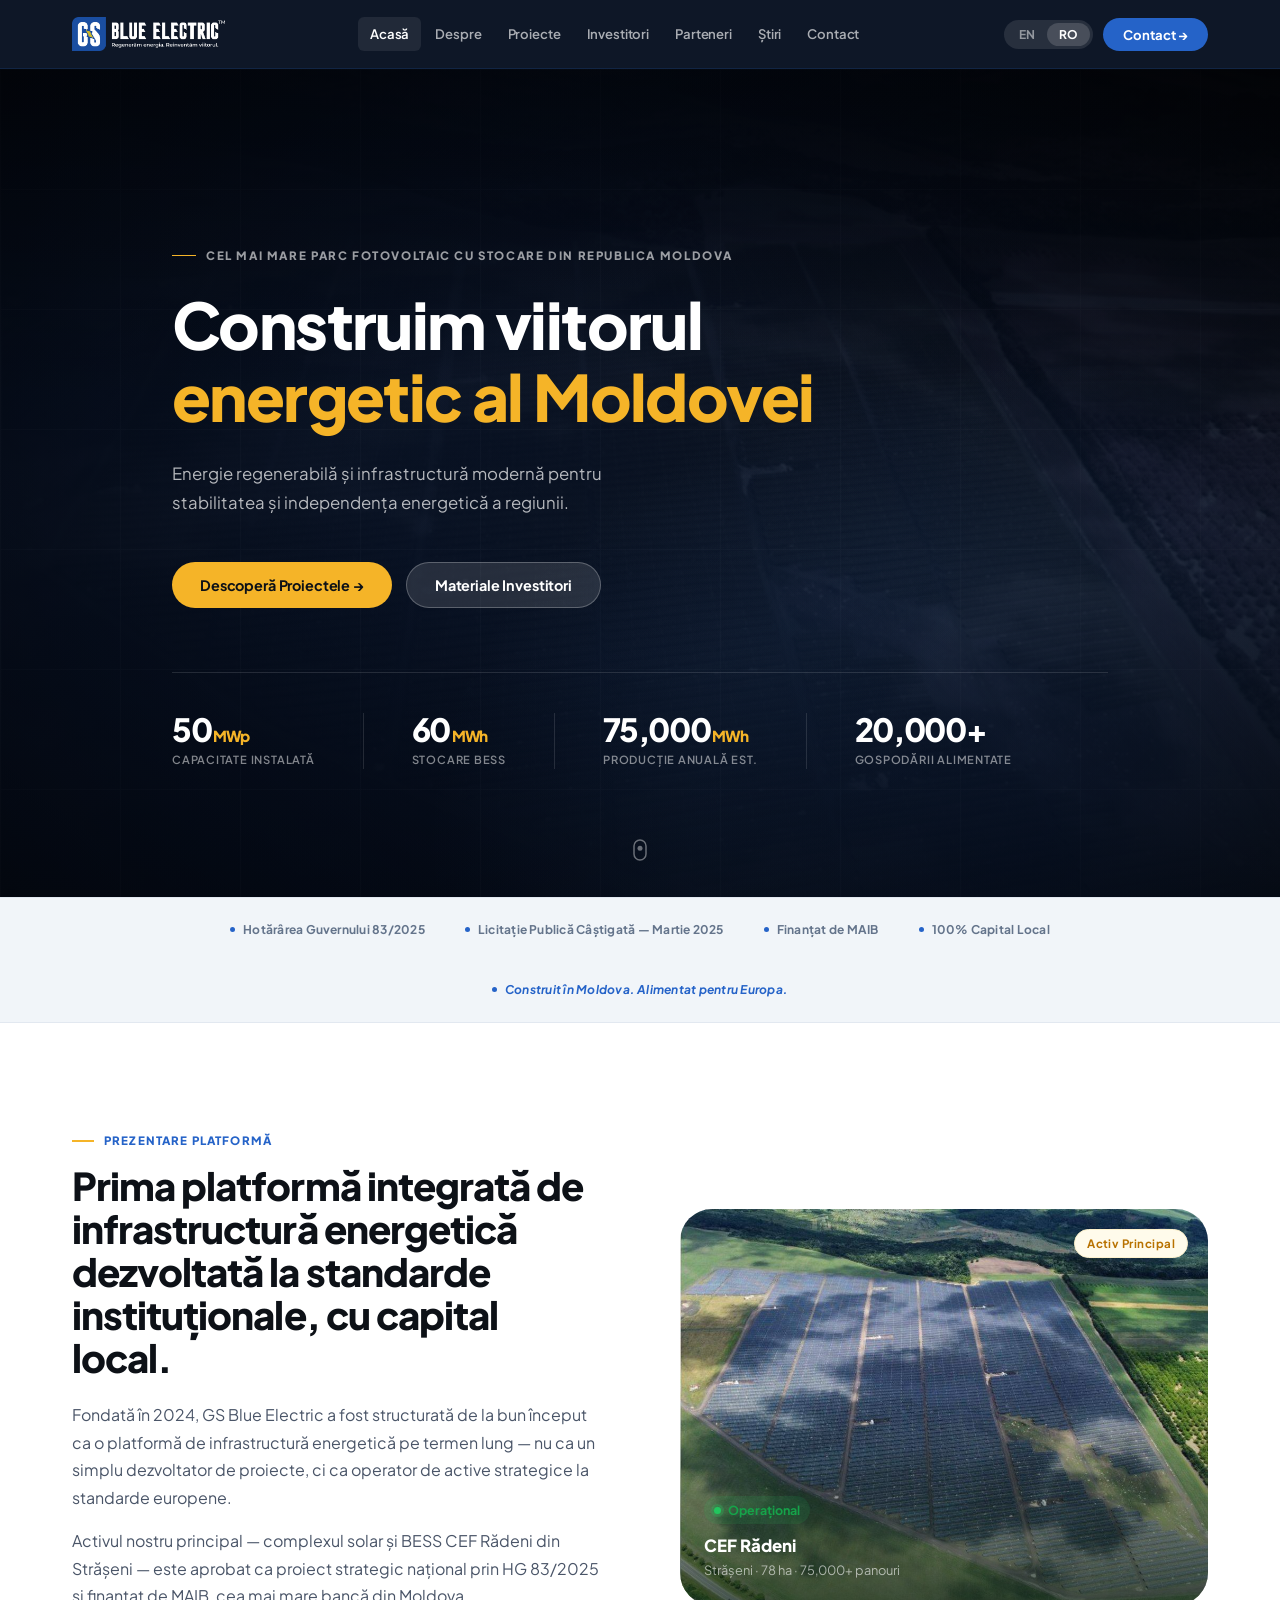
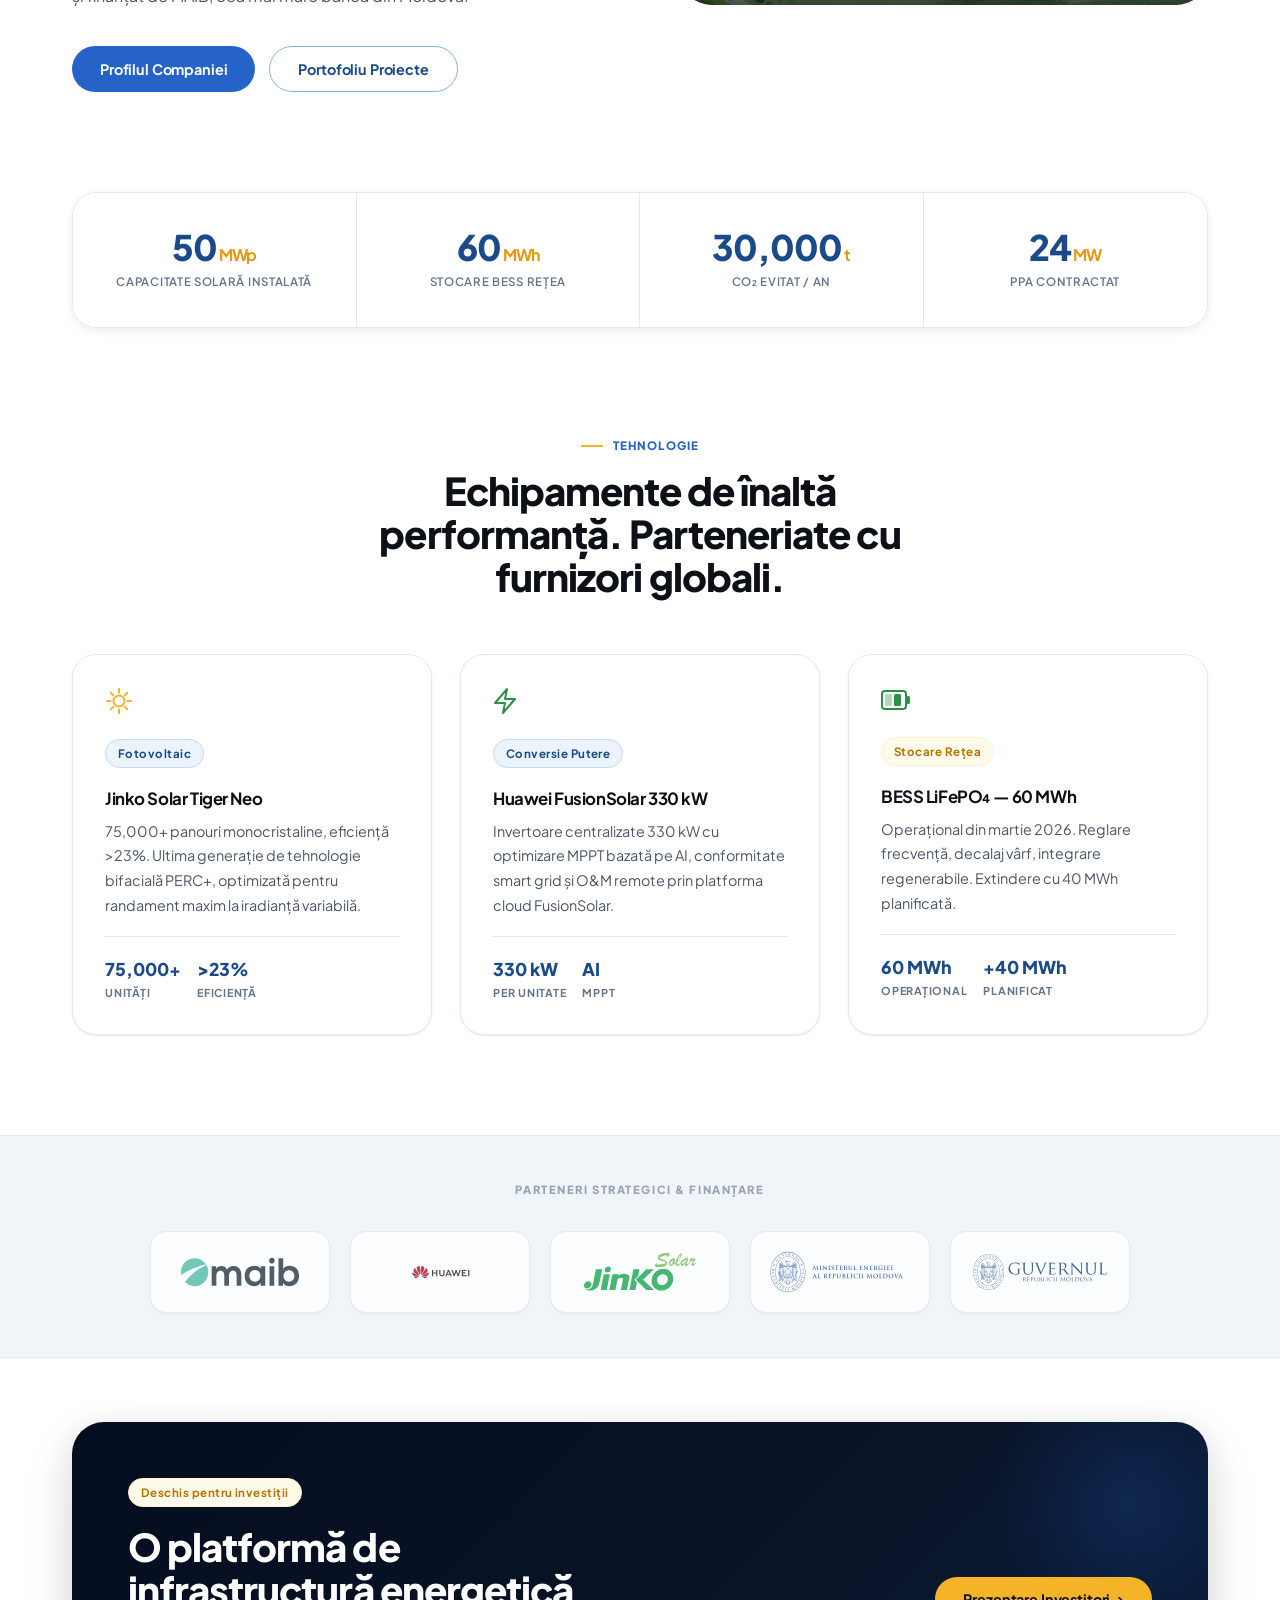
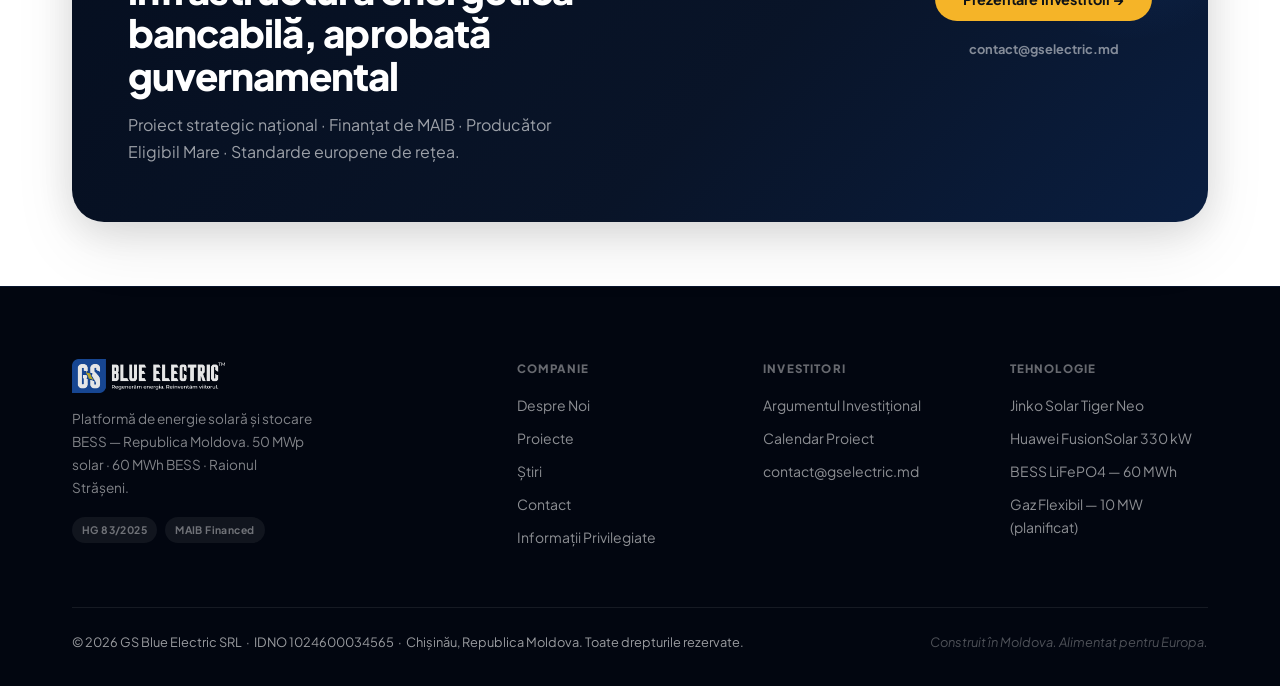
<file: index.html>
<!DOCTYPE html>
<html lang="ro">
<head>
<meta charset="UTF-8">
<meta name="viewport" content="width=device-width, initial-scale=1.0">

<!-- SEO: Title & Meta Description -->
<title>Parc Solar & Stocare BESS Moldova | GS Blue Electric</title>
<meta name="description" content="Cel mai mare parc solar cu stocare din Moldova — 50 MWp + 60 MWh BESS în Strășeni. Proiect strategic național aprobat prin HG 83/2025, finanțat de MAIB.">
<meta name="keywords" content="parc solar Moldova, stocare energie BESS Moldova, energie regenerabilă Moldova, CEF Rădeni, GS Blue Electric, solar fotovoltaic Moldova, investiții energie verde Moldova">
<meta name="robots" content="index, follow, max-snippet:-1, max-image-preview:large, max-video-preview:-1">
<meta name="author" content="GS Blue Electric SRL">
<meta name="theme-color" content="#050E1F">
<meta name="msapplication-TileColor" content="#050E1F">
<link rel="icon" type="image/svg+xml" href="favicon.svg">
<!-- SEO: Canonical -->
<link rel="canonical" href="https://gselectric.md/">

<!-- SEO: Hreflang — bilingual RO/EN -->
<link rel="alternate" hreflang="ro" href="https://gselectric.md/">
<link rel="alternate" hreflang="en" href="https://gselectric.md/en/">
<link rel="alternate" hreflang="x-default" href="https://gselectric.md/">

<!-- SEO: Open Graph — for LinkedIn, Facebook, press shares -->
<meta property="og:type" content="website">
<meta property="og:title" content="Parc Solar & Stocare BESS Moldova | GS Blue Electric">
<meta property="og:description" content="Cel mai mare parc solar cu stocare din Moldova — 50 MWp + 60 MWh BESS în Strășeni. Proiect strategic național aprobat prin HG 83/2025, finanțat de MAIB.">
<meta property="og:url" content="https://gselectric.md/">
<meta property="og:site_name" content="GS Blue Electric">
<meta property="og:locale" content="ro_MD">
<meta property="og:locale:alternate" content="en_US">
<meta property="og:image" content="https://gselectric.md/assets/images/cef_radeni_main.jpg">
<meta property="og:image:width" content="1200">
<meta property="og:image:height" content="630">
<meta property="og:image:alt" content="CEF Rădeni — Cel mai mare parc solar din Moldova, 50 MWp + 60 MWh BESS">

<!-- SEO: Twitter Card -->
<meta name="twitter:card" content="summary_large_image">
<meta name="twitter:title" content="Parc Solar & Stocare BESS Moldova | GS Blue Electric">
<meta name="twitter:description" content="Cel mai mare parc solar cu stocare din Moldova — 50 MWp + 60 MWh BESS în Strășeni. Proiect strategic național aprobat prin HG 83/2025, finanțat de MAIB.">
<meta name="twitter:image" content="https://gselectric.md/assets/images/cef_radeni_main.jpg">
<meta name="twitter:image:alt" content="CEF Rădeni parc solar Moldova">

<!-- SEO: Schema.org — Organization -->
<script type="application/ld+json">
{
  "@context": "https://schema.org",
  "@type": "Organization",
  "name": "GS Blue Electric SRL",
  "legalName": "GS Blue Electric SRL",
  "url": "https://gselectric.md",
  "logo": "https://gselectric.md/logo.png",
  "foundingDate": "2024",
  "description": "GS Blue Electric este operator al celui mai mare parc solar cu stocare din Moldova — CEF Rădeni, 50 MWp fotovoltaic + 60 MWh BESS LiFePO4, raionul Strășeni. Proiect strategic național aprobat prin HG 83/2025, finanțat de MAIB. Energie regenerabilă, stocare grid-scale și servicii de echilibrare rețea în Republica Moldova.",
  "address": {
    "@type": "PostalAddress",
    "addressLocality": "Chișinău",
    "addressRegion": "Municipiul Chișinău",
    "addressCountry": "MD"
  },
  "contactPoint": [
    {
      "@type": "ContactPoint",
      "email": "contact@gselectric.md",
      "telephone": "+373697868811",
      "contactType": "customer service",
      "availableLanguage": ["Romanian", "English"]
    }
  ],
  "sameAs": ["https://gselectric.md"],
  "knowsAbout": ["Solar Energy", "Battery Energy Storage Systems", "Renewable Energy Infrastructure", "Grid-Scale Energy Storage", "Moldova Energy Market"]
}
</script>

<!-- SEO: Schema.org — Energy Project (LocalBusiness) -->
<script type="application/ld+json">
{
  "@context": "https://schema.org",
  "@type": "LocalBusiness",
  "name": "GS Blue Electric — CEF Rădeni",
  "description": "Cel mai mare parc solar cu stocare din Moldova. 50 MWp fotovoltaic + 60 MWh BESS LiFePO4, raionul Strășeni, Republica Moldova. Producător Eligibil Mare, HG 83/2025.",
  "url": "https://gselectric.md",
  "telephone": "+373697868811",
  "email": "contact@gselectric.md",
  "address": {
    "@type": "PostalAddress",
    "addressLocality": "Rădeni",
    "addressRegion": "Strășeni",
    "addressCountry": "MD"
  },
  "geo": {
    "@type": "GeoCoordinates",
    "latitude": "47.15",
    "longitude": "28.57"
  },
  "openingHoursSpecification": {
    "@type": "OpeningHoursSpecification",
    "dayOfWeek": ["Monday","Tuesday","Wednesday","Thursday","Friday"],
    "opens": "09:00",
    "closes": "18:00"
  }
}
</script>

<!-- SEO: Schema.org — WebSite -->
<script type="application/ld+json">
{
  "@context": "https://schema.org",
  "@type": "WebSite",
  "name": "GS Blue Electric",
  "url": "https://gselectric.md",
  "inLanguage": ["ro", "en"],
  "description": "Platformă de infrastructură energetică din Moldova — parc solar CEF Rădeni 50 MWp + BESS 60 MWh"
}
</script>

<script>
(function(){
  try {
    document.documentElement.lang = localStorage.getItem("gsbe-lang") === "en" ? "en" : "ro";
  } catch(e) {}
})();
</script>

<!-- Fonts — with display=swap to prevent FOIT -->
<link rel="preconnect" href="https://fonts.googleapis.com">
<link rel="preconnect" href="https://fonts.gstatic.com" crossorigin>
<link href="https://fonts.googleapis.com/css2?family=Plus+Jakarta+Sans:wght@300;400;500;600;700;800&display=swap" rel="stylesheet">
<link rel="stylesheet" href="assets/css/styles.css?v=6">
</head>
<body data-page="home">


<!-- ══ NAV ═══════════════════════════════════════════════════════ -->
<a href="#main-content" class="skip-link">Sari la conținut principal</a>
<nav id="mainNav" role="navigation" aria-label="Navigare principală">
  <div class="nav-inner">
    <a href="index.html" class="nav-brand" aria-label="GS Blue Electric home">
      <img src="assets/images/gsbe_logo.png?v=4" alt="GS Blue Electric" class="site-logo site-logo-nav">
    </a>
    <div class="nav-links">
      <a href="index.html" id="nav-home" data-en="Home" data-ro="Acasă">Acasă</a>
      <a href="about.html" id="nav-about" data-en="About" data-ro="Despre">Despre</a>
      <a href="projects.html" id="nav-projects" data-en="Projects" data-ro="Proiecte">Proiecte</a>
      <a href="investors.html" id="nav-investors" data-en="Investors" data-ro="Investitori">Investitori</a>
      <a href="partners.html" id="nav-partners" data-en="Partners" data-ro="Parteneri">Parteneri</a>
      <a href="news.html" id="nav-news" data-en="News" data-ro="Știri">Știri</a>
      <a href="contact.html" id="nav-contact" data-en="Contact" data-ro="Contact">Contact</a>
    </div>
    <div class="nav-right">
      <div class="lang-btn">
        <button id="btn-en" onclick="setLang('en')" aria-label="Switch to English">EN</button>
        <button id="btn-ro" class="active" onclick="setLang('ro')" aria-label="Comută în Română" aria-current="true">RO</button>
      </div>
      <button class="nav-cta" onclick="showPage('contact')" data-en="Contact →" data-ro="Contact →" aria-label="Contactați-ne">Contact →</button>
    </div>
    <button class="hamburger" onclick="toggleMobile()" aria-label="Deschide meniu" aria-expanded="false" aria-controls="mobileMenu" id="hamburgerBtn">
      <span aria-hidden="true"></span><span aria-hidden="true"></span><span aria-hidden="true"></span>
    </button>
  </div>
</nav>
<div class="mobile-menu" id="mobileMenu">
  <a href="index.html" data-en="Home" data-ro="Acasă">Acasă</a>
  <a href="about.html" data-en="About" data-ro="Despre">Despre</a>
  <a href="projects.html" data-en="Projects" data-ro="Proiecte">Proiecte</a>
  <a href="investors.html" data-en="Investors" data-ro="Investitori">Investitori</a>
  <a href="partners.html" data-en="Partners" data-ro="Parteneri">Parteneri</a>
  <a href="news.html" data-en="News" data-ro="Știri">Știri</a>
  <a href="contact.html" data-en="Contact" data-ro="Contact">Contact</a>
</div>

<!-- ═══════════════════════════════════════════════════════════════
     HOME
═══════════════════════════════════════════════════════════════ -->

<main id="main-content">
<div class="page active" id="page-home" data-section="home">

<section class="hero">
  <div class="hero-photo"></div>
  <div class="hero-grad1"></div>
  <div class="hero-grad2"></div>
  <div class="hero-grid"></div>
  <div class="hero-glow"></div>
  <div class="hero-glow2"></div>
  <div class="hero-vignette"></div>
  <div class="container hero-content">
    <div class="hero-eyebrow" data-en="Moldova's Largest Solar Energy Park with Storage" data-ro="Cel mai mare parc fotovoltaic cu stocare din Republica Moldova">Cel mai mare parc fotovoltaic cu stocare din Republica Moldova</div>
    <h1 data-en="Building Moldova's<br><span style='color:#F5B428'>Energy Future</span>" data-ro="Construim viitorul<br><span style='color:#F5B428'>energetic al Moldovei</span>">Construim viitorul<br><span style="color:#F5B428">energetic al Moldovei</span></h1>
    <p class="hero-sub" data-en="Renewable energy and modern infrastructure for the energy stability and independence of the region." data-ro="Energie regenerabilă și infrastructură modernă pentru stabilitatea și independența energetică a regiunii.">Energie regenerabilă și infrastructură modernă pentru stabilitatea și independența energetică a regiunii.</p>
    <div class="hero-actions">
      <button class="btn btn-amber" onclick="showPage('projects')" data-en="Explore Projects →" data-ro="Descoperă Proiectele →">Descoperă Proiectele →</button>
      <button class="btn btn-ghost" onclick="showPage('investors')" data-en="Investor Materials" data-ro="Materiale Investitori">Materiale Investitori</button>
    </div>
    <div class="hero-kpis">
      <div class="hero-kpi"><div class="hero-kpi-num">50<span class="hero-kpi-unit"> MWp</span></div><div class="hero-kpi-lbl" data-en="Installed Capacity" data-ro="Capacitate Instalată">Capacitate Instalată</div></div>
      <div class="hero-kpi"><div class="hero-kpi-num">60<span class="hero-kpi-unit"> MWh</span></div><div class="hero-kpi-lbl" data-en="BESS Storage" data-ro="Stocare BESS">Stocare BESS</div></div>
      <div class="hero-kpi"><div class="hero-kpi-num">75,000<span class="hero-kpi-unit"> MWh</span></div><div class="hero-kpi-lbl" data-en="Annual Production Est." data-ro="Producție Anuală Est.">Producție Anuală Est.</div></div>
      <div class="hero-kpi"><div class="hero-kpi-num">20,000+</div><div class="hero-kpi-lbl" data-en="Homes Powered" data-ro="Gospodării Alimentate">Gospodării Alimentate</div></div>
    </div>
  </div>
  <div class="hero-scroll"><svg width="14" height="22" viewBox="0 0 14 22" fill="none"><rect x="1" y="1" width="12" height="20" rx="6" stroke="white" stroke-width="1.5" stroke-opacity=".4"/><circle cx="7" cy="6" r="2.5" fill="white" fill-opacity=".4"><animate attributeName="cy" values="6;14;6" dur="2s" repeatCount="indefinite"/></circle></svg></div>
</section>

<div class="trust-bar">
  <div class="trust-inner">
    <div class="trust-item"><div class="trust-dot"></div><span data-en="Government Decision 83/2025" data-ro="Hotărârea Guvernului 83/2025">Hotărârea Guvernului 83/2025</span></div>
    <div class="trust-item"><div class="trust-dot"></div><span data-en="Public Auction Won — March 2025" data-ro="Licitație Publică Câștigată — Martie 2025">Licitație Publică Câștigată — Martie 2025</span></div>
    <div class="trust-item"><div class="trust-dot"></div><span data-en="Financed by MAIB" data-ro="Finanțat de MAIB">Finanțat de MAIB</span></div>
    <div class="trust-item"><div class="trust-dot"></div><span data-en="100% Local Capital" data-ro="100% Capital Local">100% Capital Local</span></div>
    <div class="trust-item" style="color:var(--green-400);font-style:italic"><div class="trust-dot"></div><span data-en="Built in Moldova. Powered for Europe." data-ro="Construit în Moldova. Alimentat pentru Europa.">Construit în Moldova. Alimentat pentru Europa.</span></div>
  </div>
</div>

<!-- Platform Overview -->
<section class="section">
  <div class="container">
    <div class="g2" style="gap:80px">
      <div class="reveal">
        <div class="section-label" data-en="Platform Overview" data-ro="Prezentare Platformă">Prezentare Platformă</div>
        <h2 style="margin-bottom:22px" data-en="The first institutional-grade energy infrastructure platform built with Moldovan capital" data-ro="Prima platformă integrată de infrastructură energetică dezvoltată la standarde instituționale, cu capital local.">Prima platformă integrată de infrastructură energetică dezvoltată la standarde instituționale, cu capital local.</h2>
        <p style="margin-bottom:16px" data-en="Founded in 2024, GS Blue Electric was structured from the outset as a long-term energy infrastructure platform — not a project developer, but a strategic asset operator built to European standards." data-ro="Fondată în 2024, GS Blue Electric a fost structurată de la bun început ca o platformă de infrastructură energetică pe termen lung — nu ca un simplu dezvoltator de proiecte, ci ca operator de active strategice la standarde europene.">Fondată în 2024, GS Blue Electric a fost structurată de la bun început ca o platformă de infrastructură energetică pe termen lung — nu ca un simplu dezvoltator de proiecte, ci ca operator de active strategice la standarde europene.</p>
        <p style="margin-bottom:36px" data-en="Our flagship asset — the CEF Rădeni solar and BESS complex in Strășeni — is approved as a national strategic project by Government Decision 83/2025 and financed by MAIB, Moldova's largest bank." data-ro="Activul nostru principal — complexul solar și BESS CEF Rădeni din Strășeni — este aprobat ca proiect strategic național prin HG 83/2025 și finanțat de MAIB, cea mai mare bancă din Moldova.">Activul nostru principal — complexul solar și BESS CEF Rădeni din Strășeni — este aprobat ca proiect strategic național prin HG 83/2025 și finanțat de MAIB, cea mai mare bancă din Moldova.</p>
        <div style="display:flex;gap:14px;flex-wrap:wrap">
          <button class="btn btn-primary" onclick="showPage('about')" data-en="Company Profile" data-ro="Profilul Companiei">Profilul Companiei</button>
          <button class="btn btn-outline" onclick="showPage('projects')" data-en="Project Portfolio" data-ro="Portofoliu Proiecte">Portofoliu Proiecte</button>
        </div>
      </div>
      <div class="reveal d1">
                <div style="position:relative;border-radius:var(--r-xl);overflow:hidden">
          <div style="aspect-ratio:4/3;box-shadow:var(--shadow-lg);cursor:pointer" onclick="window.location.href='cef-radeni.html'">
            <img src="assets/images/img_002.jpg" alt="CEF Rădeni" style="width:100%;height:100%;object-fit:cover;display:block">
            <div style="position:absolute;inset:0;background:linear-gradient(to top,rgba(13,35,24,.72) 0%,transparent 55%)"></div>
            <div style="position:absolute;bottom:24px;left:24px;right:24px">
              <div class="status status-op" style="margin-bottom:8px"><div class="status-dot"></div><span data-en="Operational" data-ro="Operațional">Operațional</span></div>
              <div style="font-size:1.05rem;font-weight:800;color:var(--white)">CEF Rădeni</div>
              <div style="font-size:.8rem;color:rgba(255,255,255,.6)" data-en="Strășeni · 78 ha · 75,000+ panels" data-ro="Strășeni · 78 ha · 75,000+ panouri">Strășeni · 78 ha · 75,000+ panouri</div>
            </div>
            <div style="position:absolute;top:20px;right:20px"><span class="tag tag-amber" data-en="Flagship Asset" data-ro="Activ Principal">Activ Principal</span></div>
          </div>
        </div>
      </div>
    </div>
  </div>
</section>

<!-- Stats -->
<div>
  <div class="container" style="padding-top:0;padding-bottom:0">
    <div class="stat-strip reveal">
      <div class="stat-cell"><div class="stat-num">50<span class="stat-unit"> MWp</span></div><div class="stat-lbl" data-en="Solar Installed Capacity" data-ro="Capacitate Solară Instalată">Capacitate Solară Instalată</div></div>
      <div class="stat-cell"><div class="stat-num">60<span class="stat-unit"> MWh</span></div><div class="stat-lbl" data-en="BESS Grid Storage" data-ro="Stocare BESS Rețea">Stocare BESS Rețea</div></div>
      <div class="stat-cell"><div class="stat-num">30,000<span class="stat-unit"> t</span></div><div class="stat-lbl" data-en="CO₂ Avoided / Year" data-ro="CO₂ Evitat / An">CO₂ Evitat / An</div></div>
      <div class="stat-cell"><div class="stat-num">24<span class="stat-unit"> MW</span></div><div class="stat-lbl" data-en="PPA Contracted" data-ro="PPA Contractat">PPA Contractat</div></div>
    </div>
  </div>
</div>

<!-- Technology -->
<section class="section">
  <div class="container">
    <div style="text-align:center;max-width:620px;margin:0 auto 56px" class="reveal">
      <div class="section-label" style="justify-content:center" data-en="Technology" data-ro="Tehnologie">Tehnologie</div>
      <h2 data-en="High-performance equipment. Partnerships with global suppliers." data-ro="Echipamente de înaltă performanță. Parteneriate cu furnizori globali.">Echipamente de înaltă performanță. Parteneriate cu furnizori globali.</h2>
    </div>
    <div class="g3 reveal">
      <div class="card">
        <div style="margin-bottom:16px"><svg width="28" height="28" viewBox="0 0 28 28" fill="none" xmlns="http://www.w3.org/2000/svg">
  <circle cx="14" cy="14" r="5.5" stroke="#F5B428" stroke-width="2"/>
  <line x1="14" y1="2" x2="14" y2="5.5" stroke="#F5B428" stroke-width="2" stroke-linecap="round"/>
  <line x1="14" y1="22.5" x2="14" y2="26" stroke="#F5B428" stroke-width="2" stroke-linecap="round"/>
  <line x1="2" y1="14" x2="5.5" y2="14" stroke="#F5B428" stroke-width="2" stroke-linecap="round"/>
  <line x1="22.5" y1="14" x2="26" y2="14" stroke="#F5B428" stroke-width="2" stroke-linecap="round"/>
  <line x1="5.757" y1="5.757" x2="8.282" y2="8.282" stroke="#F5B428" stroke-width="2" stroke-linecap="round"/>
  <line x1="19.718" y1="19.718" x2="22.243" y2="22.243" stroke="#F5B428" stroke-width="2" stroke-linecap="round"/>
  <line x1="22.243" y1="5.757" x2="19.718" y2="8.282" stroke="#F5B428" stroke-width="2" stroke-linecap="round"/>
  <line x1="8.282" y1="19.718" x2="5.757" y2="22.243" stroke="#F5B428" stroke-width="2" stroke-linecap="round"/>
</svg></div>
        <span class="tag tag-green" style="margin-bottom:12px" data-en="Photovoltaic" data-ro="Fotovoltaic">Fotovoltaic</span>
        <h4 style="margin:10px 0">Jinko Solar Tiger Neo</h4>
        <p style="font-size:.9rem" data-en="75,000+ monocrystalline panels, efficiency >23%. Latest generation bifacial PERC+ technology, optimized for maximum yield at variable irradiance." data-ro="75,000+ panouri monocristaline, eficiență >23%. Ultima generație de tehnologie bifacială PERC+, optimizată pentru randament maxim la iradianță variabilă.">75,000+ panouri monocristaline, eficiență >23%. Ultima generație de tehnologie bifacială PERC+, optimizată pentru randament maxim.</p>
        <div style="display:flex;gap:16px;margin-top:18px;padding-top:18px;border-top:1px solid var(--gray-100)">
          <div><div style="font-size:1.1rem;font-weight:800;color:var(--green-500)">75,000+</div><div style="font-size:.68rem;color:var(--gray-400);text-transform:uppercase;letter-spacing:.07em;font-weight:700" data-en="Units" data-ro="Unități">Unități</div></div>
          <div><div style="font-size:1.1rem;font-weight:800;color:var(--green-500)">>23%</div><div style="font-size:.68rem;color:var(--gray-400);text-transform:uppercase;letter-spacing:.07em;font-weight:700" data-en="Efficiency" data-ro="Eficiență">Eficiență</div></div>
        </div>
      </div>
      <div class="card">
        <div style="margin-bottom:16px"><svg width="24" height="28" viewBox="0 0 24 28" fill="none" xmlns="http://www.w3.org/2000/svg">
  <path d="M14 2L2 16H12L10 26L22 12H12L14 2Z" stroke="#2A9147" stroke-width="2" stroke-linejoin="round" fill="none"/>
</svg></div>
        <span class="tag tag-green" style="margin-bottom:12px" data-en="Power Conversion" data-ro="Conversie Putere">Conversie Putere</span>
        <h4 style="margin:10px 0">Huawei FusionSolar 330 kW</h4>
        <p style="font-size:.9rem" data-en="Centralized 330 kW inverters with AI-powered MPPT optimization, smart grid compliance, and remote O&M via FusionSolar cloud platform." data-ro="Invertoare centralizate 330 kW cu optimizare MPPT bazată pe AI, conformitate smart grid și O&M remote prin platforma cloud FusionSolar.">Invertoare centralizate 330 kW cu optimizare MPPT AI, conformitate smart grid și O&M remote prin platforma cloud FusionSolar.</p>
        <div style="display:flex;gap:16px;margin-top:18px;padding-top:18px;border-top:1px solid var(--gray-100)">
          <div><div style="font-size:1.1rem;font-weight:800;color:var(--green-500)">330 kW</div><div style="font-size:.68rem;color:var(--gray-400);text-transform:uppercase;letter-spacing:.07em;font-weight:700" data-en="Per Unit" data-ro="Per Unitate">Per Unitate</div></div>
          <div><div style="font-size:1.1rem;font-weight:800;color:var(--green-500)">AI</div><div style="font-size:.68rem;color:var(--gray-400);text-transform:uppercase;letter-spacing:.07em;font-weight:700">MPPT</div></div>
        </div>
      </div>
      <div class="card">
        <div style="margin-bottom:16px"><svg width="30" height="26" viewBox="0 0 30 26" fill="none" xmlns="http://www.w3.org/2000/svg">
  <rect x="1" y="4" width="24" height="18" rx="3" stroke="#2A9147" stroke-width="2"/>
  <rect x="25" y="9" width="4" height="8" rx="1.5" fill="#2A9147"/>
  <rect x="4" y="7" width="7" height="12" rx="1.5" fill="#2A9147" opacity="0.35"/>
  <rect x="13" y="7" width="7" height="12" rx="1.5" fill="#2A9147"/>
</svg></div>
        <span class="tag tag-amber" style="margin-bottom:12px" data-en="Grid Storage" data-ro="Stocare Rețea">Stocare Rețea</span>
        <h4 style="margin:10px 0" data-en="BESS LiFePO₄ — 60 MWh" data-ro="BESS LiFePO₄ — 60 MWh">BESS LiFePO₄ — 60 MWh</h4>
        <p style="font-size:.9rem" data-en="Operational since March 2026. Frequency regulation, peak shifting, renewable integration. 40 MWh expansion planned." data-ro="Operațional din martie 2026. Reglare frecvență, decalaj vârf, integrare regenerabile. Extindere cu 40 MWh planificată.">Operațional din martie 2026. Reglare frecvență, decalaj vârf, integrare regenerabile. Extindere cu 40 MWh planificată.</p>
        <div style="display:flex;gap:16px;margin-top:18px;padding-top:18px;border-top:1px solid var(--gray-100)">
          <div><div style="font-size:1.1rem;font-weight:800;color:var(--green-500)">60 MWh</div><div style="font-size:.68rem;color:var(--gray-400);text-transform:uppercase;letter-spacing:.07em;font-weight:700" data-en="Operational" data-ro="Operațional">Operațional</div></div>
          <div><div style="font-size:1.1rem;font-weight:800;color:var(--green-500)">+40 MWh</div><div style="font-size:.68rem;color:var(--gray-400);text-transform:uppercase;letter-spacing:.07em;font-weight:700" data-en="Planned" data-ro="Planificat">Planificat</div></div>
        </div>
      </div>
    </div>
  </div>
</section>

<!-- Partners -->
<div style="background:var(--gray-50);border-top:1px solid var(--gray-100);border-bottom:1px solid var(--gray-100);padding:44px 0">
  <div class="container">
    <p style="text-align:center;font-size:.7rem;font-weight:800;letter-spacing:.14em;text-transform:uppercase;color:var(--gray-300);margin-bottom:32px" data-en="STRATEGIC PARTNERS & FINANCING" data-ro="PARTENERI STRATEGICI & FINANȚARE">PARTENERI STRATEGICI & FINANȚARE</p>
    <div class="partner-strip">
      <div class="partner-logo"><img src="assets/images/maib_logo.svg" alt="MAIB" style="height:38px;width:auto;display:block"></div>
      <div class="partner-logo"><img src="assets/images/huawei_logo.svg" alt="Huawei" style="height:56px;width:auto;display:block"></div>
      <div class="partner-logo"><img src="assets/images/jinko_logo.svg" alt="Jinko Solar" style="height:36px;width:auto;display:block"></div>
      <div class="partner-logo"><span data-ro="<img src='assets/images/minister_ro_logo.svg' alt='Ministerul Energiei RM' style='height:44px;width:auto;display:block'>" data-en="<img src='assets/images/minister_en_logo.svg' alt='Ministry of Energy RM' style='height:44px;width:auto;display:block'>"><img src="assets/images/minister_ro_logo.svg" alt="Ministerul Energiei RM" style="height:44px;width:auto;display:block"></span></div>
      <div class="partner-logo"><span data-ro="<img src='assets/images/rm_gov_logo_ro.svg' alt='Guvernul Republicii Moldova' style='height:42px;width:auto;display:block'>" data-en="<img src='assets/images/rm_gov_logo_en.svg' alt='Government of Moldova' style='height:42px;width:auto;display:block'>"><img src="assets/images/rm_gov_logo_ro.svg" alt="Guvernul Republicii Moldova" style="height:42px;width:auto;display:block"></span></div>
    </div>
  </div>
</div>

<!-- CTA -->
<section class="section-sm">
  <div class="container">
    <div class="panel-dark reveal">
      <div style="position:relative;z-index:1;display:flex;align-items:center;justify-content:space-between;flex-wrap:wrap;gap:36px">
        <div>
          <span class="tag tag-amber" style="margin-bottom:18px" data-en="Open for institutional investment" data-ro="Deschis pentru investiții">Deschis pentru investiții</span>
          <h2 style="color:var(--white);max-width:520px;margin-bottom:14px" data-en="A bankable, government-approved energy infrastructure platform" data-ro="O platformă de infrastructură energetică bancabilă, aprobată guvernamental">O platformă de infrastructură energetică bancabilă, aprobată guvernamental</h2>
          <p style="color:rgba(255,255,255,.6);max-width:460px" data-en="National strategic project · MAIB-financed · Large Eligible Producer · European grid standards." data-ro="Proiect strategic național · Finanțat de MAIB · Producător Eligibil Mare · Standarde europene de rețea.">Proiect strategic național · Finanțat de MAIB · Producător Eligibil Mare · Standarde europene de rețea.</p>
        </div>
        <div style="display:flex;flex-direction:column;gap:12px;flex-shrink:0">
          <button class="btn btn-amber" onclick="showPage('investors')" data-en="Investor Overview →" data-ro="Prezentare Investitori →">Prezentare Investitori →</button>
          <a href="mailto:contact@gselectric.md" style="text-align:center;font-size:.8rem;font-weight:700;color:rgba(255,255,255,.5);padding:6px">contact@gselectric.md</a>
        </div>
      </div>
    </div>
  </div>
</section>
</div><!-- /home -->

<!-- ═══════════════════════════════════════════════════════════════ ABOUT -->
</main>
<footer aria-label="Footer">
  <div class="container">
    <div class="footer-grid">
      <div><img src="assets/images/gsbe_logo.png?v=4" alt="GS Blue Electric" class="site-logo site-logo-footer"><p style="font-size:.85rem;max-width:240px;line-height:1.7;color:rgba(255,255,255,.5)" data-en="Institutional-grade energy infrastructure platform. 50 MWp solar · 60 MWh BESS · Republic of Moldova." data-ro="Platformă de energie solară și stocare BESS — Republica Moldova. 50 MWp solar · 60 MWh BESS · Raionul Strășeni.">Platformă de energie solară și stocare BESS — Republica Moldova. 50 MWp solar · 60 MWh BESS · Raionul Strășeni.</p><div style="margin-top:18px;display:flex;gap:8px;flex-wrap:wrap"><span style="background:rgba(255,255,255,.06);color:rgba(255,255,255,.4);font-size:.65rem;padding:4px 10px;border-radius:20px;font-weight:700;letter-spacing:.04em">HG 83/2025</span><span style="background:rgba(255,255,255,.06);color:rgba(255,255,255,.4);font-size:.65rem;padding:4px 10px;border-radius:20px;font-weight:700;letter-spacing:.04em">MAIB Financed</span></div></div>
      <div class="footer-col"><h6 data-en="Company" data-ro="Companie">Companie</h6><a href="about.html" data-en="About Us" data-ro="Despre Noi">Despre Noi</a><a href="projects.html" data-en="Projects" data-ro="Proiecte">Proiecte</a><a href="news.html" data-en="News" data-ro="Știri">Știri</a><a href="contact.html" data-en="Contact" data-ro="Contact">Contact</a><a href="privileged-information.html" data-en="Privileged Information" data-ro="Informații Privilegiate">Informații Privilegiate</a></div>
      <div class="footer-col"><h6 data-en="Investors" data-ro="Investitori">Investitori</h6><a href="investors.html" data-en="Investment Case" data-ro="Argumentul Investițional">Argumentul Investițional</a><a href="investors.html" data-en="Project Timeline" data-ro="Calendar Proiect">Calendar Proiect</a><a href="mailto:contact@gselectric.md">contact@gselectric.md</a></div>
      <div class="footer-col"><h6 data-en="Technology" data-ro="Tehnologie">Tehnologie</h6><a>Jinko Solar Tiger Neo</a><a>Huawei FusionSolar 330 kW</a><a>BESS LiFePO4 — 60 MWh</a><a data-en="Flexible Gas — 10 MW (planned)" data-ro="Gaz Flexibil — 10 MW (planificat)">Gaz Flexibil — 10 MW (planificat)</a></div>
    </div>
    <div class="footer-bottom"><span>© 2026 GS Blue Electric SRL &nbsp;·&nbsp; IDNO 1024600034565 &nbsp;·&nbsp; Chișinău, Republica Moldova. <span data-en="All rights reserved." data-ro="Toate drepturile rezervate.">Toate drepturile rezervate.</span></span><span style="color:rgba(255,255,255,.3);font-style:italic;font-size:.8rem" data-en="Built in Moldova. Powered for Europe." data-ro="Construit în Moldova. Alimentat pentru Europa.">Construit în Moldova. Alimentat pentru Europa.</span></div>
  </div>
</footer>
<script src="assets/js/main.js?v=2"></script>
</body></html>
</file>
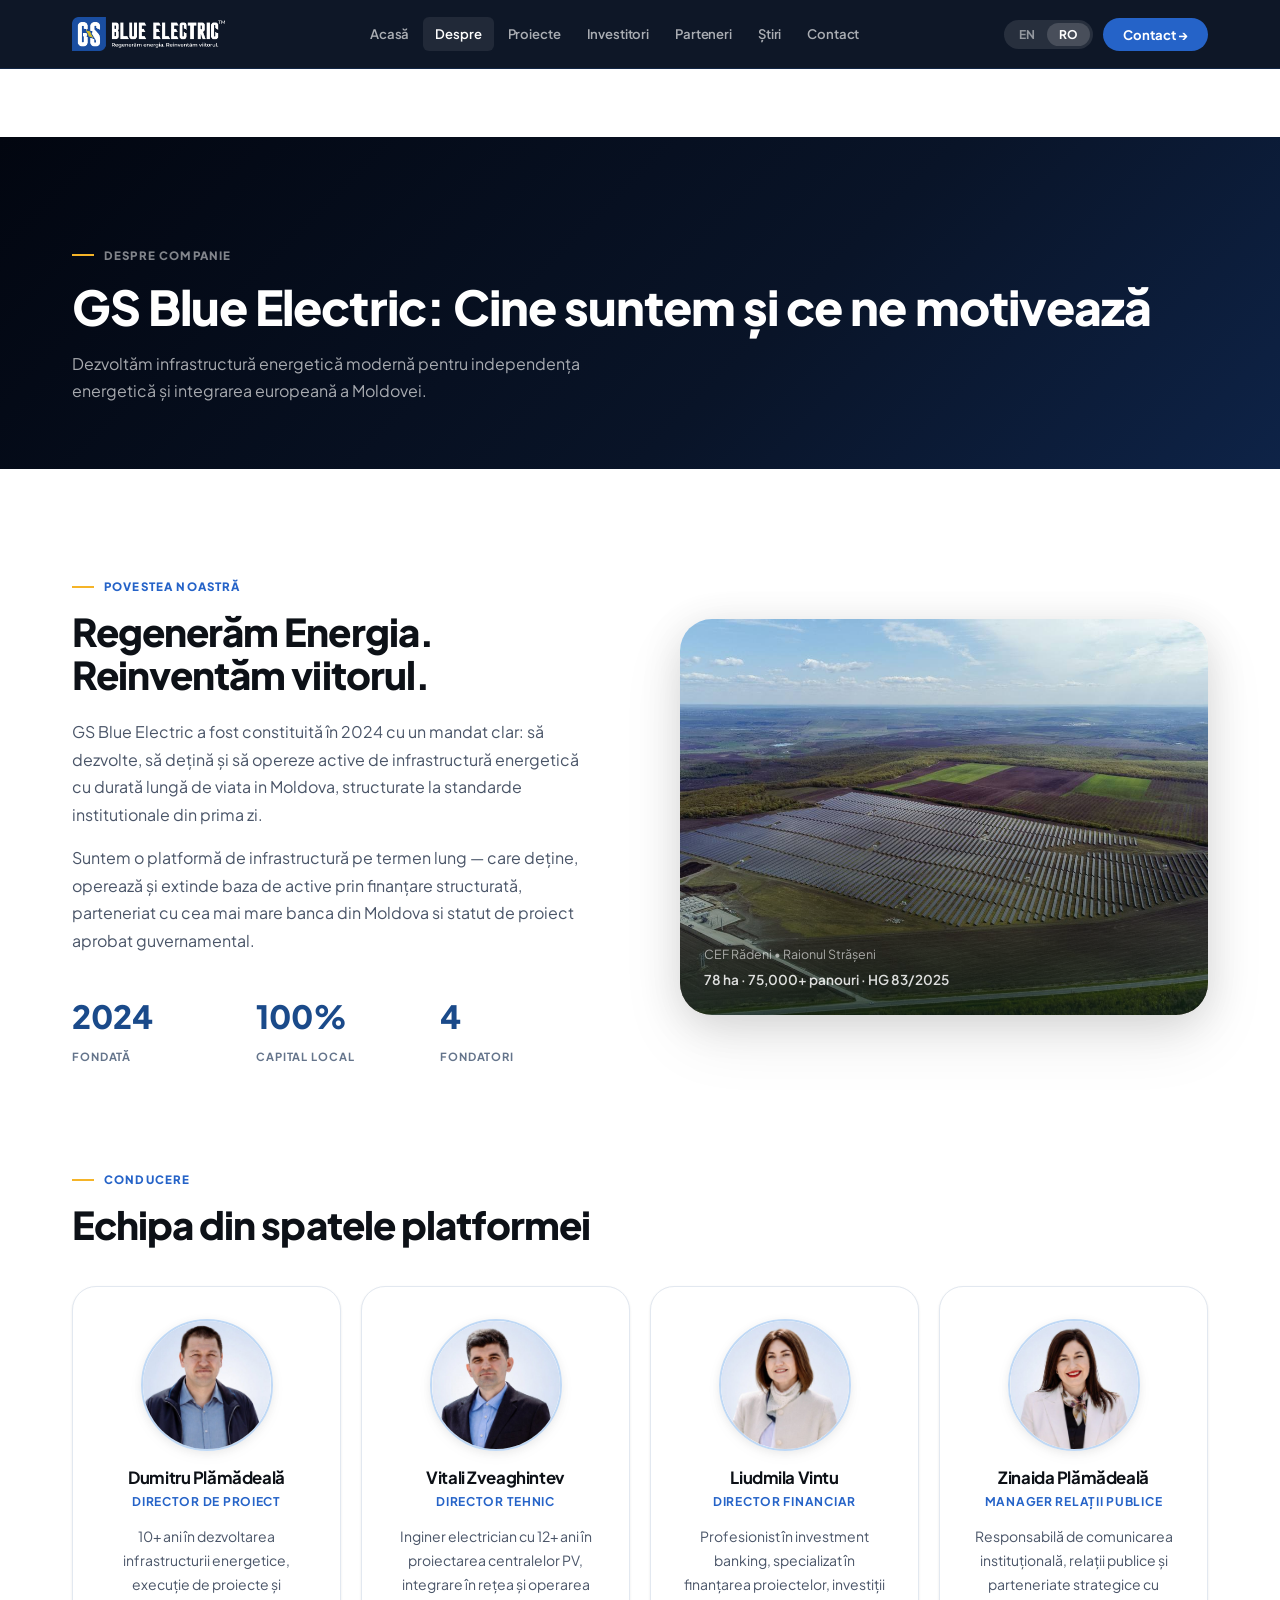
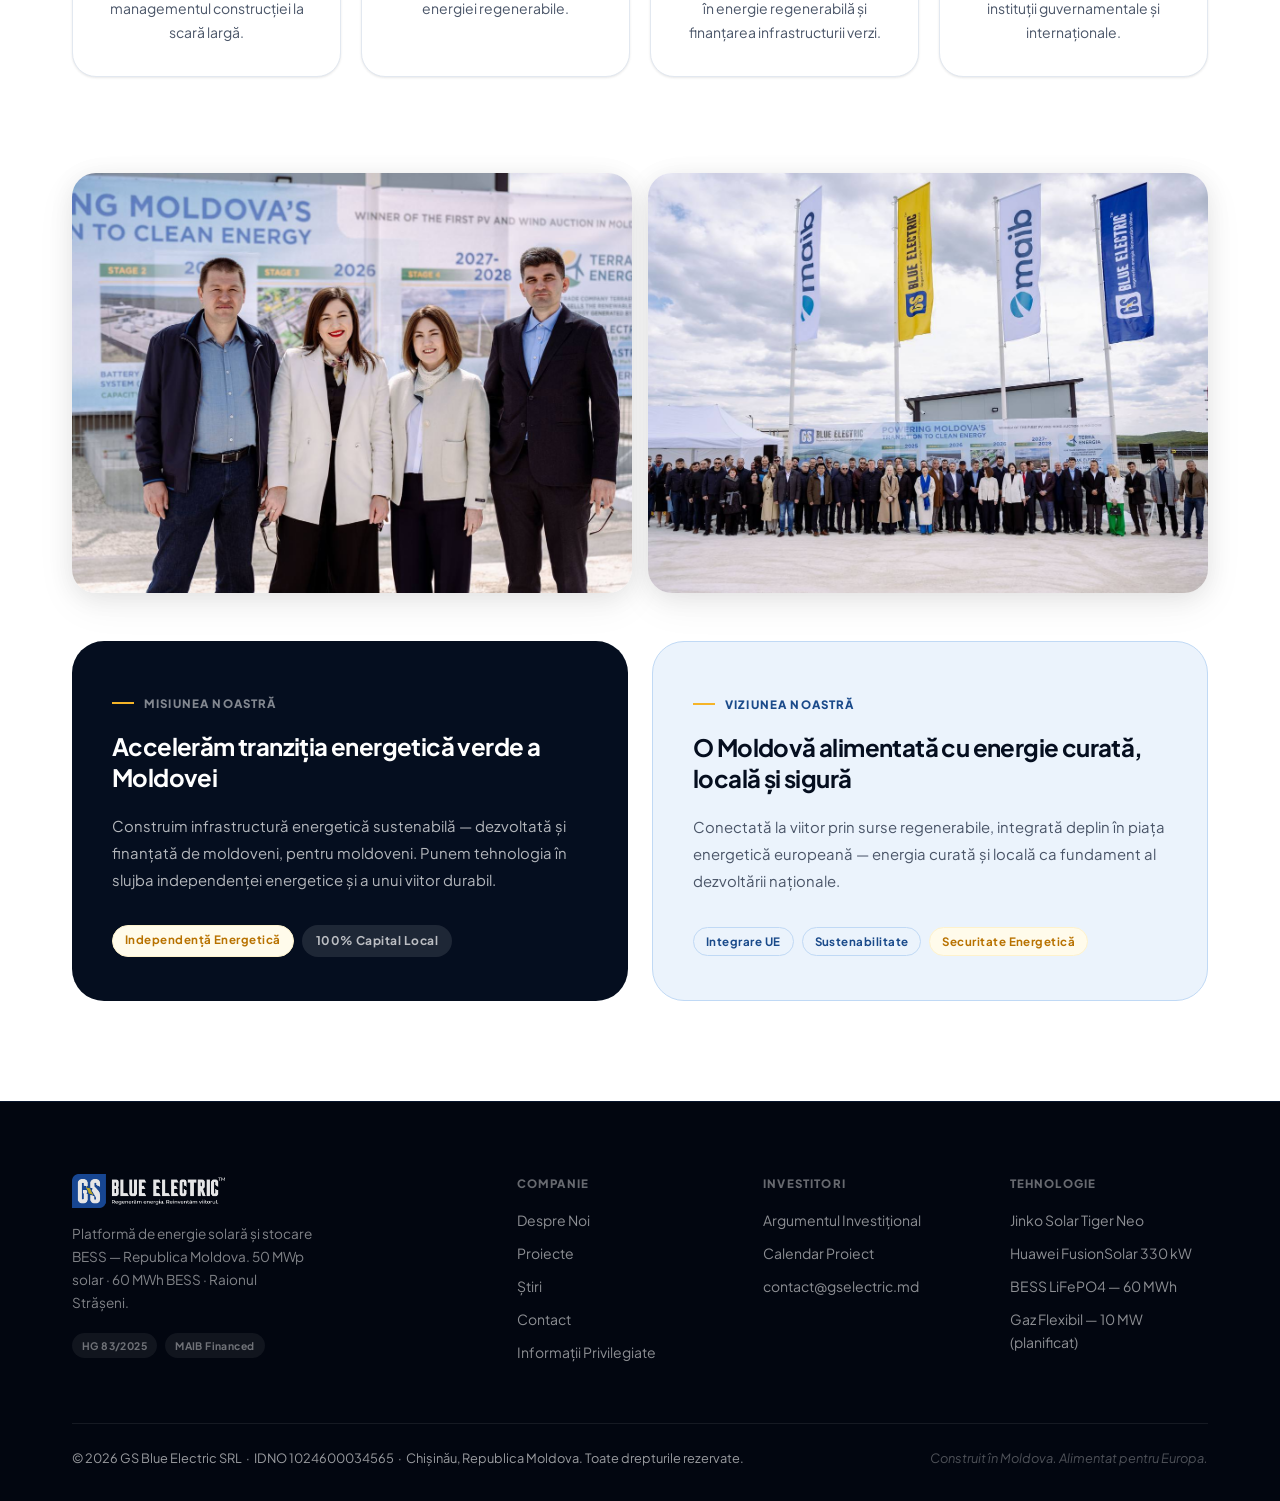
<file: about.html>
<!DOCTYPE html>
<html lang="ro">
<head>
<meta charset="UTF-8">
<meta name="viewport" content="width=device-width, initial-scale=1.0">

<!-- SEO: Title & Meta Description -->
<title>Despre GS Blue Electric | Energie regenerabilă Moldova</title>
<meta name="description" content="GS Blue Electric dezvoltă infrastructură energetică modernă pentru independența energetică a Moldovei: solar, BESS și active operate la standarde europene.">
<meta name="keywords" content="parc solar Moldova, stocare energie BESS Moldova, energie regenerabilă Moldova, CEF Rădeni, GS Blue Electric, solar fotovoltaic Moldova, investiții energie verde Moldova">
<meta name="robots" content="index, follow, max-snippet:-1, max-image-preview:large, max-video-preview:-1">
<meta name="author" content="GS Blue Electric SRL">
<meta name="theme-color" content="#050E1F">
<meta name="msapplication-TileColor" content="#050E1F">
<link rel="icon" type="image/svg+xml" href="favicon.svg">
<!-- SEO: Canonical -->
<link rel="canonical" href="https://gselectric.md/about.html">

<!-- SEO: Hreflang — bilingual RO/EN -->
<link rel="alternate" hreflang="ro" href="https://gselectric.md/">
<link rel="alternate" hreflang="en" href="https://gselectric.md/en/">
<link rel="alternate" hreflang="x-default" href="https://gselectric.md/">

<!-- SEO: Open Graph — for LinkedIn, Facebook, press shares -->
<meta property="og:type" content="website">
<meta property="og:title" content="Despre GS Blue Electric | Energie regenerabilă Moldova">
<meta property="og:description" content="GS Blue Electric dezvoltă infrastructură energetică modernă pentru independența energetică a Moldovei: solar, BESS și active operate la standarde europene.">
<meta property="og:url" content="https://gselectric.md/about.html">
<meta property="og:site_name" content="GS Blue Electric">
<meta property="og:locale" content="ro_MD">
<meta property="og:locale:alternate" content="en_US">
<meta property="og:image" content="https://gselectric.md/assets/images/cef_radeni_main.jpg">
<meta property="og:image:width" content="1200">
<meta property="og:image:height" content="630">
<meta property="og:image:alt" content="CEF Rădeni — Cel mai mare parc solar din Moldova, 50 MWp + 60 MWh BESS">

<!-- SEO: Twitter Card -->
<meta name="twitter:card" content="summary_large_image">
<meta name="twitter:title" content="Despre GS Blue Electric | Energie regenerabilă Moldova">
<meta name="twitter:description" content="GS Blue Electric dezvoltă infrastructură energetică modernă pentru independența energetică a Moldovei: solar, BESS și active operate la standarde europene.">
<meta name="twitter:image" content="https://gselectric.md/assets/images/cef_radeni_main.jpg">
<meta name="twitter:image:alt" content="CEF Rădeni parc solar Moldova">

<!-- SEO: Schema.org — Organization -->
<script type="application/ld+json">
{
  "@context": "https://schema.org",
  "@type": "Organization",
  "name": "GS Blue Electric SRL",
  "legalName": "GS Blue Electric SRL",
  "url": "https://gselectric.md",
  "logo": "https://gselectric.md/logo.png",
  "foundingDate": "2024",
  "description": "GS Blue Electric este operator al celui mai mare parc solar cu stocare din Moldova — CEF Rădeni, 50 MWp fotovoltaic + 60 MWh BESS LiFePO4, raionul Strășeni. Proiect strategic național aprobat prin HG 83/2025, finanțat de MAIB. Energie regenerabilă, stocare grid-scale și servicii de echilibrare rețea în Republica Moldova.",
  "address": {
    "@type": "PostalAddress",
    "addressLocality": "Chișinău",
    "addressRegion": "Municipiul Chișinău",
    "addressCountry": "MD"
  },
  "contactPoint": [
    {
      "@type": "ContactPoint",
      "email": "contact@gselectric.md",
      "telephone": "+373697868811",
      "contactType": "customer service",
      "availableLanguage": ["Romanian", "English"]
    }
  ],
  "sameAs": ["https://gselectric.md"],
  "knowsAbout": ["Solar Energy", "Battery Energy Storage Systems", "Renewable Energy Infrastructure", "Grid-Scale Energy Storage", "Moldova Energy Market"]
}
</script>

<!-- SEO: Schema.org — Energy Project (LocalBusiness) -->
<script type="application/ld+json">
{
  "@context": "https://schema.org",
  "@type": "LocalBusiness",
  "name": "GS Blue Electric — CEF Rădeni",
  "description": "Cel mai mare parc solar cu stocare din Moldova. 50 MWp fotovoltaic + 60 MWh BESS LiFePO4, raionul Strășeni, Republica Moldova. Producător Eligibil Mare, HG 83/2025.",
  "url": "https://gselectric.md",
  "telephone": "+373697868811",
  "email": "contact@gselectric.md",
  "address": {
    "@type": "PostalAddress",
    "addressLocality": "Rădeni",
    "addressRegion": "Strășeni",
    "addressCountry": "MD"
  },
  "geo": {
    "@type": "GeoCoordinates",
    "latitude": "47.15",
    "longitude": "28.57"
  },
  "openingHoursSpecification": {
    "@type": "OpeningHoursSpecification",
    "dayOfWeek": ["Monday","Tuesday","Wednesday","Thursday","Friday"],
    "opens": "09:00",
    "closes": "18:00"
  }
}
</script>

<!-- SEO: Schema.org — WebSite -->
<script type="application/ld+json">
{
  "@context": "https://schema.org",
  "@type": "WebSite",
  "name": "GS Blue Electric",
  "url": "https://gselectric.md",
  "inLanguage": ["ro", "en"],
  "description": "Platformă de infrastructură energetică din Moldova — parc solar CEF Rădeni 50 MWp + BESS 60 MWh"
}
</script>

<script>
(function(){
  try {
    document.documentElement.lang = localStorage.getItem("gsbe-lang") === "en" ? "en" : "ro";
  } catch(e) {}
})();
</script>

<!-- Fonts — with display=swap to prevent FOIT -->
<link rel="preconnect" href="https://fonts.googleapis.com">
<link rel="preconnect" href="https://fonts.gstatic.com" crossorigin>
<link href="https://fonts.googleapis.com/css2?family=Plus+Jakarta+Sans:wght@300;400;500;600;700;800&display=swap" rel="stylesheet">
<link rel="stylesheet" href="assets/css/styles.css?v=6">
</head>
<body data-page="about">


<!-- ══ NAV ═══════════════════════════════════════════════════════ -->
<a href="#main-content" class="skip-link">Sari la conținut principal</a>
<nav id="mainNav" role="navigation" aria-label="Navigare principală">
  <div class="nav-inner">
    <a href="index.html" class="nav-brand" aria-label="GS Blue Electric home">
      <img src="assets/images/gsbe_logo.png?v=4" alt="GS Blue Electric" class="site-logo site-logo-nav">
    </a>
    <div class="nav-links">
      <a href="index.html" id="nav-home" data-en="Home" data-ro="Acasă">Acasă</a>
      <a href="about.html" id="nav-about" data-en="About" data-ro="Despre">Despre</a>
      <a href="projects.html" id="nav-projects" data-en="Projects" data-ro="Proiecte">Proiecte</a>
      <a href="investors.html" id="nav-investors" data-en="Investors" data-ro="Investitori">Investitori</a>
      <a href="partners.html" id="nav-partners" data-en="Partners" data-ro="Parteneri">Parteneri</a>
      <a href="news.html" id="nav-news" data-en="News" data-ro="Știri">Știri</a>
      <a href="contact.html" id="nav-contact" data-en="Contact" data-ro="Contact">Contact</a>
    </div>
    <div class="nav-right">
      <div class="lang-btn">
        <button id="btn-en" onclick="setLang('en')" aria-label="Switch to English">EN</button>
        <button id="btn-ro" class="active" onclick="setLang('ro')" aria-label="Comută în Română" aria-current="true">RO</button>
      </div>
      <button class="nav-cta" onclick="showPage('contact')" data-en="Contact →" data-ro="Contact →" aria-label="Contactați-ne">Contact →</button>
    </div>
    <button class="hamburger" onclick="toggleMobile()" aria-label="Deschide meniu" aria-expanded="false" aria-controls="mobileMenu" id="hamburgerBtn">
      <span aria-hidden="true"></span><span aria-hidden="true"></span><span aria-hidden="true"></span>
    </button>
  </div>
</nav>
<div class="mobile-menu" id="mobileMenu">
  <a href="index.html" data-en="Home" data-ro="Acasă">Acasă</a>
  <a href="about.html" data-en="About" data-ro="Despre">Despre</a>
  <a href="projects.html" data-en="Projects" data-ro="Proiecte">Proiecte</a>
  <a href="investors.html" data-en="Investors" data-ro="Investitori">Investitori</a>
  <a href="partners.html" data-en="Partners" data-ro="Parteneri">Parteneri</a>
  <a href="news.html" data-en="News" data-ro="Știri">Știri</a>
  <a href="contact.html" data-en="Contact" data-ro="Contact">Contact</a>
</div>

<!-- ═══════════════════════════════════════════════════════════════
     HOME
═══════════════════════════════════════════════════════════════ -->

<main id="main-content">
<!-- ═══════════════════════════════════════════════════════════════ ABOUT -->
<div class="page" id="page-about" data-section="about">
<div class="page-header"><div class="container">
  <div class="section-label" data-en="About the Company" data-ro="Despre Companie">Despre Companie</div>
  <h1 data-en="GS Blue Electric: Who we are and what drives us" data-ro="GS Blue Electric: Cine suntem și ce ne motivează">GS Blue Electric: Cine suntem și ce ne motivează</h1>
  <p data-en="We develop modern energy infrastructure for Moldova's energy independence and European integration." data-ro="Dezvoltăm infrastructură energetică modernă pentru independența energetică și integrarea europeană a Moldovei.">Dezvoltăm infrastructură energetică modernă pentru independența energetică și integrarea europeană a Moldovei.</p>
</div></div>
<section class="section"><div class="container">
  <div class="g2" style="gap:80px;margin-bottom:96px">
    <div class="reveal">
      <div class="section-label" data-en="Our Story" data-ro="Povestea Noastră">Povestea Noastră</div>
      <h2 style="margin-bottom:22px" data-en="Regenerating Energy. Reinventing the Future." data-ro="Regenerăm Energia. Reinventăm viitorul.">Regenerăm Energia. Reinventăm viitorul.</h2>
      <p style="margin-bottom:16px" data-en="GS Blue Electric was incorporated in 2024 with a clear mandate: to develop, own, and operate long-life energy infrastructure assets in Moldova, structured to institutional standards from day one." data-ro="GS Blue Electric a fost constituită în 2024 cu un mandat clar: să dezvolte, să dețină și să opereze active de infrastructură energetică cu durată lungă de viata in Moldova, structurate la standarde institutionale din prima zi.">GS Blue Electric a fost constituita in 2024 cu un mandat clar: sa dezvolte, sa detina si sa opereze active de infrastructura energetica la standarde institutionale din prima zi.</p>
      <p style="margin-bottom:36px" data-en="We are a long-term infrastructure platform — owning, operating, and expanding our asset base through structured financing, partnership with Moldova's largest bank, and government-approved project status." data-ro="Suntem o platformă de infrastructură pe termen lung — care deține, operează și extinde baza de active prin finanțare structurată, parteneriat cu cea mai mare banca din Moldova si statut de proiect aprobat guvernamental.">Suntem o platformă de infrastructură pe termen lung — care deține, operează și extinde baza de active prin finanțare structurată si statut de proiect aprobat guvernamental.</p>
      <div style="display:grid;grid-template-columns:1fr 1fr 1fr;gap:24px">
        <div><div style="font-size:2rem;font-weight:800;color:var(--green-500)">2024</div><div style="font-size:.7rem;color:var(--gray-400);text-transform:uppercase;letter-spacing:.08em;margin-top:4px;font-weight:700" data-en="Founded" data-ro="Fondată">Fondată</div></div>
        <div><div style="font-size:2rem;font-weight:800;color:var(--green-500)">100%</div><div style="font-size:.7rem;color:var(--gray-400);text-transform:uppercase;letter-spacing:.08em;margin-top:4px;font-weight:700" data-en="Local Capital" data-ro="Capital Local">Capital Local</div></div>
        <div><div style="font-size:2rem;font-weight:800;color:var(--green-500)">4</div><div style="font-size:.7rem;color:var(--gray-400);text-transform:uppercase;letter-spacing:.08em;margin-top:4px;font-weight:700" data-en="Founders" data-ro="Fondatori">Fondatori</div></div>
      </div>
    </div>
    <div class="reveal d1">
      <div style="border-radius:var(--r-xl);overflow:hidden;aspect-ratio:4/3;box-shadow:var(--shadow-lg);position:relative">
        <img src="assets/images/img_003.jpg" alt="CEF Rădeni" style="width:100%;height:100%;object-fit:cover;display:block">
        <div style="position:absolute;inset:0;background:linear-gradient(to top,rgba(13,35,24,.72),transparent 55%)"></div>
        <div style="position:absolute;bottom:24px;left:24px"><div style="font-size:.78rem;color:rgba(255,255,255,.6);margin-bottom:4px">CEF Rădeni • Raionul Strășeni</div><div style="font-size:.85rem;color:rgba(255,255,255,.85);font-weight:600">78 ha · 75,000+ panouri · HG 83/2025</div></div>
      </div>
    </div>
  </div>
  <div class="reveal" style="margin-bottom:96px">
    <div class="section-label" data-en="Leadership" data-ro="Conducere">Conducere</div>
    <h2 style="margin-bottom:40px" data-en="The team behind the platform" data-ro="Echipa din spatele platformei">Echipa din spatele platformei</h2>
    <div class="g4 team-grid">
      <div class="card" style="text-align:center">
        <img src="assets/images/team_dp.jpg" alt="Dumitru Plămădeală" style="width:132px;height:132px;border-radius:50%;object-fit:cover;object-position:center top;margin:0 auto 18px;display:block;border:2px solid var(--green-100);box-shadow:var(--shadow-sm)">
        <h4 style="margin-bottom:4px">Dumitru Plămădeală</h4>
        <div style="font-size:.75rem;color:var(--green-400);font-weight:700;text-transform:uppercase;letter-spacing:.06em;margin-bottom:12px" data-en="Chief Project Lead" data-ro="Director de Proiect">Director de Proiect</div>
        <p style="font-size:.875rem" data-en="10+ years in energy infrastructure development, project execution, and large-scale renewable construction management." data-ro="10+ ani în dezvoltarea infrastructurii energetice, execuție de proiecte și managementul construcției la scară largă.">10+ ani în dezvoltarea infrastructurii energetice și managementul construcției la scară largă în Republica Moldova și regiune. Expert în execuție proiecte fotovoltaice și BESS.</p>
      </div>
      <div class="card" style="text-align:center">
        <img src="assets/images/team_vz.jpg" alt="Vitali Zveaghintev" style="width:132px;height:132px;border-radius:50%;object-fit:cover;object-position:center top;margin:0 auto 18px;display:block;border:2px solid var(--green-100);box-shadow:var(--shadow-sm)">
        <h4 style="margin-bottom:4px">Vitali Zveaghintev</h4>
        <div style="font-size:.75rem;color:var(--green-400);font-weight:700;text-transform:uppercase;letter-spacing:.06em;margin-bottom:12px" data-en="Chief Technical Lead" data-ro="Director Tehnic">Director Tehnic</div>
        <p style="font-size:.875rem" data-en="Electrical engineer with 12+ years in utility-scale PV plant design, grid integration, and renewable energy operations." data-ro="Inginer electrician cu 12+ ani în proiectarea centralelor PV, integrare în rețea și operarea energiei regenerabile.">Inginer electrician cu 12+ ani în proiectarea centralelor fotovoltaice, integrare în rețea ANRE și operare sisteme de energie regenerabilă. Certificat Huawei FusionSolar.</p>
      </div>
      <div class="card" style="text-align:center">
        <img src="assets/images/team_lv.jpg" alt="Liudmila Vintu" style="width:132px;height:132px;border-radius:50%;object-fit:cover;object-position:center top;margin:0 auto 18px;display:block;border:2px solid var(--green-100);box-shadow:var(--shadow-sm)">
        <h4 style="margin-bottom:4px">Liudmila Vintu</h4>
        <div style="font-size:.75rem;color:var(--green-400);font-weight:700;text-transform:uppercase;letter-spacing:.06em;margin-bottom:12px" data-en="Chief Financial Officer" data-ro="Director Financiar">Director Financiar</div>
        <p style="font-size:.875rem" data-en="Former investment banking professional specializing in project finance, renewable energy investments, and green infrastructure funding." data-ro="Profesionist în investment banking, specializat în finanțarea proiectelor, investiții în energie regenerabilă și finanțarea infrastructurii verzi.">Specialist în investment banking și finanțarea proiectelor de infrastructură energetică. Experiență în structurarea tranzacțiilor cu instituții financiare din Moldova și UE.</p>
      </div>
      <div class="card" style="text-align:center">
        <img src="assets/images/team_zp.jpg" alt="Zinaida Plămădeală" style="width:132px;height:132px;border-radius:50%;object-fit:cover;object-position:center top;margin:0 auto 18px;display:block;border:2px solid var(--green-100);box-shadow:var(--shadow-sm)">
        <h4 style="margin-bottom:4px" data-en="Zinaida Plămădeală" data-ro="Zinaida Plămădeală">Zinaida Plămădeală</h4>
        <div style="font-size:.75rem;color:var(--green-400);font-weight:700;text-transform:uppercase;letter-spacing:.06em;margin-bottom:12px" data-en="PR Manager" data-ro="Manager Relații Publice">Manager Relații Publice</div>
        <p style="font-size:.875rem" data-en="Responsible for institutional communication, public affairs, and strategic partnerships with governmental and international stakeholders." data-ro="Responsabilă de comunicarea instituțională, relații publice și parteneriate strategice cu instituții guvernamentale și internaționale.">Responsabilă de comunicarea instituțională, relații publice și parteneriate strategice cu instituții guvernamentale și internaționale.</p>
      </div>
 </div
    </div>
  </div>
  <div class="reveal" style="display:grid;grid-template-columns:1fr 1fr;gap:16px;margin-bottom:48px">
  <div style="aspect-ratio:4/3;overflow:hidden;border-radius:var(--r-lg);box-shadow:var(--shadow-md)">
    <img src="assets/images/img_004.jpg" alt="Echipa GS Blue Electric" style="width:100%;height:100%;object-fit:cover;object-position:center top;display:block">
  </div>
  <div style="aspect-ratio:4/3;overflow:hidden;border-radius:var(--r-lg);box-shadow:var(--shadow-md)">
    <img src="assets/images/img_005.jpg" alt="Inaugurarea CEF Rădeni" style="width:100%;height:100%;object-fit:cover;object-position:center 30%;display:block">
  </div>
</div>

<div class="reveal" style="display:grid;grid-template-columns:1fr 1fr;gap:24px;align-items:stretch">

    <!-- MISIUNE -->
    <div style="background:var(--green-900);border-radius:var(--r-xl);padding:44px 40px;display:flex;flex-direction:column;justify-content:space-between">
      <div>
        <div class="section-label" style="color:rgba(255,255,255,.5);margin-bottom:18px" data-en="Our Mission" data-ro="Misiunea Noastră">Misiunea Noastră</div>

        <h3 style="color:var(--white);font-size:1.5rem;margin-bottom:20px;line-height:1.3" data-en="Accelerating Moldova's green energy transition" data-ro="Accelerăm tranziția energetică verde a Moldovei">Accelerăm tranziția energetică verde a Moldovei</h3>
        <p style="color:rgba(255,255,255,.7);font-size:.93rem;line-height:1.8" data-en="To build sustainable energy infrastructure — developed and financed by Moldovans, for Moldovans. We put technology at the service of energy independence and a sustainable future." data-ro="Construim infrastructură energetică sustenabilă — dezvoltată și finanțată de moldoveni, pentru moldoveni. Punem tehnologia în slujba independenței energetice și a unui viitor durabil.">Construim infrastructură energetică sustenabilă — dezvoltată și finanțată de moldoveni, pentru moldoveni. Punem tehnologia în slujba independenței energetice și a unui viitor durabil.</p>
      </div>
      <div style="margin-top:32px;display:flex;gap:8px;flex-wrap:wrap">
        <span class="tag tag-amber" data-en="Energy Independence" data-ro="Independență Energetică">Independență Energetică</span>
        <span style="display:inline-flex;align-items:center;gap:6px;background:rgba(255,255,255,.1);border-radius:100px;padding:6px 14px;font-size:.75rem;font-weight:700;color:rgba(255,255,255,.7);letter-spacing:.04em" data-en="100% Local Capital" data-ro="100% Capital Local">100% Capital Local</span>
      </div>
    </div>

    <!-- VIZIUNE -->
    <div style="background:var(--green-50);border-radius:var(--r-xl);padding:44px 40px;display:flex;flex-direction:column;justify-content:space-between;border:1px solid var(--green-100)">
      <div>
        <div class="section-label" style="color:var(--green-500);margin-bottom:18px" data-en="Our Vision" data-ro="Viziunea Noastră">Viziunea Noastră</div>
        <h3 style="color:var(--green-900);font-size:1.5rem;margin-bottom:20px;line-height:1.3" data-en="A Moldova powered by clean, local, secure energy" data-ro="O Moldovă alimentată cu energie curată, locală și sigură">O Moldovă alimentată cu energie curată, locală și sigură</h3>
        <p style="color:var(--gray-500);font-size:.93rem;line-height:1.8" data-en="Connected to the future through renewable sources, fully integrated into the European energy market — clean, local energy as the foundation of national development." data-ro="Conectată la viitor prin surse regenerabile, integrată deplin în piața energetică europeană — energia curată și locală ca fundament al dezvoltării naționale.">Conectată la viitor prin surse regenerabile, integrată deplin în piața energetică europeană — energia curată și locală ca fundament al dezvoltării naționale.</p>
      </div>
      <div style="margin-top:32px;display:flex;gap:8px;flex-wrap:wrap">
        <span class="tag tag-green" data-en="EU Integration" data-ro="Integrare UE">Integrare UE</span>
        <span class="tag tag-green" data-en="Sustainability" data-ro="Sustenabilitate">Sustenabilitate</span>
        <span class="tag tag-amber" data-en="Energy Security" data-ro="Securitate Energetică">Securitate Energetică</span>
      </div>
    </div>

  </div>
</section>
</div>

<!-- ═══════════════════════════════════════════════════════════════ PROJECTS -->
</main>
<footer aria-label="Footer">
  <div class="container">
    <div class="footer-grid">
      <div><img src="assets/images/gsbe_logo.png?v=4" alt="GS Blue Electric" class="site-logo site-logo-footer"><p style="font-size:.85rem;max-width:240px;line-height:1.7;color:rgba(255,255,255,.5)" data-en="Institutional-grade energy infrastructure platform. 50 MWp solar · 60 MWh BESS · Republic of Moldova." data-ro="Platformă de energie solară și stocare BESS — Republica Moldova. 50 MWp solar · 60 MWh BESS · Raionul Strășeni.">Platformă de energie solară și stocare BESS — Republica Moldova. 50 MWp solar · 60 MWh BESS · Raionul Strășeni.</p><div style="margin-top:18px;display:flex;gap:8px;flex-wrap:wrap"><span style="background:rgba(255,255,255,.06);color:rgba(255,255,255,.4);font-size:.65rem;padding:4px 10px;border-radius:20px;font-weight:700;letter-spacing:.04em">HG 83/2025</span><span style="background:rgba(255,255,255,.06);color:rgba(255,255,255,.4);font-size:.65rem;padding:4px 10px;border-radius:20px;font-weight:700;letter-spacing:.04em">MAIB Financed</span></div></div>
      <div class="footer-col"><h6 data-en="Company" data-ro="Companie">Companie</h6><a href="about.html" data-en="About Us" data-ro="Despre Noi">Despre Noi</a><a href="projects.html" data-en="Projects" data-ro="Proiecte">Proiecte</a><a href="news.html" data-en="News" data-ro="Știri">Știri</a><a href="contact.html" data-en="Contact" data-ro="Contact">Contact</a><a href="privileged-information.html" data-en="Privileged Information" data-ro="Informații Privilegiate">Informații Privilegiate</a></div>
      <div class="footer-col"><h6 data-en="Investors" data-ro="Investitori">Investitori</h6><a href="investors.html" data-en="Investment Case" data-ro="Argumentul Investițional">Argumentul Investițional</a><a href="investors.html" data-en="Project Timeline" data-ro="Calendar Proiect">Calendar Proiect</a><a href="mailto:contact@gselectric.md">contact@gselectric.md</a></div>
      <div class="footer-col"><h6 data-en="Technology" data-ro="Tehnologie">Tehnologie</h6><a>Jinko Solar Tiger Neo</a><a>Huawei FusionSolar 330 kW</a><a>BESS LiFePO4 — 60 MWh</a><a data-en="Flexible Gas — 10 MW (planned)" data-ro="Gaz Flexibil — 10 MW (planificat)">Gaz Flexibil — 10 MW (planificat)</a></div>
    </div>
    <div class="footer-bottom"><span>© 2026 GS Blue Electric SRL &nbsp;·&nbsp; IDNO 1024600034565 &nbsp;·&nbsp; Chișinău, Republica Moldova. <span data-en="All rights reserved." data-ro="Toate drepturile rezervate.">Toate drepturile rezervate.</span></span><span style="color:rgba(255,255,255,.3);font-style:italic;font-size:.8rem" data-en="Built in Moldova. Powered for Europe." data-ro="Construit în Moldova. Alimentat pentru Europa.">Construit în Moldova. Alimentat pentru Europa.</span></div>
  </div>
</footer>
<script src="assets/js/main.js?v=2"></script>
</body></html>
</file>
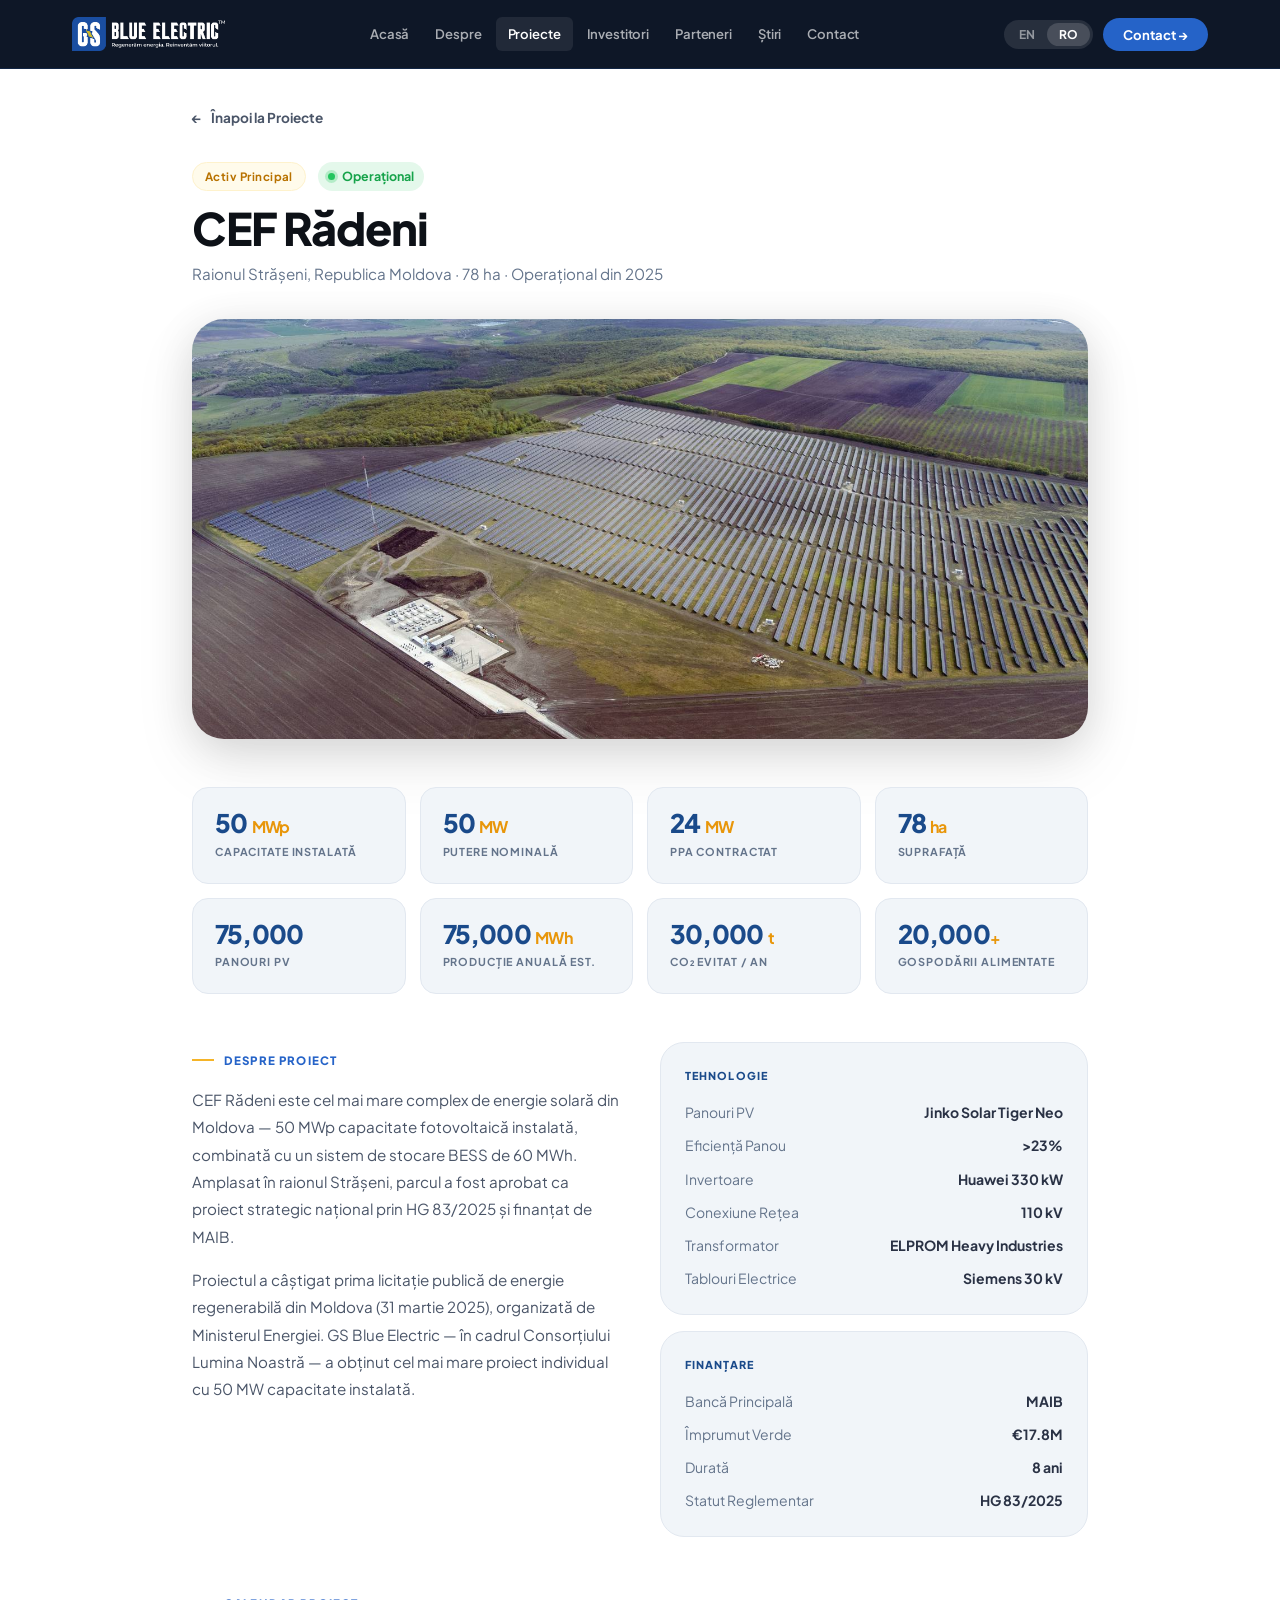
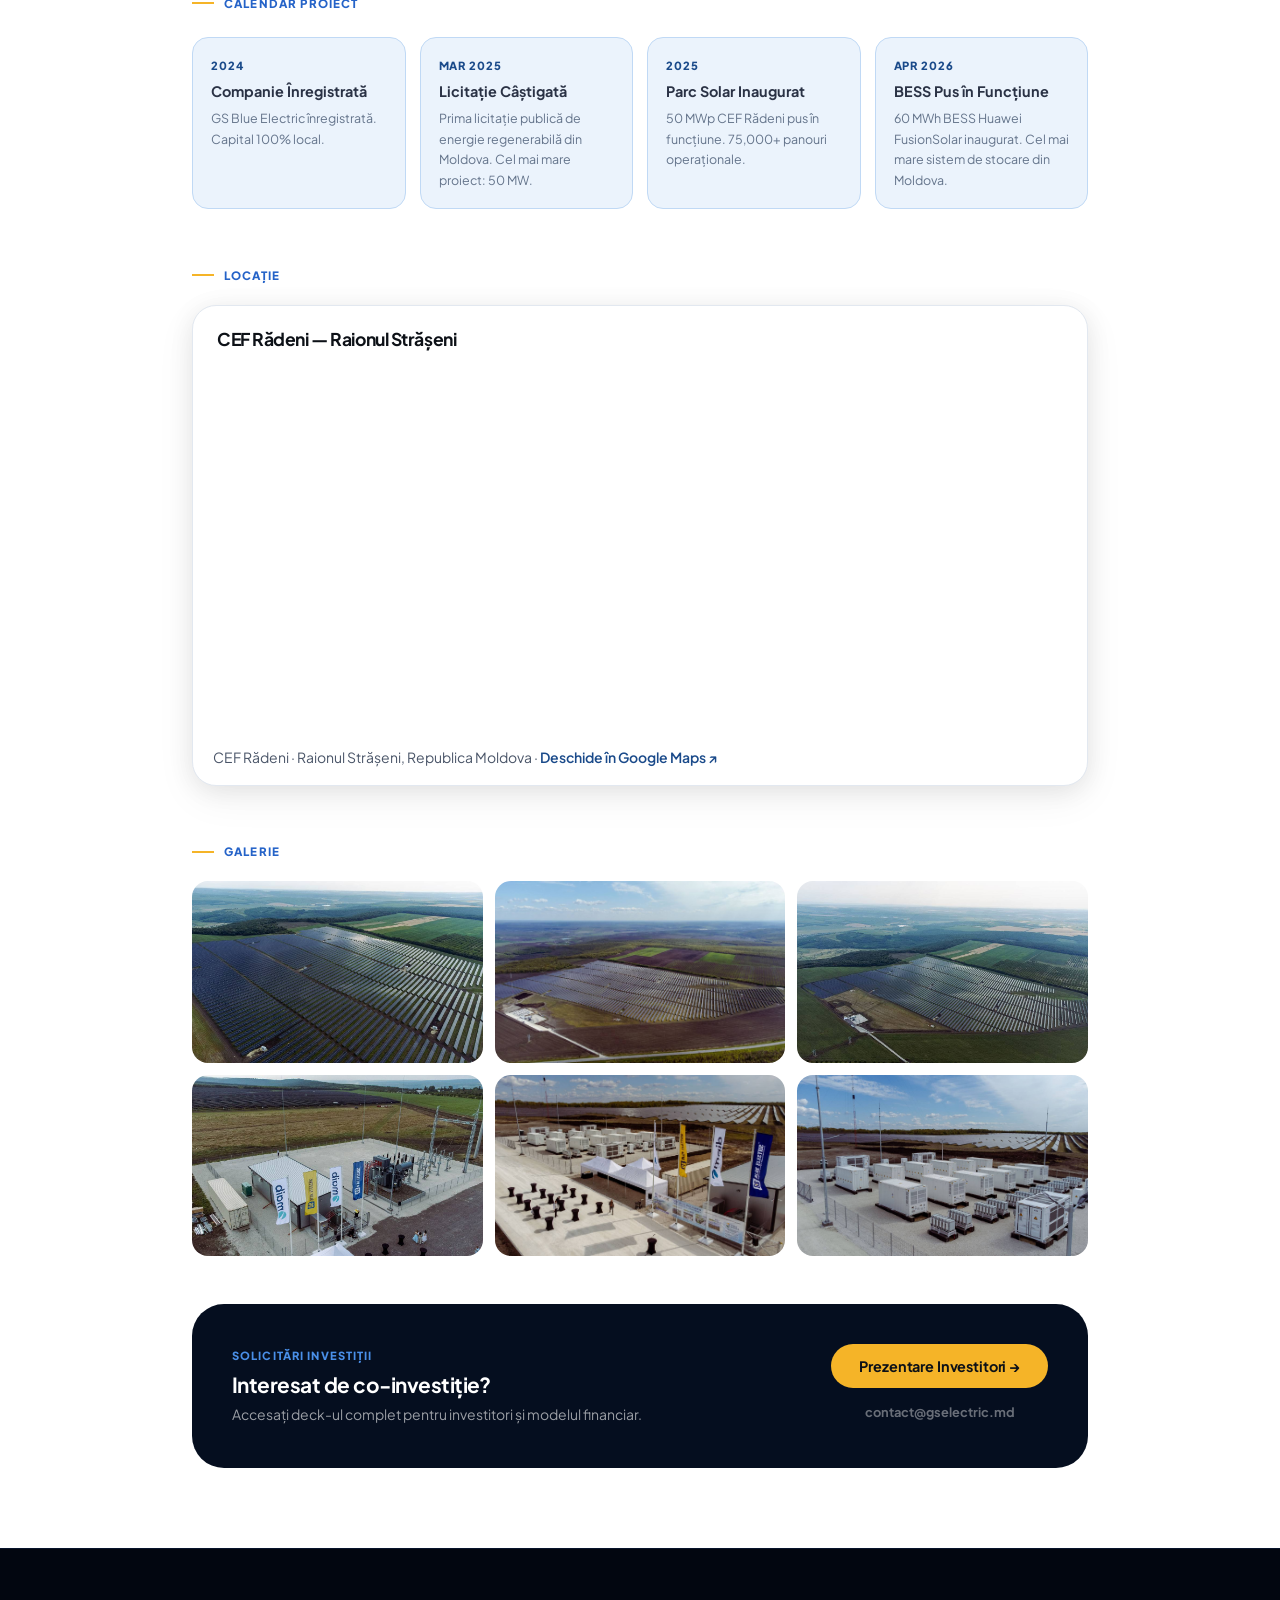
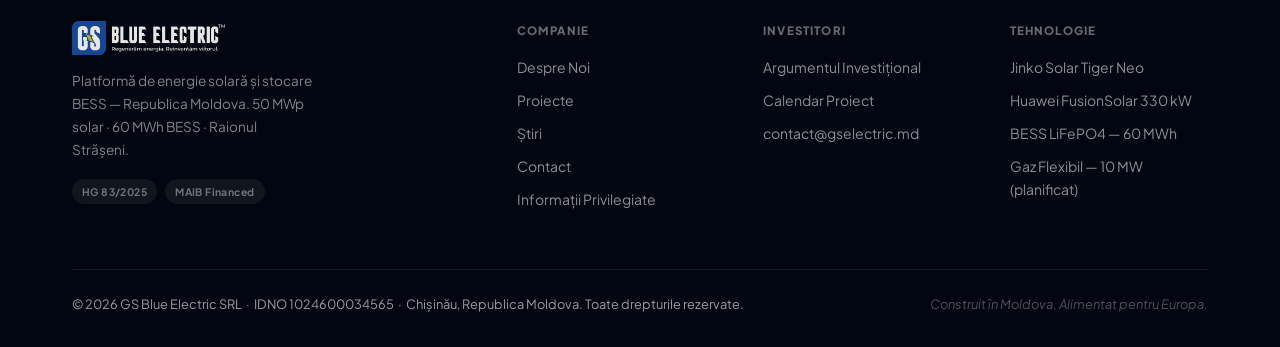
<file: cef-radeni.html>
<!DOCTYPE html>
<html lang="ro">
<head>
<meta charset="UTF-8">
<meta name="viewport" content="width=device-width, initial-scale=1.0">

<!-- SEO: Title & Meta Description -->
<title>CEF Rădeni | GS Blue Electric</title>
<meta name="description" content="CEF Rădeni: cel mai mare complex fotovoltaic cu stocare din Moldova — 50 MWp solar, 60 MWh BESS, 78 ha în raionul Strășeni.">
<meta name="keywords" content="parc solar Moldova, stocare energie BESS Moldova, energie regenerabilă Moldova, CEF Rădeni, GS Blue Electric, solar fotovoltaic Moldova, investiții energie verde Moldova">
<meta name="robots" content="index, follow, max-snippet:-1, max-image-preview:large, max-video-preview:-1">
<meta name="author" content="GS Blue Electric SRL">
<meta name="theme-color" content="#050E1F">
<meta name="msapplication-TileColor" content="#050E1F">
<link rel="icon" type="image/svg+xml" href="favicon.svg">
<!-- SEO: Canonical -->
<link rel="canonical" href="https://gselectric.md/cef-radeni.html">

<!-- SEO: Hreflang — bilingual RO/EN -->
<link rel="alternate" hreflang="ro" href="https://gselectric.md/">
<link rel="alternate" hreflang="en" href="https://gselectric.md/en/">
<link rel="alternate" hreflang="x-default" href="https://gselectric.md/">

<!-- SEO: Open Graph — for LinkedIn, Facebook, press shares -->
<meta property="og:type" content="website">
<meta property="og:title" content="CEF Rădeni | GS Blue Electric">
<meta property="og:description" content="CEF Rădeni: cel mai mare complex fotovoltaic cu stocare din Moldova — 50 MWp solar, 60 MWh BESS, 78 ha în raionul Strășeni.">
<meta property="og:url" content="https://gselectric.md/cef-radeni.html">
<meta property="og:site_name" content="GS Blue Electric">
<meta property="og:locale" content="ro_MD">
<meta property="og:locale:alternate" content="en_US">
<meta property="og:image" content="https://gselectric.md/assets/images/cef_radeni_main.jpg">
<meta property="og:image:width" content="1200">
<meta property="og:image:height" content="630">
<meta property="og:image:alt" content="CEF Rădeni — Cel mai mare parc solar din Moldova, 50 MWp + 60 MWh BESS">

<!-- SEO: Twitter Card -->
<meta name="twitter:card" content="summary_large_image">
<meta name="twitter:title" content="CEF Rădeni | GS Blue Electric">
<meta name="twitter:description" content="CEF Rădeni: cel mai mare complex fotovoltaic cu stocare din Moldova — 50 MWp solar, 60 MWh BESS, 78 ha în raionul Strășeni.">
<meta name="twitter:image" content="https://gselectric.md/assets/images/cef_radeni_main.jpg">
<meta name="twitter:image:alt" content="CEF Rădeni parc solar Moldova">

<!-- SEO: Schema.org — Organization -->
<script type="application/ld+json">
{
  "@context": "https://schema.org",
  "@type": "Organization",
  "name": "GS Blue Electric SRL",
  "legalName": "GS Blue Electric SRL",
  "url": "https://gselectric.md",
  "logo": "https://gselectric.md/logo.png",
  "foundingDate": "2024",
  "description": "GS Blue Electric este operator al celui mai mare parc solar cu stocare din Moldova — CEF Rădeni, 50 MWp fotovoltaic + 60 MWh BESS LiFePO4, raionul Strășeni. Proiect strategic național aprobat prin HG 83/2025, finanțat de MAIB. Energie regenerabilă, stocare grid-scale și servicii de echilibrare rețea în Republica Moldova.",
  "address": {
    "@type": "PostalAddress",
    "addressLocality": "Chișinău",
    "addressRegion": "Municipiul Chișinău",
    "addressCountry": "MD"
  },
  "contactPoint": [
    {
      "@type": "ContactPoint",
      "email": "contact@gselectric.md",
      "telephone": "+373697868811",
      "contactType": "customer service",
      "availableLanguage": ["Romanian", "English"]
    }
  ],
  "sameAs": ["https://gselectric.md"],
  "knowsAbout": ["Solar Energy", "Battery Energy Storage Systems", "Renewable Energy Infrastructure", "Grid-Scale Energy Storage", "Moldova Energy Market"]
}
</script>

<!-- SEO: Schema.org — Energy Project (LocalBusiness) -->
<script type="application/ld+json">
{
  "@context": "https://schema.org",
  "@type": "LocalBusiness",
  "name": "GS Blue Electric — CEF Rădeni",
  "description": "Cel mai mare parc solar cu stocare din Moldova. 50 MWp fotovoltaic + 60 MWh BESS LiFePO4, raionul Strășeni, Republica Moldova. Producător Eligibil Mare, HG 83/2025.",
  "url": "https://gselectric.md",
  "telephone": "+373697868811",
  "email": "contact@gselectric.md",
  "address": {
    "@type": "PostalAddress",
    "addressLocality": "Rădeni",
    "addressRegion": "Strășeni",
    "addressCountry": "MD"
  },
  "geo": {
    "@type": "GeoCoordinates",
    "latitude": "47.15",
    "longitude": "28.57"
  },
  "openingHoursSpecification": {
    "@type": "OpeningHoursSpecification",
    "dayOfWeek": ["Monday","Tuesday","Wednesday","Thursday","Friday"],
    "opens": "09:00",
    "closes": "18:00"
  }
}
</script>

<!-- SEO: Schema.org — WebSite -->
<script type="application/ld+json">
{
  "@context": "https://schema.org",
  "@type": "WebSite",
  "name": "GS Blue Electric",
  "url": "https://gselectric.md",
  "inLanguage": ["ro", "en"],
  "description": "Platformă de infrastructură energetică din Moldova — parc solar CEF Rădeni 50 MWp + BESS 60 MWh"
}
</script>

<script>
(function(){
  try {
    document.documentElement.lang = localStorage.getItem("gsbe-lang") === "en" ? "en" : "ro";
  } catch(e) {}
})();
</script>

<!-- Fonts — with display=swap to prevent FOIT -->
<link rel="preconnect" href="https://fonts.googleapis.com">
<link rel="preconnect" href="https://fonts.gstatic.com" crossorigin>
<link href="https://fonts.googleapis.com/css2?family=Plus+Jakarta+Sans:wght@300;400;500;600;700;800&display=swap" rel="stylesheet">
<link rel="stylesheet" href="assets/css/styles.css?v=6">
</head>
<body data-page="projects">


<!-- ══ NAV ═══════════════════════════════════════════════════════ -->
<a href="#main-content" class="skip-link">Sari la conținut principal</a>
<nav id="mainNav" role="navigation" aria-label="Navigare principală">
  <div class="nav-inner">
    <a href="index.html" class="nav-brand" aria-label="GS Blue Electric home">
      <img src="assets/images/gsbe_logo.png?v=4" alt="GS Blue Electric" class="site-logo site-logo-nav">
    </a>
    <div class="nav-links">
      <a href="index.html" id="nav-home" data-en="Home" data-ro="Acasă">Acasă</a>
      <a href="about.html" id="nav-about" data-en="About" data-ro="Despre">Despre</a>
      <a href="projects.html" id="nav-projects" data-en="Projects" data-ro="Proiecte">Proiecte</a>
      <a href="investors.html" id="nav-investors" data-en="Investors" data-ro="Investitori">Investitori</a>
      <a href="partners.html" id="nav-partners" data-en="Partners" data-ro="Parteneri">Parteneri</a>
      <a href="news.html" id="nav-news" data-en="News" data-ro="Știri">Știri</a>
      <a href="contact.html" id="nav-contact" data-en="Contact" data-ro="Contact">Contact</a>
    </div>
    <div class="nav-right">
      <div class="lang-btn">
        <button id="btn-en" onclick="setLang('en')" aria-label="Switch to English">EN</button>
        <button id="btn-ro" class="active" onclick="setLang('ro')" aria-label="Comută în Română" aria-current="true">RO</button>
      </div>
      <button class="nav-cta" onclick="showPage('contact')" data-en="Contact →" data-ro="Contact →" aria-label="Contactați-ne">Contact →</button>
    </div>
    <button class="hamburger" onclick="toggleMobile()" aria-label="Deschide meniu" aria-expanded="false" aria-controls="mobileMenu" id="hamburgerBtn">
      <span aria-hidden="true"></span><span aria-hidden="true"></span><span aria-hidden="true"></span>
    </button>
  </div>
</nav>
<div class="mobile-menu" id="mobileMenu">
  <a href="index.html" data-en="Home" data-ro="Acasă">Acasă</a>
  <a href="about.html" data-en="About" data-ro="Despre">Despre</a>
  <a href="projects.html" data-en="Projects" data-ro="Proiecte">Proiecte</a>
  <a href="investors.html" data-en="Investors" data-ro="Investitori">Investitori</a>
  <a href="partners.html" data-en="Partners" data-ro="Parteneri">Parteneri</a>
  <a href="news.html" data-en="News" data-ro="Știri">Știri</a>
  <a href="contact.html" data-en="Contact" data-ro="Contact">Contact</a>
</div>

<!-- ═══════════════════════════════════════════════════════════════
     HOME
═══════════════════════════════════════════════════════════════ -->

<main id="main-content">
<!-- ═══════════════════════════════════════════════════════════ CEF RĂDENI DETAIL -->
<div id="cef-radeni-detail" class="page" data-section="cef-radeni" style="display:block;background:var(--white)">
  <div style="max-width:960px;margin:0 auto;padding:40px 32px 80px">

    <!-- Back -->
    <button onclick="window.location.href='projects.html'" style="display:flex;align-items:center;gap:8px;background:none;border:none;font-family:var(--font);font-size:.85rem;font-weight:700;color:var(--gray-500);cursor:pointer;margin-bottom:36px;padding:0">
      &#8592; <span data-en="Back to Projects" data-ro="Înapoi la Proiecte">Înapoi la Proiecte</span>
    </button>

    <!-- Header -->
    <div style="display:flex;align-items:center;gap:12px;margin-bottom:12px;flex-wrap:wrap">
      <span class="tag tag-amber" data-en="Flagship Asset" data-ro="Activ Principal">Activ Principal</span>
      <div class="status status-op" style="align-self:center"><div class="status-dot"></div><span data-en="Operational" data-ro="Operațional">Operațional</span></div>
    </div>
                <h2 style="font-size:clamp(2rem,4vw,2.8rem);margin-bottom:8px">CEF Rădeni</h2>
    <p style="color:var(--gray-400);font-size:.95rem;margin-bottom:32px" data-en="Strășeni District, Republic of Moldova · 78 ha · Operational since 2025" data-ro="Raionul Strășeni, Republica Moldova · 78 ha · Operațional din 2025">Raionul Strășeni, Republica Moldova · 78 ha · Operațional din 2025</p>

    <!-- Hero image -->
    <div style="height:420px;overflow:hidden;border-radius:var(--r-xl);margin-bottom:48px;box-shadow:var(--shadow-lg)">
      <img src="assets/images/cef_radeni_main.jpg" alt="CEF Rădeni" style="width:100%;height:100%;object-fit:cover;object-position:center 40%;display:block">
    </div>

    <!-- Key stats -->
    <div style="display:grid;grid-template-columns:repeat(4,1fr);gap:14px;margin-bottom:48px">
      <div class="mbox"><div class="mbox-val">50 <span class="mbox-unit">MWp</span></div><div class="mbox-lbl" data-en="Installed Capacity" data-ro="Capacitate Instalată">Capacitate Instalată</div></div>
      <div class="mbox"><div class="mbox-val">50 <span class="mbox-unit">MW</span></div><div class="mbox-lbl" data-en="Nominal Power" data-ro="Putere Nominală">Putere Nominală</div></div>
      <div class="mbox"><div class="mbox-val">24 <span class="mbox-unit">MW</span></div><div class="mbox-lbl" data-en="PPA Contracted" data-ro="PPA Contractat">PPA Contractat</div></div>
      <div class="mbox"><div class="mbox-val">78 <span class="mbox-unit">ha</span></div><div class="mbox-lbl" data-en="Project Area" data-ro="Suprafață">Suprafață</div></div>
      <div class="mbox"><div class="mbox-val">75,000</div><div class="mbox-lbl" data-en="PV Panels" data-ro="Panouri PV">Panouri PV</div></div>
      <div class="mbox"><div class="mbox-val">75,000 <span class="mbox-unit">MWh</span></div><div class="mbox-lbl" data-en="Annual Production Est." data-ro="Producție Anuală Est.">Producție Anuală Est.</div></div>
      <div class="mbox"><div class="mbox-val">30,000 <span class="mbox-unit">t</span></div><div class="mbox-lbl" data-en="CO₂ Avoided / Year" data-ro="CO₂ Evitat / An">CO₂ Evitat / An</div></div>
      <div class="mbox"><div class="mbox-val">20,000<span class="mbox-unit">+</span></div><div class="mbox-lbl" data-en="Households Powered" data-ro="Gospodării Alimentate">Gospodării Alimentate</div></div>
    </div>

    <!-- Description -->
    <div style="display:grid;grid-template-columns:1fr 1fr;gap:40px;margin-bottom:48px;align-items:start">
      <div>
        <div class="section-label" style="margin-bottom:16px" data-en="About the Project" data-ro="Despre Proiect">Despre Proiect</div>
        <p style="font-size:.95rem;line-height:1.8;margin-bottom:16px" data-en="CEF Rădeni is Moldova's largest solar energy complex — 50 MWp of installed photovoltaic capacity combined with a 60 MWh BESS grid-scale storage system. Located in Strășeni district, the plant was approved as a national strategic project under Government Decision 83/2025 and financed by MAIB, Moldova's largest bank." data-ro="CEF Rădeni este cel mai mare complex de energie solară din Moldova — 50 MWp capacitate fotovoltaică instalată, combinată cu un sistem de stocare BESS de 60 MWh. Amplasat în raionul Strășeni, parcul a fost aprobat ca proiect strategic național prin HG 83/2025 și finanțat de MAIB.">CEF Rădeni este cel mai mare complex de energie solară din Moldova — 50 MWp capacitate fotovoltaică instalată, combinată cu un sistem de stocare BESS de 60 MWh. Amplasat în raionul Strășeni, parcul a fost aprobat ca proiect strategic național prin HG 83/2025 și finanțat de MAIB.</p>
        <p style="font-size:.95rem;line-height:1.8" data-en="The project was the winning bid at Moldova's first public renewable energy auction (March 31, 2025), organized by the Ministry of Energy. GS Blue Electric — as part of the 'Lumina Noastră' Consortium — secured the largest single award at 50 MW installed capacity." data-ro="Proiectul a câștigat prima licitație publică de energie regenerabilă din Moldova (31 martie 2025), organizată de Ministerul Energiei. GS Blue Electric — în cadrul Consorțiului Lumina Noastră — a obținut cel mai mare proiect individual cu 50 MW capacitate instalată.">Proiectul a câștigat prima licitație publică de energie regenerabilă din Moldova (31 martie 2025), organizată de Ministerul Energiei. GS Blue Electric — în cadrul Consorțiului Lumina Noastră — a obținut cel mai mare proiect individual cu 50 MW capacitate instalată.</p>
      </div>
      <div>
        <!-- Technology specs -->
        <div style="background:var(--gray-50);border:1px solid var(--gray-100);border-radius:var(--r-lg);padding:24px;margin-bottom:16px">
          <div style="font-size:.68rem;font-weight:800;text-transform:uppercase;letter-spacing:.1em;color:var(--green-500);margin-bottom:16px" data-en="Technology" data-ro="Tehnologie">Tehnologie</div>
          <div style="display:flex;flex-direction:column;gap:10px;font-size:.875rem">
            <div style="display:flex;justify-content:space-between"><span style="color:var(--gray-400)" data-en="PV Panels" data-ro="Panouri PV">Panouri PV</span><span style="font-weight:700">Jinko Solar Tiger Neo</span></div>
            <div style="display:flex;justify-content:space-between"><span style="color:var(--gray-400)" data-en="Panel Efficiency" data-ro="Eficiență Panou">Eficiență Panou</span><span style="font-weight:700">&gt;23%</span></div>
            <div style="display:flex;justify-content:space-between"><span style="color:var(--gray-400)" data-en="Inverters" data-ro="Invertoare">Invertoare</span><span style="font-weight:700">Huawei 330 kW</span></div>
            <div style="display:flex;justify-content:space-between"><span style="color:var(--gray-400)" data-en="Grid Connection" data-ro="Conexiune Rețea">Conexiune Rețea</span><span style="font-weight:700">110 kV</span></div>
            <div style="display:flex;justify-content:space-between"><span style="color:var(--gray-400)" data-en="Transformer" data-ro="Transformator">Transformator</span><span style="font-weight:700">ELPROM Heavy Industries</span></div>
            <div style="display:flex;justify-content:space-between"><span style="color:var(--gray-400)" data-en="Switchgear" data-ro="Tablouri Electrice">Tablouri Electrice</span><span style="font-weight:700">Siemens 30 kV</span></div>
          </div>
        </div>
        <!-- Financing -->
        <div style="background:var(--gray-50);border:1px solid var(--gray-100);border-radius:var(--r-lg);padding:24px">
          <div style="font-size:.68rem;font-weight:800;text-transform:uppercase;letter-spacing:.1em;color:var(--green-500);margin-bottom:16px" data-en="Financing" data-ro="Finanțare">Finanțare</div>
          <div style="display:flex;flex-direction:column;gap:10px;font-size:.875rem">
            <div style="display:flex;justify-content:space-between"><span style="color:var(--gray-400)" data-en="Lead Bank" data-ro="Bancă Principală">Bancă Principală</span><span style="font-weight:700">MAIB</span></div>
            <div style="display:flex;justify-content:space-between"><span style="color:var(--gray-400)" data-en="Green Loan" data-ro="Împrumut Verde">Împrumut Verde</span><span style="font-weight:700">€17.8M</span></div>
            <div style="display:flex;justify-content:space-between"><span style="color:var(--gray-400)" data-en="Tenor" data-ro="Durată">Durată</span><span style="font-weight:700">8 ani</span></div>
            <div style="display:flex;justify-content:space-between"><span style="color:var(--gray-400)" data-en="Regulatory Status" data-ro="Statut Reglementar">Statut Reglementar</span><span style="font-weight:700">HG 83/2025</span></div>
          </div>
        </div>
      </div>
    </div>

    <!-- Timeline -->
    <div style="margin-bottom:48px">
      <div class="section-label" style="margin-bottom:24px" data-en="Project Timeline" data-ro="Calendar Proiect">Calendar Proiect</div>
      <div style="display:grid;grid-template-columns:repeat(4,1fr);gap:14px">
        <div style="background:var(--green-50);border:1px solid var(--green-100);border-radius:var(--r-md);padding:18px">
          <div style="font-size:.7rem;font-weight:800;color:var(--green-500);text-transform:uppercase;letter-spacing:.08em;margin-bottom:6px">2024</div>
          <div style="font-weight:700;font-size:.9rem;margin-bottom:4px" data-en="Company Founded" data-ro="Companie Înregistrată">Companie Înregistrată</div>
          <div style="font-size:.78rem;color:var(--gray-400)" data-en="GS Blue Electric incorporated. 100% local capital." data-ro="GS Blue Electric înregistrată. Capital 100% local.">GS Blue Electric înregistrată. Capital 100% local.</div>
        </div>
        <div style="background:var(--green-50);border:1px solid var(--green-100);border-radius:var(--r-md);padding:18px">
          <div style="font-size:.7rem;font-weight:800;color:var(--green-500);text-transform:uppercase;letter-spacing:.08em;margin-bottom:6px">Mar 2025</div>
          <div style="font-weight:700;font-size:.9rem;margin-bottom:4px" data-en="Auction Won" data-ro="Licitație Câștigată">Licitație Câștigată</div>
          <div style="font-size:.78rem;color:var(--gray-400)" data-en="First public renewable energy auction in Moldova. Largest single award: 50 MW." data-ro="Prima licitație publică de energie regenerabilă din Moldova. Cel mai mare proiect: 50 MW.">Prima licitație publică RE din Moldova. Cel mai mare proiect: 50 MW.</div>
        </div>
        <div style="background:var(--green-50);border:1px solid var(--green-100);border-radius:var(--r-md);padding:18px">
          <div style="font-size:.7rem;font-weight:800;color:var(--green-500);text-transform:uppercase;letter-spacing:.08em;margin-bottom:6px">2025</div>
          <div style="font-weight:700;font-size:.9rem;margin-bottom:4px" data-en="Solar Park Inaugurated" data-ro="Parc Solar Inaugurat">Parc Solar Inaugurat</div>
          <div style="font-size:.78rem;color:var(--gray-400)" data-en="50 MWp CEF Rădeni commissioned. 75,000+ panels operational." data-ro="50 MWp CEF Rădeni pus în funcțiune. 75,000+ panouri operaționale.">50 MWp CEF Rădeni pus în funcțiune. 75,000+ panouri operaționale.</div>
        </div>
        <div style="background:var(--green-50);border:1px solid var(--green-100);border-radius:var(--r-md);padding:18px">
          <div style="font-size:.7rem;font-weight:800;color:var(--green-500);text-transform:uppercase;letter-spacing:.08em;margin-bottom:6px">Apr 2026</div>
          <div style="font-weight:700;font-size:.9rem;margin-bottom:4px" data-en="BESS Commissioned" data-ro="BESS Pus în Funcțiune">BESS Pus în Funcțiune</div>
          <div style="font-size:.78rem;color:var(--gray-400)" data-en="60 MWh Huawei FusionSolar BESS inaugurated. Moldova's largest grid-scale storage." data-ro="60 MWh BESS Huawei FusionSolar inaugurat. Cel mai mare sistem de stocare din Moldova.">60 MWh BESS Huawei FusionSolar inaugurat. Cel mai mare din Moldova.</div>
        </div>
      </div>
    </div>

    <!-- Photo grid -->
    <div style="margin-bottom:48px">
      <div class="section-label" style="margin-bottom:20px" data-en="Location" data-ro="Locație">Locație</div>
      <div style="border:1px solid var(--gray-100);border-radius:var(--r-lg);overflow:hidden;box-shadow:var(--shadow-md);background:var(--white)">
        <div style="padding:24px 24px 0">
          <h3 style="margin-bottom:20px;font-size:1.1rem" data-en="CEF Rădeni — Strășeni District" data-ro="CEF Rădeni — Raionul Strășeni">CEF Rădeni — Raionul Strășeni</h3>
        </div>
        <div style="height:360px">
          <iframe
            src="https://www.google.com/maps/embed?pb=!1m18!1m12!1m3!1d5000!2d28.6484264!3d47.1868946!2m3!1f0!2f0!3f0!3m2!1i1024!2i768!4f13.1!3m3!1m2!1s0x40cbc50044b53609%3A0x1688efa6b1955372!2sParc%20fotovoltaic%20Ro%C8%99cani!5e1!3m2!1sro!2smd!4v1716800000000!5m2!1sro!2smd"
            width="100%" height="100%" style="border:0;display:block" allowfullscreen="" loading="lazy" referrerpolicy="no-referrer-when-downgrade"
            title="CEF Rădeni — Parc fotovoltaic, Raionul Strășeni">
          </iframe>
        </div>
        <div style="padding:16px 20px;font-size:.875rem;color:var(--gray-500)">
          CEF Rădeni · Raionul Strășeni, Republica Moldova ·
          <a href="https://maps.app.goo.gl/2YkdgNzPNHau7oAT9" target="_blank" rel="noopener" style="color:var(--green-500);font-weight:600" data-en="Open in Google Maps ↗" data-ro="Deschide în Google Maps ↗">Deschide în Google Maps ↗</a>
        </div>
      </div>
    </div>

    <!-- Photo grid -->
    <div style="margin-bottom:48px">
      <div class="section-label" style="margin-bottom:20px" data-en="Gallery" data-ro="Galerie">Galerie</div>
      <div style="display:grid;grid-template-columns:repeat(3,1fr);gap:12px">
        <div style="border-radius:var(--r-md);overflow:hidden;aspect-ratio:16/10"><img src="assets/images/img_012.jpg" style="width:100%;height:100%;object-fit:cover;display:block"></div>
        <div style="border-radius:var(--r-md);overflow:hidden;aspect-ratio:16/10"><img src="assets/images/img_003.jpg" style="width:100%;height:100%;object-fit:cover;display:block"></div>
        <div style="border-radius:var(--r-md);overflow:hidden;aspect-ratio:16/10"><img src="assets/images/img_013.jpg" style="width:100%;height:100%;object-fit:cover;display:block"></div>
        <div style="border-radius:var(--r-md);overflow:hidden;aspect-ratio:16/10"><img src="assets/images/img_009.jpg" style="width:100%;height:100%;object-fit:cover;display:block"></div>
        <div style="border-radius:var(--r-md);overflow:hidden;aspect-ratio:16/10"><img src="assets/images/img_024.jpg" style="width:100%;height:100%;object-fit:cover;display:block"></div>
        <div style="border-radius:var(--r-md);overflow:hidden;aspect-ratio:16/10"><img src="assets/images/bess_radeni_main.jpg" style="width:100%;height:100%;object-fit:cover;display:block"></div>
      </div>
    </div>

    <!-- CTA -->
    <div style="background:var(--green-900);border-radius:var(--r-xl);padding:40px;display:flex;align-items:center;justify-content:space-between;flex-wrap:wrap;gap:24px">
      <div>
        <div style="font-size:.7rem;font-weight:800;text-transform:uppercase;letter-spacing:.1em;color:var(--green-300);margin-bottom:8px" data-en="Investment Enquiries" data-ro="Solicitări Investiții">Solicitări Investiții</div>
        <h3 style="color:var(--white);margin-bottom:6px;font-size:1.3rem" data-en="Interested in co-investing?" data-ro="Interesat de co-investiție?">Interesat de co-investiție?</h3>
        <p style="color:rgba(255,255,255,.6);font-size:.875rem" data-en="Get access to the full investor deck and financial model." data-ro="Accesați deck-ul complet pentru investitori și modelul financiar.">Accesați deck-ul complet pentru investitori și modelul financiar.</p>
      </div>
      <div style="display:flex;flex-direction:column;gap:10px">
        <button onclick="showPage('investors')" class="btn btn-amber" data-en="Investor Overview →" data-ro="Prezentare Investitori →">Prezentare Investitori →</button>
        <a href="mailto:contact@gselectric.md" style="text-align:center;font-size:.8rem;font-weight:700;color:rgba(255,255,255,.4);padding:4px">contact@gselectric.md</a>
      </div>
    </div>

  </div>
</div>
</main>
<footer aria-label="Footer">
  <div class="container">
    <div class="footer-grid">
      <div><img src="assets/images/gsbe_logo.png?v=4" alt="GS Blue Electric" class="site-logo site-logo-footer"><p style="font-size:.85rem;max-width:240px;line-height:1.7;color:rgba(255,255,255,.5)" data-en="Institutional-grade energy infrastructure platform. 50 MWp solar · 60 MWh BESS · Republic of Moldova." data-ro="Platformă de energie solară și stocare BESS — Republica Moldova. 50 MWp solar · 60 MWh BESS · Raionul Strășeni.">Platformă de energie solară și stocare BESS — Republica Moldova. 50 MWp solar · 60 MWh BESS · Raionul Strășeni.</p><div style="margin-top:18px;display:flex;gap:8px;flex-wrap:wrap"><span style="background:rgba(255,255,255,.06);color:rgba(255,255,255,.4);font-size:.65rem;padding:4px 10px;border-radius:20px;font-weight:700;letter-spacing:.04em">HG 83/2025</span><span style="background:rgba(255,255,255,.06);color:rgba(255,255,255,.4);font-size:.65rem;padding:4px 10px;border-radius:20px;font-weight:700;letter-spacing:.04em">MAIB Financed</span></div></div>
      <div class="footer-col"><h6 data-en="Company" data-ro="Companie">Companie</h6><a href="about.html" data-en="About Us" data-ro="Despre Noi">Despre Noi</a><a href="projects.html" data-en="Projects" data-ro="Proiecte">Proiecte</a><a href="news.html" data-en="News" data-ro="Știri">Știri</a><a href="contact.html" data-en="Contact" data-ro="Contact">Contact</a><a href="privileged-information.html" data-en="Privileged Information" data-ro="Informații Privilegiate">Informații Privilegiate</a></div>
      <div class="footer-col"><h6 data-en="Investors" data-ro="Investitori">Investitori</h6><a href="investors.html" data-en="Investment Case" data-ro="Argumentul Investițional">Argumentul Investițional</a><a href="investors.html" data-en="Project Timeline" data-ro="Calendar Proiect">Calendar Proiect</a><a href="mailto:contact@gselectric.md">contact@gselectric.md</a></div>
      <div class="footer-col"><h6 data-en="Technology" data-ro="Tehnologie">Tehnologie</h6><a>Jinko Solar Tiger Neo</a><a>Huawei FusionSolar 330 kW</a><a>BESS LiFePO4 — 60 MWh</a><a data-en="Flexible Gas — 10 MW (planned)" data-ro="Gaz Flexibil — 10 MW (planificat)">Gaz Flexibil — 10 MW (planificat)</a></div>
    </div>
    <div class="footer-bottom"><span>© 2026 GS Blue Electric SRL &nbsp;·&nbsp; IDNO 1024600034565 &nbsp;·&nbsp; Chișinău, Republica Moldova. <span data-en="All rights reserved." data-ro="Toate drepturile rezervate.">Toate drepturile rezervate.</span></span><span style="color:rgba(255,255,255,.3);font-style:italic;font-size:.8rem" data-en="Built in Moldova. Powered for Europe." data-ro="Construit în Moldova. Alimentat pentru Europa.">Construit în Moldova. Alimentat pentru Europa.</span></div>
  </div>
</footer>
<script src="assets/js/main.js?v=2"></script>
</body></html>
</file>
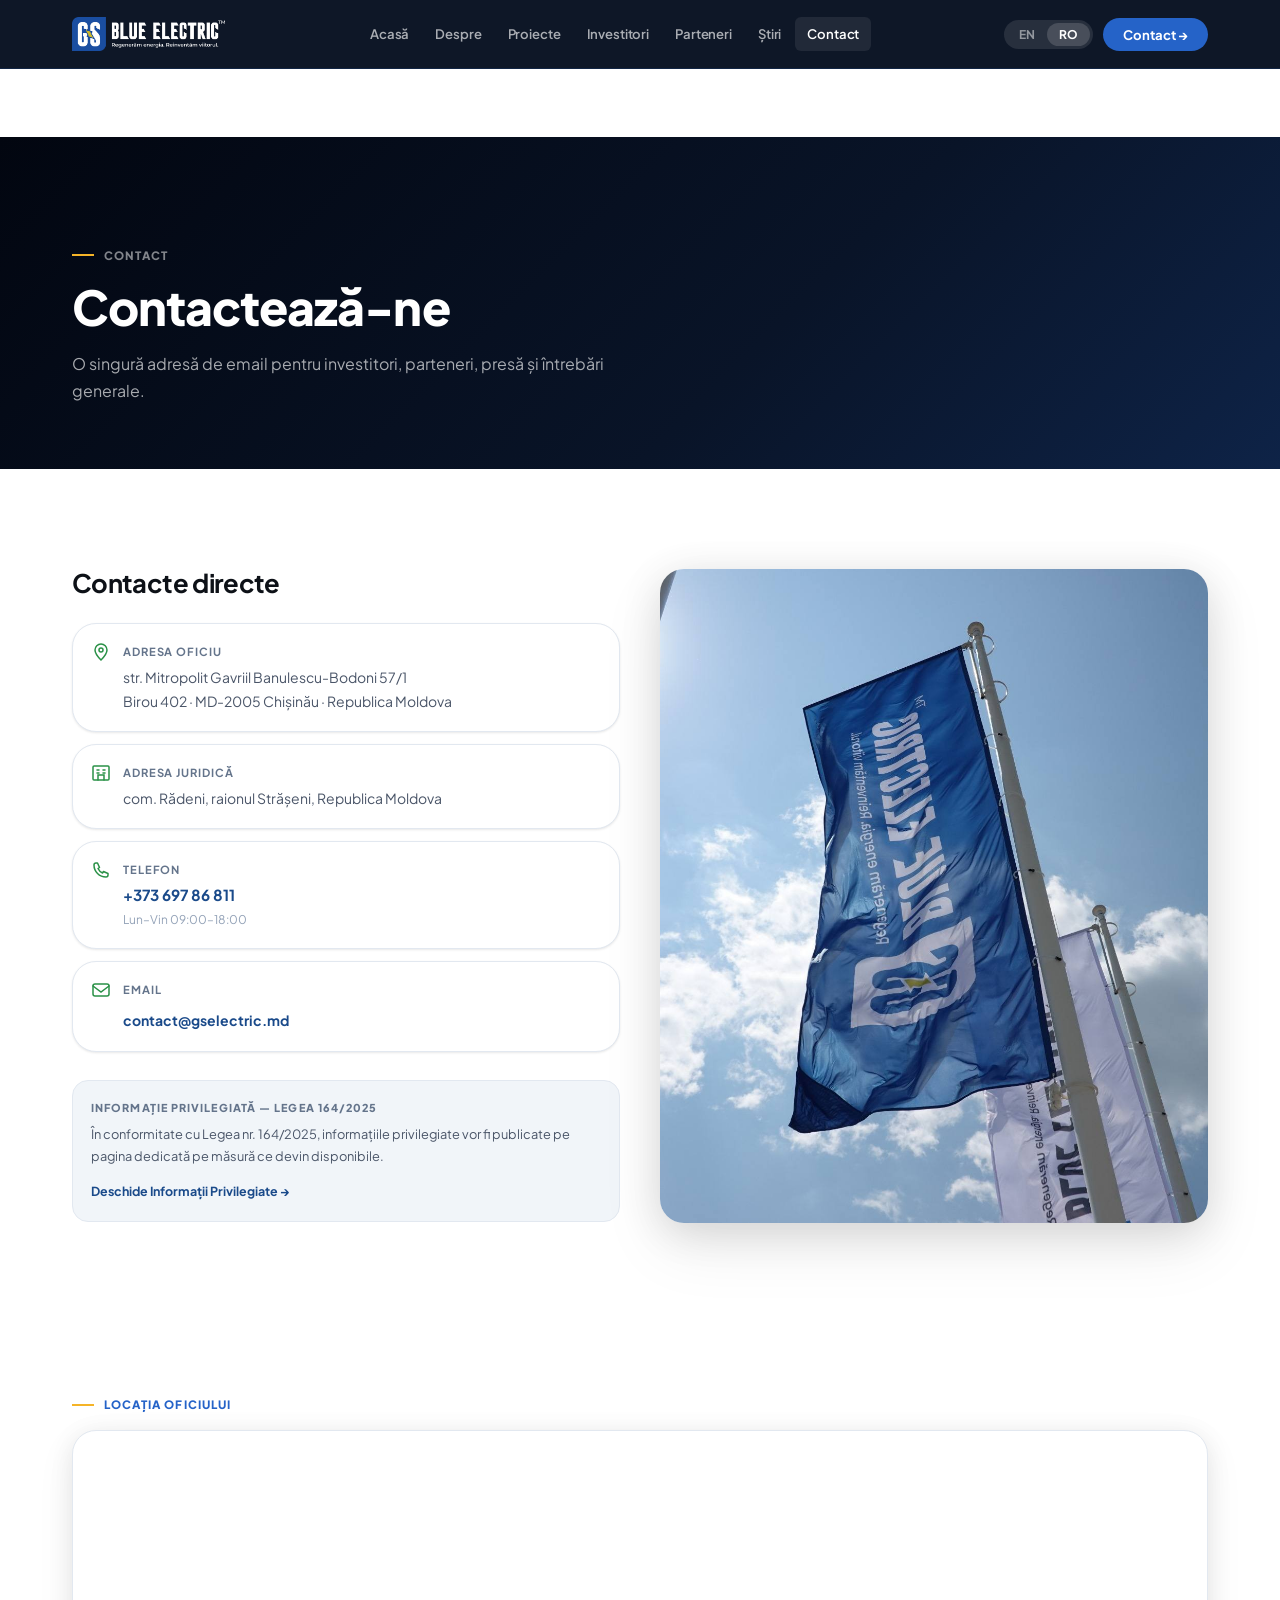
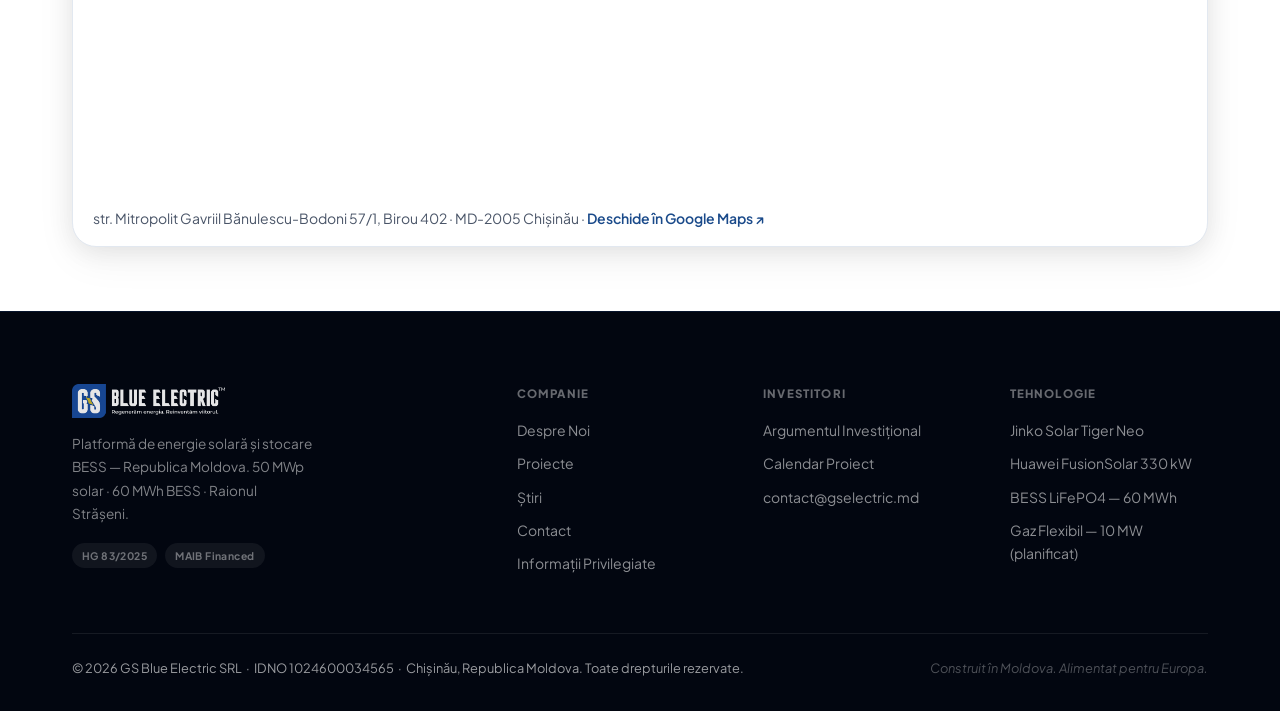
<file: contact.html>
<!DOCTYPE html>
<html lang="ro">
<head>
<meta charset="UTF-8">
<meta name="viewport" content="width=device-width, initial-scale=1.0">

<!-- SEO: Title & Meta Description -->
<title>Contact | GS Blue Electric</title>
<meta name="description" content="Contact GS Blue Electric pentru investitori, parteneri, presă și întrebări generale în Republica Moldova.">
<meta name="keywords" content="parc solar Moldova, stocare energie BESS Moldova, energie regenerabilă Moldova, CEF Rădeni, GS Blue Electric, solar fotovoltaic Moldova, investiții energie verde Moldova">
<meta name="robots" content="index, follow, max-snippet:-1, max-image-preview:large, max-video-preview:-1">
<meta name="author" content="GS Blue Electric SRL">
<meta name="theme-color" content="#050E1F">
<meta name="msapplication-TileColor" content="#050E1F">
<link rel="icon" type="image/svg+xml" href="favicon.svg">
<!-- SEO: Canonical -->
<link rel="canonical" href="https://gselectric.md/contact.html">

<!-- SEO: Hreflang — bilingual RO/EN -->
<link rel="alternate" hreflang="ro" href="https://gselectric.md/">
<link rel="alternate" hreflang="en" href="https://gselectric.md/en/">
<link rel="alternate" hreflang="x-default" href="https://gselectric.md/">

<!-- SEO: Open Graph — for LinkedIn, Facebook, press shares -->
<meta property="og:type" content="website">
<meta property="og:title" content="Contact | GS Blue Electric">
<meta property="og:description" content="Contact GS Blue Electric pentru investitori, parteneri, presă și întrebări generale în Republica Moldova.">
<meta property="og:url" content="https://gselectric.md/contact.html">
<meta property="og:site_name" content="GS Blue Electric">
<meta property="og:locale" content="ro_MD">
<meta property="og:locale:alternate" content="en_US">
<meta property="og:image" content="https://gselectric.md/assets/images/cef_radeni_main.jpg">
<meta property="og:image:width" content="1200">
<meta property="og:image:height" content="630">
<meta property="og:image:alt" content="CEF Rădeni — Cel mai mare parc solar din Moldova, 50 MWp + 60 MWh BESS">

<!-- SEO: Twitter Card -->
<meta name="twitter:card" content="summary_large_image">
<meta name="twitter:title" content="Contact | GS Blue Electric">
<meta name="twitter:description" content="Contact GS Blue Electric pentru investitori, parteneri, presă și întrebări generale în Republica Moldova.">
<meta name="twitter:image" content="https://gselectric.md/assets/images/cef_radeni_main.jpg">
<meta name="twitter:image:alt" content="CEF Rădeni parc solar Moldova">

<!-- SEO: Schema.org — Organization -->
<script type="application/ld+json">
{
  "@context": "https://schema.org",
  "@type": "Organization",
  "name": "GS Blue Electric SRL",
  "legalName": "GS Blue Electric SRL",
  "url": "https://gselectric.md",
  "logo": "https://gselectric.md/logo.png",
  "foundingDate": "2024",
  "description": "GS Blue Electric este operator al celui mai mare parc solar cu stocare din Moldova — CEF Rădeni, 50 MWp fotovoltaic + 60 MWh BESS LiFePO4, raionul Strășeni. Proiect strategic național aprobat prin HG 83/2025, finanțat de MAIB. Energie regenerabilă, stocare grid-scale și servicii de echilibrare rețea în Republica Moldova.",
  "address": {
    "@type": "PostalAddress",
    "addressLocality": "Chișinău",
    "addressRegion": "Municipiul Chișinău",
    "addressCountry": "MD"
  },
  "contactPoint": [
    {
      "@type": "ContactPoint",
      "email": "contact@gselectric.md",
      "telephone": "+373697868811",
      "contactType": "customer service",
      "availableLanguage": ["Romanian", "English"]
    }
  ],
  "sameAs": ["https://gselectric.md"],
  "knowsAbout": ["Solar Energy", "Battery Energy Storage Systems", "Renewable Energy Infrastructure", "Grid-Scale Energy Storage", "Moldova Energy Market"]
}
</script>

<!-- SEO: Schema.org — Energy Project (LocalBusiness) -->
<script type="application/ld+json">
{
  "@context": "https://schema.org",
  "@type": "LocalBusiness",
  "name": "GS Blue Electric — CEF Rădeni",
  "description": "Cel mai mare parc solar cu stocare din Moldova. 50 MWp fotovoltaic + 60 MWh BESS LiFePO4, raionul Strășeni, Republica Moldova. Producător Eligibil Mare, HG 83/2025.",
  "url": "https://gselectric.md",
  "telephone": "+373697868811",
  "email": "contact@gselectric.md",
  "address": {
    "@type": "PostalAddress",
    "addressLocality": "Rădeni",
    "addressRegion": "Strășeni",
    "addressCountry": "MD"
  },
  "geo": {
    "@type": "GeoCoordinates",
    "latitude": "47.15",
    "longitude": "28.57"
  },
  "openingHoursSpecification": {
    "@type": "OpeningHoursSpecification",
    "dayOfWeek": ["Monday","Tuesday","Wednesday","Thursday","Friday"],
    "opens": "09:00",
    "closes": "18:00"
  }
}
</script>

<!-- SEO: Schema.org — WebSite -->
<script type="application/ld+json">
{
  "@context": "https://schema.org",
  "@type": "WebSite",
  "name": "GS Blue Electric",
  "url": "https://gselectric.md",
  "inLanguage": ["ro", "en"],
  "description": "Platformă de infrastructură energetică din Moldova — parc solar CEF Rădeni 50 MWp + BESS 60 MWh"
}
</script>

<script>
(function(){
  try {
    document.documentElement.lang = localStorage.getItem("gsbe-lang") === "en" ? "en" : "ro";
  } catch(e) {}
})();
</script>

<!-- Fonts — with display=swap to prevent FOIT -->
<link rel="preconnect" href="https://fonts.googleapis.com">
<link rel="preconnect" href="https://fonts.gstatic.com" crossorigin>
<link href="https://fonts.googleapis.com/css2?family=Plus+Jakarta+Sans:wght@300;400;500;600;700;800&display=swap" rel="stylesheet">
<link rel="stylesheet" href="assets/css/styles.css?v=6">
</head>
<body data-page="contact">


<!-- ══ NAV ═══════════════════════════════════════════════════════ -->
<a href="#main-content" class="skip-link">Sari la conținut principal</a>
<nav id="mainNav" role="navigation" aria-label="Navigare principală">
  <div class="nav-inner">
    <a href="index.html" class="nav-brand" aria-label="GS Blue Electric home">
      <img src="assets/images/gsbe_logo.png?v=4" alt="GS Blue Electric" class="site-logo site-logo-nav">
    </a>
    <div class="nav-links">
      <a href="index.html" id="nav-home" data-en="Home" data-ro="Acasă">Acasă</a>
      <a href="about.html" id="nav-about" data-en="About" data-ro="Despre">Despre</a>
      <a href="projects.html" id="nav-projects" data-en="Projects" data-ro="Proiecte">Proiecte</a>
      <a href="investors.html" id="nav-investors" data-en="Investors" data-ro="Investitori">Investitori</a>
      <a href="partners.html" id="nav-partners" data-en="Partners" data-ro="Parteneri">Parteneri</a>
      <a href="news.html" id="nav-news" data-en="News" data-ro="Știri">Știri</a>
      <a href="contact.html" id="nav-contact" data-en="Contact" data-ro="Contact">Contact</a>
    </div>
    <div class="nav-right">
      <div class="lang-btn">
        <button id="btn-en" onclick="setLang('en')" aria-label="Switch to English">EN</button>
        <button id="btn-ro" class="active" onclick="setLang('ro')" aria-label="Comută în Română" aria-current="true">RO</button>
      </div>
      <button class="nav-cta" onclick="showPage('contact')" data-en="Contact →" data-ro="Contact →" aria-label="Contactați-ne">Contact →</button>
    </div>
    <button class="hamburger" onclick="toggleMobile()" aria-label="Deschide meniu" aria-expanded="false" aria-controls="mobileMenu" id="hamburgerBtn">
      <span aria-hidden="true"></span><span aria-hidden="true"></span><span aria-hidden="true"></span>
    </button>
  </div>
</nav>
<div class="mobile-menu" id="mobileMenu">
  <a href="index.html" data-en="Home" data-ro="Acasă">Acasă</a>
  <a href="about.html" data-en="About" data-ro="Despre">Despre</a>
  <a href="projects.html" data-en="Projects" data-ro="Proiecte">Proiecte</a>
  <a href="investors.html" data-en="Investors" data-ro="Investitori">Investitori</a>
  <a href="partners.html" data-en="Partners" data-ro="Parteneri">Parteneri</a>
  <a href="news.html" data-en="News" data-ro="Știri">Știri</a>
  <a href="contact.html" data-en="Contact" data-ro="Contact">Contact</a>
</div>

<!-- ═══════════════════════════════════════════════════════════════
     HOME
═══════════════════════════════════════════════════════════════ -->

<main id="main-content">
<!-- ═══════════════════════════════════════════════════════════════ CONTACT -->
<div class="page" id="page-contact" data-section="contact">
<div class="page-header"><div class="container">
  <div class="section-label" data-en="Contact" data-ro="Contact">Contact</div>
  <h1 data-en="Get in touch" data-ro="Contactează-ne">Contactează-ne</h1>
  <p data-en="One contact email for investors, partners, press, and general inquiries." data-ro="O singură adresă de email pentru investitori, parteneri, presă și întrebări generale.">O singură adresă de email pentru investitori, parteneri, presă și întrebări generale.</p>
</div></div>
<section class="section"><div class="container">
  <div id="contact-grid" style="display:grid;grid-template-columns:1fr 1fr;gap:40px;align-items:start">

    <div class="reveal d1" id="contact-left-col">
      <h3 style="margin-bottom:26px" data-en="Direct contacts" data-ro="Contacte directe">Contacte directe</h3>
      <div style="display:flex;flex-direction:column;gap:12px;margin-bottom:28px">
        <div class="card" style="padding:18px;display:flex;gap:12px;align-items:flex-start"><div style="flex-shrink:0;line-height:0"><svg width="20" height="20" viewBox="0 0 20 20" fill="none" xmlns="http://www.w3.org/2000/svg"><path d="M10 2a6 6 0 0 1 6 6c0 4-6 10-6 10S4 12 4 8a6 6 0 0 1 6-6Z" stroke="#2A9147" stroke-width="1.5"/><circle cx="10" cy="8" r="2" stroke="#2A9147" stroke-width="1.5"/></svg></div><div><div style="font-size:.7rem;font-weight:700;text-transform:uppercase;letter-spacing:.08em;color:var(--gray-400);margin-bottom:4px" data-en="Office Address" data-ro="Adresa Oficiu">Adresa Oficiu</div><p style="font-size:.875rem">str. Mitropolit Gavriil Banulescu-Bodoni 57/1<br>Birou 402 · MD-2005 Chișinău · Republica Moldova</p></div></div>
        <div class="card" style="padding:18px;display:flex;gap:12px;align-items:flex-start"><div style="flex-shrink:0;line-height:0"><svg width="20" height="20" viewBox="0 0 20 20" fill="none" xmlns="http://www.w3.org/2000/svg"><rect x="2" y="3" width="16" height="14" rx="1" stroke="#2A9147" stroke-width="1.5"/><path d="M7 17V12h6v5" stroke="#2A9147" stroke-width="1.5" stroke-linecap="round"/><path d="M6 7h2M6 10h2M12 7h2M12 10h2" stroke="#2A9147" stroke-width="1.5" stroke-linecap="round"/></svg></div><div><div style="font-size:.7rem;font-weight:700;text-transform:uppercase;letter-spacing:.08em;color:var(--gray-400);margin-bottom:4px" data-en="Legal Address" data-ro="Adresa Juridică">Adresa Juridică</div><p style="font-size:.875rem" data-en="com. Rădeni, raionul Strășeni, Republic of Moldova" data-ro="com. Rădeni, raionul Strășeni, Republica Moldova">com. Rădeni, raionul Strășeni, Republica Moldova</p></div></div>
        <div class="card" style="padding:18px;display:flex;gap:12px;align-items:flex-start"><div style="flex-shrink:0;line-height:0"><svg width="20" height="20" viewBox="0 0 20 20" fill="none" xmlns="http://www.w3.org/2000/svg"><path d="M3 5a2 2 0 0 1 2-2h1.5l2 4.5-1.5 1a9 9 0 0 0 4.5 4.5l1-1.5L17 13.5V15a2 2 0 0 1-2 2A12 12 0 0 1 3 5Z" stroke="#2A9147" stroke-width="1.5" stroke-linejoin="round"/></svg></div><div><div style="font-size:.7rem;font-weight:700;text-transform:uppercase;letter-spacing:.08em;color:var(--gray-400);margin-bottom:4px" data-en="Phone" data-ro="Telefon">Telefon</div><a href="tel:+373697868811" style="font-size:.95rem;font-weight:700;color:var(--green-500)">+373 697 86 811</a><div style="font-size:.75rem;color:var(--gray-300);margin-top:2px" data-en="Mon–Fri 09:00–18:00" data-ro="Lun–Vin 09:00–18:00">Lun–Vin 09:00–18:00</div></div></div>
        <div class="card" style="padding:18px;display:flex;gap:12px;align-items:flex-start"><div style="flex-shrink:0;line-height:0"><svg width="20" height="20" viewBox="0 0 20 20" fill="none" xmlns="http://www.w3.org/2000/svg"><rect x="2" y="4" width="16" height="12" rx="2" stroke="#2A9147" stroke-width="1.5"/><path d="m2 6 8 6 8-6" stroke="#2A9147" stroke-width="1.5" stroke-linecap="round"/></svg></div><div><div style="font-size:.7rem;font-weight:700;text-transform:uppercase;letter-spacing:.08em;color:var(--gray-400);margin-bottom:8px">Email</div><a href="mailto:contact@gselectric.md" style="color:var(--green-500);font-weight:700;font-size:.875rem">contact@gselectric.md</a></div></div>
      </div>
      <div style="background:var(--gray-50);border:1px solid var(--gray-100);border-radius:var(--r-md);padding:18px">
        <div style="font-size:.68rem;font-weight:800;text-transform:uppercase;letter-spacing:.1em;color:var(--gray-400);margin-bottom:6px" data-en="Privileged Information — Law 164/2025" data-ro="Informație Privilegiată — Legea 164/2025">Informație Privilegiată — Legea 164/2025</div>
        <p style="font-size:.8rem;margin-bottom:10px" data-en="In accordance with Law 164/2025, privileged information will be published on the dedicated page as it becomes available." data-ro="În conformitate cu Legea nr. 164/2025, informațiile privilegiate vor fi publicate pe pagina dedicată pe măsură ce devin disponibile.">În conformitate cu Legea nr. 164/2025, informațiile privilegiate vor fi publicate pe pagina dedicată pe măsură ce devin disponibile.</p>
        <a href="privileged-information.html" style="font-size:.78rem;font-weight:700;color:var(--green-500)" data-en="Open Privileged Information →" data-ro="Deschide Informații Privilegiate →">Deschide Informații Privilegiate →</a>
      </div>
    </div>

    <!-- Right column: flags photo — desktop only -->
    <div class="reveal d2 contact-photo-col" style="align-self:stretch">
      <div style="border-radius:var(--r-lg);overflow:hidden;box-shadow:var(--shadow-lg);height:100%;min-height:200px">
        <img src="assets/images/flags_photo.jpg" alt="GS Blue Electric — CEF Rădeni" style="width:100%;height:100%;object-fit:cover;object-position:center 20%;display:block">
      </div>
    </div>

  </div>
</div></section>

<section class="section-sm"><div class="container">
  <div class="reveal">
    <div class="section-label" style="margin-bottom:16px" data-en="Office Location" data-ro="Locația Oficiului">Locația Oficiului</div>
    <div style="border:1px solid var(--gray-100);border-radius:var(--r-lg);overflow:hidden;box-shadow:var(--shadow-md);background:var(--white)">
      <div style="height:360px">
        <iframe
          src="https://www.google.com/maps/embed?pb=!1m18!1m12!1m3!1d621!2d28.8349256!3d47.030129!2m3!1f0!2f0!3f0!3m2!1i1024!2i768!4f13.1!3m3!1m2!1s0x40c97c4abe88c9bf%3A0x130c4655ee6bd370!2sStrada%20Mitropolit%20Gavriil%20B%C4%83nulescu-Bodoni%2057%2F1%2C%20Chi%C8%99in%C4%83u%2C%20Moldova!5e0!3m2!1sro!2smd!4v1716900000000!5m2!1sro!2smd"
          width="100%" height="100%" style="border:0;display:block" allowfullscreen="" loading="lazy" referrerpolicy="no-referrer-when-downgrade"
          title="GS Blue Electric — str. Bănulescu-Bodoni 57/1, Chișinău">
        </iframe>
      </div>
      <div style="padding:16px 20px;font-size:.875rem;color:var(--gray-500)">
        str. Mitropolit Gavriil Bănulescu-Bodoni 57/1, Birou 402 · MD-2005 Chișinău ·
        <a href="https://maps.app.goo.gl/86WsSDq93HjA1B6Y6" target="_blank" rel="noopener" style="color:var(--green-500);font-weight:600" data-en="Open in Google Maps ↗" data-ro="Deschide în Google Maps ↗">Deschide în Google Maps ↗</a>
      </div>
    </div>
  </div>
</div></section>
</div>



<!-- ═══════════════════════════════════════════════════════════════ FOOTER -->
</main>
<footer aria-label="Footer">
  <div class="container">
    <div class="footer-grid">
      <div><img src="assets/images/gsbe_logo.png?v=4" alt="GS Blue Electric" class="site-logo site-logo-footer"><p style="font-size:.85rem;max-width:240px;line-height:1.7;color:rgba(255,255,255,.5)" data-en="Institutional-grade energy infrastructure platform. 50 MWp solar · 60 MWh BESS · Republic of Moldova." data-ro="Platformă de energie solară și stocare BESS — Republica Moldova. 50 MWp solar · 60 MWh BESS · Raionul Strășeni.">Platformă de energie solară și stocare BESS — Republica Moldova. 50 MWp solar · 60 MWh BESS · Raionul Strășeni.</p><div style="margin-top:18px;display:flex;gap:8px;flex-wrap:wrap"><span style="background:rgba(255,255,255,.06);color:rgba(255,255,255,.4);font-size:.65rem;padding:4px 10px;border-radius:20px;font-weight:700;letter-spacing:.04em">HG 83/2025</span><span style="background:rgba(255,255,255,.06);color:rgba(255,255,255,.4);font-size:.65rem;padding:4px 10px;border-radius:20px;font-weight:700;letter-spacing:.04em">MAIB Financed</span></div></div>
      <div class="footer-col"><h6 data-en="Company" data-ro="Companie">Companie</h6><a href="about.html" data-en="About Us" data-ro="Despre Noi">Despre Noi</a><a href="projects.html" data-en="Projects" data-ro="Proiecte">Proiecte</a><a href="news.html" data-en="News" data-ro="Știri">Știri</a><a href="contact.html" data-en="Contact" data-ro="Contact">Contact</a><a href="privileged-information.html" data-en="Privileged Information" data-ro="Informații Privilegiate">Informații Privilegiate</a></div>
      <div class="footer-col"><h6 data-en="Investors" data-ro="Investitori">Investitori</h6><a href="investors.html" data-en="Investment Case" data-ro="Argumentul Investițional">Argumentul Investițional</a><a href="investors.html" data-en="Project Timeline" data-ro="Calendar Proiect">Calendar Proiect</a><a href="mailto:contact@gselectric.md">contact@gselectric.md</a></div>
      <div class="footer-col"><h6 data-en="Technology" data-ro="Tehnologie">Tehnologie</h6><a>Jinko Solar Tiger Neo</a><a>Huawei FusionSolar 330 kW</a><a>BESS LiFePO4 — 60 MWh</a><a data-en="Flexible Gas — 10 MW (planned)" data-ro="Gaz Flexibil — 10 MW (planificat)">Gaz Flexibil — 10 MW (planificat)</a></div>
    </div>
    <div class="footer-bottom"><span>© 2026 GS Blue Electric SRL &nbsp;·&nbsp; IDNO 1024600034565 &nbsp;·&nbsp; Chișinău, Republica Moldova. <span data-en="All rights reserved." data-ro="Toate drepturile rezervate.">Toate drepturile rezervate.</span></span><span style="color:rgba(255,255,255,.3);font-style:italic;font-size:.8rem" data-en="Built in Moldova. Powered for Europe." data-ro="Construit în Moldova. Alimentat pentru Europa.">Construit în Moldova. Alimentat pentru Europa.</span></div>
  </div>
</footer>
<script src="assets/js/main.js?v=2"></script>
</body></html>
</file>
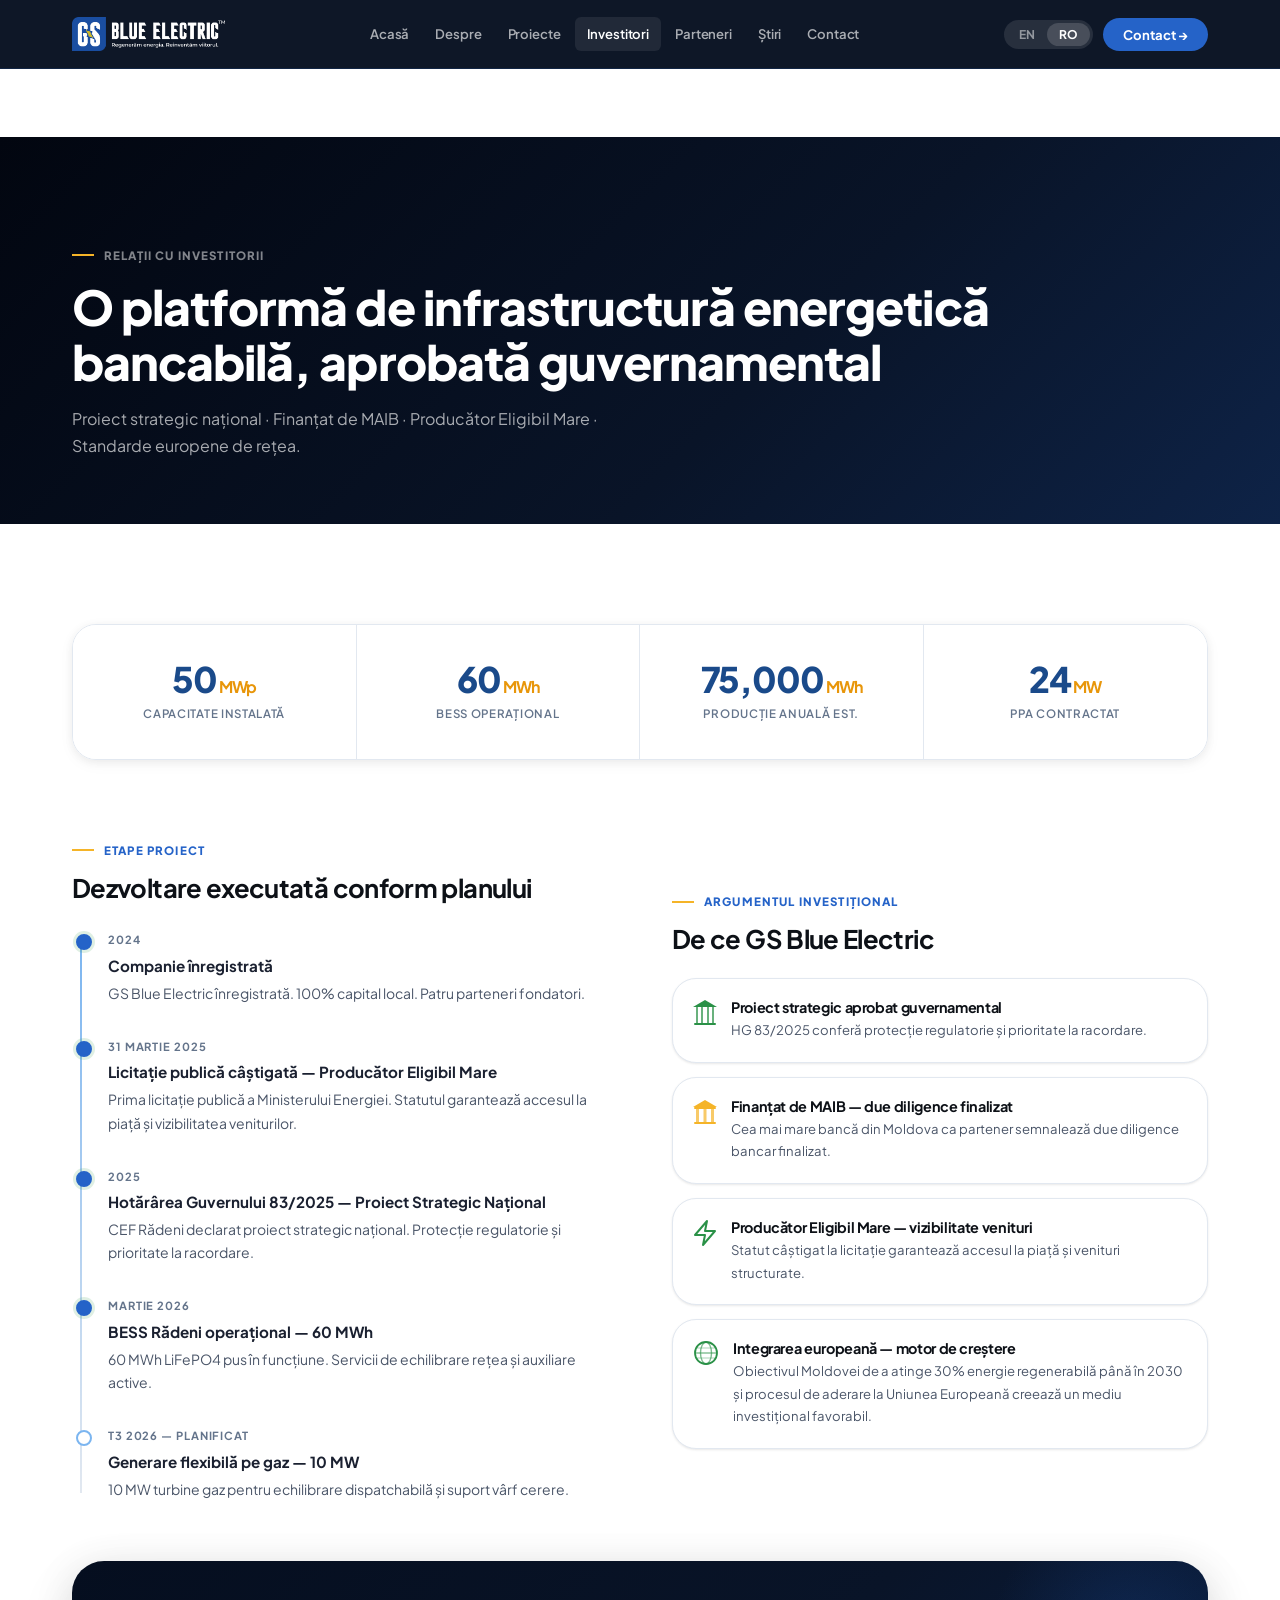
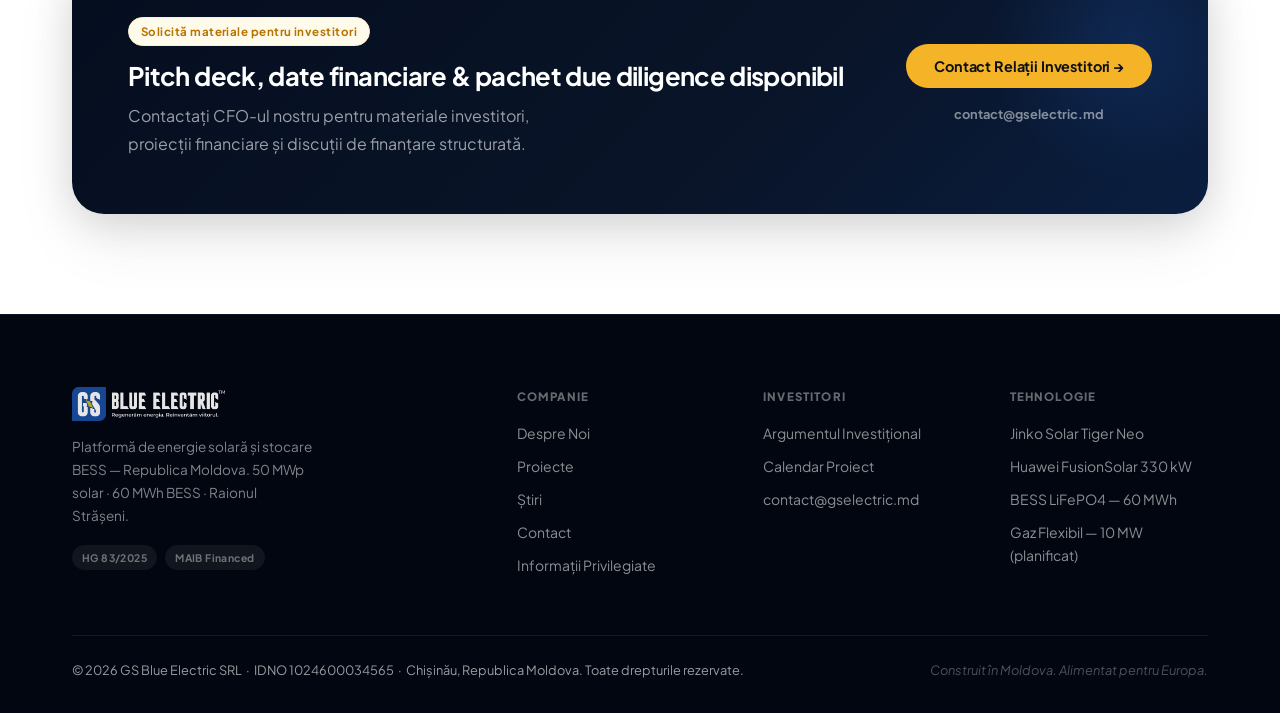
<file: investors.html>
<!DOCTYPE html>
<html lang="ro">
<head>
<meta charset="UTF-8">
<meta name="viewport" content="width=device-width, initial-scale=1.0">

<!-- SEO: Title & Meta Description -->
<title>Investitori | GS Blue Electric</title>
<meta name="description" content="Argument investițional GS Blue Electric: proiect strategic național, finanțare MAIB, PPA contractat, BESS operațional și platformă bancabilă.">
<meta name="keywords" content="parc solar Moldova, stocare energie BESS Moldova, energie regenerabilă Moldova, CEF Rădeni, GS Blue Electric, solar fotovoltaic Moldova, investiții energie verde Moldova">
<meta name="robots" content="index, follow, max-snippet:-1, max-image-preview:large, max-video-preview:-1">
<meta name="author" content="GS Blue Electric SRL">
<meta name="theme-color" content="#050E1F">
<meta name="msapplication-TileColor" content="#050E1F">
<link rel="icon" type="image/svg+xml" href="favicon.svg">
<!-- SEO: Canonical -->
<link rel="canonical" href="https://gselectric.md/investors.html">

<!-- SEO: Hreflang — bilingual RO/EN -->
<link rel="alternate" hreflang="ro" href="https://gselectric.md/">
<link rel="alternate" hreflang="en" href="https://gselectric.md/en/">
<link rel="alternate" hreflang="x-default" href="https://gselectric.md/">

<!-- SEO: Open Graph — for LinkedIn, Facebook, press shares -->
<meta property="og:type" content="website">
<meta property="og:title" content="Investitori | GS Blue Electric">
<meta property="og:description" content="Argument investițional GS Blue Electric: proiect strategic național, finanțare MAIB, PPA contractat, BESS operațional și platformă bancabilă.">
<meta property="og:url" content="https://gselectric.md/investors.html">
<meta property="og:site_name" content="GS Blue Electric">
<meta property="og:locale" content="ro_MD">
<meta property="og:locale:alternate" content="en_US">
<meta property="og:image" content="https://gselectric.md/assets/images/cef_radeni_main.jpg">
<meta property="og:image:width" content="1200">
<meta property="og:image:height" content="630">
<meta property="og:image:alt" content="CEF Rădeni — Cel mai mare parc solar din Moldova, 50 MWp + 60 MWh BESS">

<!-- SEO: Twitter Card -->
<meta name="twitter:card" content="summary_large_image">
<meta name="twitter:title" content="Investitori | GS Blue Electric">
<meta name="twitter:description" content="Argument investițional GS Blue Electric: proiect strategic național, finanțare MAIB, PPA contractat, BESS operațional și platformă bancabilă.">
<meta name="twitter:image" content="https://gselectric.md/assets/images/cef_radeni_main.jpg">
<meta name="twitter:image:alt" content="CEF Rădeni parc solar Moldova">

<!-- SEO: Schema.org — Organization -->
<script type="application/ld+json">
{
  "@context": "https://schema.org",
  "@type": "Organization",
  "name": "GS Blue Electric SRL",
  "legalName": "GS Blue Electric SRL",
  "url": "https://gselectric.md",
  "logo": "https://gselectric.md/logo.png",
  "foundingDate": "2024",
  "description": "GS Blue Electric este operator al celui mai mare parc solar cu stocare din Moldova — CEF Rădeni, 50 MWp fotovoltaic + 60 MWh BESS LiFePO4, raionul Strășeni. Proiect strategic național aprobat prin HG 83/2025, finanțat de MAIB. Energie regenerabilă, stocare grid-scale și servicii de echilibrare rețea în Republica Moldova.",
  "address": {
    "@type": "PostalAddress",
    "addressLocality": "Chișinău",
    "addressRegion": "Municipiul Chișinău",
    "addressCountry": "MD"
  },
  "contactPoint": [
    {
      "@type": "ContactPoint",
      "email": "contact@gselectric.md",
      "telephone": "+373697868811",
      "contactType": "customer service",
      "availableLanguage": ["Romanian", "English"]
    }
  ],
  "sameAs": ["https://gselectric.md"],
  "knowsAbout": ["Solar Energy", "Battery Energy Storage Systems", "Renewable Energy Infrastructure", "Grid-Scale Energy Storage", "Moldova Energy Market"]
}
</script>

<!-- SEO: Schema.org — Energy Project (LocalBusiness) -->
<script type="application/ld+json">
{
  "@context": "https://schema.org",
  "@type": "LocalBusiness",
  "name": "GS Blue Electric — CEF Rădeni",
  "description": "Cel mai mare parc solar cu stocare din Moldova. 50 MWp fotovoltaic + 60 MWh BESS LiFePO4, raionul Strășeni, Republica Moldova. Producător Eligibil Mare, HG 83/2025.",
  "url": "https://gselectric.md",
  "telephone": "+373697868811",
  "email": "contact@gselectric.md",
  "address": {
    "@type": "PostalAddress",
    "addressLocality": "Rădeni",
    "addressRegion": "Strășeni",
    "addressCountry": "MD"
  },
  "geo": {
    "@type": "GeoCoordinates",
    "latitude": "47.15",
    "longitude": "28.57"
  },
  "openingHoursSpecification": {
    "@type": "OpeningHoursSpecification",
    "dayOfWeek": ["Monday","Tuesday","Wednesday","Thursday","Friday"],
    "opens": "09:00",
    "closes": "18:00"
  }
}
</script>

<!-- SEO: Schema.org — WebSite -->
<script type="application/ld+json">
{
  "@context": "https://schema.org",
  "@type": "WebSite",
  "name": "GS Blue Electric",
  "url": "https://gselectric.md",
  "inLanguage": ["ro", "en"],
  "description": "Platformă de infrastructură energetică din Moldova — parc solar CEF Rădeni 50 MWp + BESS 60 MWh"
}
</script>

<script>
(function(){
  try {
    document.documentElement.lang = localStorage.getItem("gsbe-lang") === "en" ? "en" : "ro";
  } catch(e) {}
})();
</script>

<!-- Fonts — with display=swap to prevent FOIT -->
<link rel="preconnect" href="https://fonts.googleapis.com">
<link rel="preconnect" href="https://fonts.gstatic.com" crossorigin>
<link href="https://fonts.googleapis.com/css2?family=Plus+Jakarta+Sans:wght@300;400;500;600;700;800&display=swap" rel="stylesheet">
<link rel="stylesheet" href="assets/css/styles.css?v=6">
</head>
<body data-page="investors">


<!-- ══ NAV ═══════════════════════════════════════════════════════ -->
<a href="#main-content" class="skip-link">Sari la conținut principal</a>
<nav id="mainNav" role="navigation" aria-label="Navigare principală">
  <div class="nav-inner">
    <a href="index.html" class="nav-brand" aria-label="GS Blue Electric home">
      <img src="assets/images/gsbe_logo.png?v=4" alt="GS Blue Electric" class="site-logo site-logo-nav">
    </a>
    <div class="nav-links">
      <a href="index.html" id="nav-home" data-en="Home" data-ro="Acasă">Acasă</a>
      <a href="about.html" id="nav-about" data-en="About" data-ro="Despre">Despre</a>
      <a href="projects.html" id="nav-projects" data-en="Projects" data-ro="Proiecte">Proiecte</a>
      <a href="investors.html" id="nav-investors" data-en="Investors" data-ro="Investitori">Investitori</a>
      <a href="partners.html" id="nav-partners" data-en="Partners" data-ro="Parteneri">Parteneri</a>
      <a href="news.html" id="nav-news" data-en="News" data-ro="Știri">Știri</a>
      <a href="contact.html" id="nav-contact" data-en="Contact" data-ro="Contact">Contact</a>
    </div>
    <div class="nav-right">
      <div class="lang-btn">
        <button id="btn-en" onclick="setLang('en')" aria-label="Switch to English">EN</button>
        <button id="btn-ro" class="active" onclick="setLang('ro')" aria-label="Comută în Română" aria-current="true">RO</button>
      </div>
      <button class="nav-cta" onclick="showPage('contact')" data-en="Contact →" data-ro="Contact →" aria-label="Contactați-ne">Contact →</button>
    </div>
    <button class="hamburger" onclick="toggleMobile()" aria-label="Deschide meniu" aria-expanded="false" aria-controls="mobileMenu" id="hamburgerBtn">
      <span aria-hidden="true"></span><span aria-hidden="true"></span><span aria-hidden="true"></span>
    </button>
  </div>
</nav>
<div class="mobile-menu" id="mobileMenu">
  <a href="index.html" data-en="Home" data-ro="Acasă">Acasă</a>
  <a href="about.html" data-en="About" data-ro="Despre">Despre</a>
  <a href="projects.html" data-en="Projects" data-ro="Proiecte">Proiecte</a>
  <a href="investors.html" data-en="Investors" data-ro="Investitori">Investitori</a>
  <a href="partners.html" data-en="Partners" data-ro="Parteneri">Parteneri</a>
  <a href="news.html" data-en="News" data-ro="Știri">Știri</a>
  <a href="contact.html" data-en="Contact" data-ro="Contact">Contact</a>
</div>

<!-- ═══════════════════════════════════════════════════════════════
     HOME
═══════════════════════════════════════════════════════════════ -->

<main id="main-content">
<!-- ═══════════════════════════════════════════════════════════════ INVESTORS -->
<div class="page" id="page-investors" data-section="investors">
<div class="page-header"><div class="container">
  <div class="section-label" data-en="Investor Relations" data-ro="Relații cu Investitorii">Relații cu Investitorii</div>
        <h1 data-en="A bankable, government-approved energy infrastructure platform" data-ro="O platformă de infrastructură energetică bancabilă, aprobată guvernamental">O platformă de infrastructură energetică bancabilă, aprobată guvernamental</h1>
  <p data-en="National strategic project · MAIB-financed · Large Eligible Producer · European grid standards." data-ro="Proiect strategic național · Finanțat de MAIB · Producător Eligibil Mare · Standarde europene de rețea.">Proiect strategic național · Finanțat de MAIB · Producător Eligibil Mare · Standarde europene de rețea.</p>
</div></div>
<section class="section"><div class="container">
  <div class="stat-strip reveal" style="margin-bottom:72px">
    <div class="stat-cell"><div class="stat-num">50<span class="stat-unit"> MWp</span></div><div class="stat-lbl" data-en="Installed Capacity" data-ro="Capacitate Instalată">Capacitate Instalată</div></div>
    <div class="stat-cell"><div class="stat-num">60<span class="stat-unit"> MWh</span></div><div class="stat-lbl" data-en="BESS Operational" data-ro="BESS Operațional">BESS Operațional</div></div>
    <div class="stat-cell"><div class="stat-num">75,000<span class="stat-unit"> MWh</span></div><div class="stat-lbl" data-en="Annual Production Est." data-ro="Producție Anuală Est.">Producție Anuală Est.</div></div>
    <div class="stat-cell"><div class="stat-num">24<span class="stat-unit"> MW</span></div><div class="stat-lbl" data-en="PPA Contracted" data-ro="PPA Contractat">PPA Contractat</div></div>
  </div>
  <div class="g2" style="gap:64px;margin-bottom:60px">
    <div class="reveal">
      <div class="section-label" data-en="Project Stages" data-ro="Etape Proiect">Etape Proiect</div>
      <h3 style="margin-bottom:28px" data-en="Development delivered according to plan" data-ro="Dezvoltare executată conform planului">Dezvoltare executată conform planului</h3>
      <div class="timeline">
        <div class="tl-item"><div class="tl-dot done"></div><div class="tl-date">2024</div><div class="tl-title" data-en="Company incorporated" data-ro="Companie înregistrată">Companie înregistrată</div><div class="tl-desc" data-en="GS Blue Electric incorporated. 100% local capital. Four founding partners." data-ro="GS Blue Electric înregistrată. 100% capital local. Patru parteneri fondatori.">GS Blue Electric înregistrată. 100% capital local. Patru parteneri fondatori.</div></div>
        <div class="tl-item"><div class="tl-dot done"></div><div class="tl-date" data-en="March 31, 2025" data-ro="31 Martie 2025">31 Martie 2025</div><div class="tl-title" data-en="Public auction won — Large Eligible Producer" data-ro="Licitație publică câștigată — Producător Eligibil Mare">Licitație publică câștigată — Producător Eligibil Mare</div><div class="tl-desc" data-en="First public auction by the Ministry of Energy. Status guarantees market access and revenue visibility." data-ro="Prima licitație publică a Ministerului Energiei. Statutul garantează accesul la piață și vizibilitatea veniturilor.">Prima licitație publică a Ministerului Energiei. Statutul garantează accesul la piață și vizibilitatea veniturilor.</div></div>
        <div class="tl-item"><div class="tl-dot done"></div><div class="tl-date">2025</div><div class="tl-title" data-en="Government Decision 83/2025 — National Strategic Project" data-ro="Hotărârea Guvernului 83/2025 — Proiect Strategic Național">Hotărârea Guvernului 83/2025 — Proiect Strategic Național</div><div class="tl-desc" data-en="CEF Rădeni declared national strategic project. Regulatory protection and grid connection priority." data-ro="CEF Rădeni declarat proiect strategic național. Protecție regulatorie și prioritate la racordare.">CEF Rădeni declarat proiect strategic național. Protecție regulatorie și prioritate la racordare.</div></div>
        <div class="tl-item"><div class="tl-dot done"></div><div class="tl-date" data-en="March 2026" data-ro="Martie 2026">Martie 2026</div><div class="tl-title" data-en="BESS Rădeni operational — 60 MWh" data-ro="BESS Rădeni operațional — 60 MWh">BESS Rădeni operațional — 60 MWh</div><div class="tl-desc" data-en="60 MWh LiFePO4 grid storage commissioned. Grid balancing and ancillary services active." data-ro="60 MWh LiFePO4 pus în funcțiune. Servicii de echilibrare rețea și auxiliare active.">60 MWh LiFePO4 pus în funcțiune. Servicii de echilibrare rețea și auxiliare active.</div></div>
        <div class="tl-item"><div class="tl-dot"></div><div class="tl-date" data-en="Q3 2026 — Planned" data-ro="T3 2026 — Planificat">T3 2026 — Planificat</div><div class="tl-title" data-en="Flexible gas generation — 10 MW" data-ro="Generare flexibilă pe gaz — 10 MW">Generare flexibilă pe gaz — 10 MW</div><div class="tl-desc" data-en="10 MW gas turbine for dispatchable balancing and peak demand support." data-ro="10 MW turbine gaz pentru echilibrare dispatchabilă și suport vârf cerere.">10 MW turbine gaz pentru echilibrare dispatchabilă și suport vârf cerere.</div></div>
      </div>
    </div>
    <div class="reveal d1">
      <div class="section-label" data-en="Investment Case" data-ro="Argumentul Investițional">Argumentul Investițional</div>
      <h3 style="margin-bottom:24px" data-en="Why GS Blue Electric" data-ro="De ce GS Blue Electric">De ce GS Blue Electric</h3>
      <div style="display:flex;flex-direction:column;gap:14px">
        <div class="card" style="padding:20px;display:flex;gap:14px;align-items:flex-start"><div style="flex-shrink:0;line-height:0"><svg width="24" height="26" viewBox="0 0 24 26" fill="none" xmlns="http://www.w3.org/2000/svg">
  <rect x="1" y="24" width="22" height="2" rx="1" fill="#2A9147"/>
  <rect x="3" y="8" width="2" height="16" fill="#2A9147" opacity="0.7"/>
  <rect x="8" y="8" width="2" height="16" fill="#2A9147" opacity="0.7"/>
  <rect x="14" y="8" width="2" height="16" fill="#2A9147" opacity="0.7"/>
  <rect x="19" y="8" width="2" height="16" fill="#2A9147" opacity="0.7"/>
  <polygon points="0,8 12,1 24,8" fill="#2A9147"/>
</svg></div><div><h4 style="font-size:.9rem;margin-bottom:4px" data-en="Government-backed strategic project" data-ro="Proiect strategic aprobat guvernamental">Proiect strategic aprobat guvernamental</h4><p style="font-size:.82rem" data-en="HG 83/2025 confers regulatory protection and grid connection priority." data-ro="HG 83/2025 conferă protecție regulatorie și prioritate la racordare.">HG 83/2025 conferă protecție regulatorie și prioritate la racordare.</p></div></div>
        <div class="card" style="padding:20px;display:flex;gap:14px;align-items:flex-start"><div style="flex-shrink:0;line-height:0"><svg width="24" height="26" viewBox="0 0 24 26" fill="none" xmlns="http://www.w3.org/2000/svg">
  <rect x="1" y="24" width="22" height="2" rx="1" fill="#F5B428"/>
  <rect x="1" y="9" width="22" height="2" rx="1" fill="#F5B428"/>
  <rect x="3" y="11" width="3" height="13" fill="#F5B428" opacity="0.7"/>
  <rect x="10.5" y="11" width="3" height="13" fill="#F5B428" opacity="0.7"/>
  <rect x="18" y="11" width="3" height="13" fill="#F5B428" opacity="0.7"/>
  <polygon points="0,9 12,2 24,9" fill="#F5B428"/>
</svg></div><div><h4 style="font-size:.9rem;margin-bottom:4px" data-en="MAIB-financed — due diligence completed" data-ro="Finanțat de MAIB — due diligence finalizat">Finanțat de MAIB — due diligence finalizat</h4><p style="font-size:.82rem" data-en="Moldova's largest bank as financial partner signals completed banking due diligence." data-ro="Cea mai mare bancă din Moldova ca partener semnalează due diligence bancar finalizat.">Cea mai mare bancă din Moldova ca partener semnalează due diligence bancar finalizat.</p></div></div>
        <div class="card" style="padding:20px;display:flex;gap:14px;align-items:flex-start"><div style="flex-shrink:0;line-height:0"><svg width="24" height="28" viewBox="0 0 24 28" fill="none" xmlns="http://www.w3.org/2000/svg">
  <path d="M14 2L2 16H12L10 26L22 12H12L14 2Z" stroke="#2A9147" stroke-width="2" stroke-linejoin="round" fill="none"/>
</svg></div><div><h4 style="font-size:.9rem;margin-bottom:4px" data-en="Large Eligible Producer — revenue visibility" data-ro="Producător Eligibil Mare — vizibilitate venituri">Producător Eligibil Mare — vizibilitate venituri</h4><p style="font-size:.82rem" data-en="Status won at public auction guarantees market access and structured revenue." data-ro="Statut câștigat la licitație garantează accesul la piață și venituri structurate.">Statut câștigat la licitație garantează accesul la piață și venituri structurate.</p></div></div>
        <div class="card" style="padding:20px;display:flex;gap:14px;align-items:flex-start"><div style="flex-shrink:0;line-height:0"><svg width="26" height="26" viewBox="0 0 26 26" fill="none" xmlns="http://www.w3.org/2000/svg">
  <circle cx="13" cy="13" r="11" stroke="#2A9147" stroke-width="1.8"/>
  <ellipse cx="13" cy="13" rx="5.5" ry="11" stroke="#2A9147" stroke-width="1.4" opacity="0.6"/>
  <line x1="2" y1="13" x2="24" y2="13" stroke="#2A9147" stroke-width="1.4" opacity="0.6"/>
  <line x1="4" y1="8" x2="22" y2="8" stroke="#2A9147" stroke-width="1" opacity="0.4"/>
  <line x1="4" y1="18" x2="22" y2="18" stroke="#2A9147" stroke-width="1" opacity="0.4"/>
</svg></div><div><h4 style="font-size:.9rem;margin-bottom:4px" data-en="EU integration tailwinds" data-ro="Integrarea europeană — motor de creștere">Integrarea europeană — motor de creștere</h4><p style="font-size:.82rem" data-en="Moldova's 30% renewable target by 2030 and EU accession create a structurally favorable environment." data-ro="Obiectivul Moldovei de a atinge 30% energie regenerabilă până în 2030 și procesul de aderare la Uniunea Europeană creează un mediu investițional favorabil.">Obiectivul Moldovei de a atinge 30% energie regenerabilă până în 2030 și procesul de aderare la Uniunea Europeană creează un mediu investițional favorabil.</p></div></div>
      </div>
    </div>
  </div>
  <div class="panel-dark reveal">
    <div style="position:relative;z-index:1;display:flex;align-items:center;justify-content:space-between;flex-wrap:wrap;gap:32px">
      <div><span class="tag tag-amber" style="margin-bottom:16px" data-en="Request investor materials" data-ro="Solicită materiale pentru investitori">Solicită materiale pentru investitori</span>
      <h3 style="color:var(--white);margin-bottom:12px" data-en="Pitch deck, financials & due diligence package available" data-ro="Pitch deck, date financiare &amp; pachet due diligence disponibil">Pitch deck, date financiare &amp; pachet due diligence disponibil</h3>
      <p style="color:rgba(255,255,255,.6);max-width:440px" data-en="Contact our CFO for investor materials, financial projections, and structured financing discussions." data-ro="Contactați CFO-ul nostru pentru materiale investitori, proiecții financiare și discuții de finanțare structurată.">Contactați CFO-ul nostru pentru materiale investitori, proiecții financiare și discuții de finanțare structurată.</p></div>
      <div style="display:flex;flex-direction:column;gap:10px;flex-shrink:0">
        <button class="btn btn-amber" onclick="showPage('contact')" data-en="Contact Investor Relations →" data-ro="Contact Relații Investitori →">Contact Relații Investitori →</button>
        <a href="mailto:contact@gselectric.md" style="text-align:center;font-size:.8rem;font-weight:700;color:rgba(255,255,255,.5);padding:6px">contact@gselectric.md</a>
      </div>
    </div>
  </div>
</div></section>
</div>

<!-- ═══════════════════════════════════════════════════════════════ PARTNERS -->
</main>
<footer aria-label="Footer">
  <div class="container">
    <div class="footer-grid">
      <div><img src="assets/images/gsbe_logo.png?v=4" alt="GS Blue Electric" class="site-logo site-logo-footer"><p style="font-size:.85rem;max-width:240px;line-height:1.7;color:rgba(255,255,255,.5)" data-en="Institutional-grade energy infrastructure platform. 50 MWp solar · 60 MWh BESS · Republic of Moldova." data-ro="Platformă de energie solară și stocare BESS — Republica Moldova. 50 MWp solar · 60 MWh BESS · Raionul Strășeni.">Platformă de energie solară și stocare BESS — Republica Moldova. 50 MWp solar · 60 MWh BESS · Raionul Strășeni.</p><div style="margin-top:18px;display:flex;gap:8px;flex-wrap:wrap"><span style="background:rgba(255,255,255,.06);color:rgba(255,255,255,.4);font-size:.65rem;padding:4px 10px;border-radius:20px;font-weight:700;letter-spacing:.04em">HG 83/2025</span><span style="background:rgba(255,255,255,.06);color:rgba(255,255,255,.4);font-size:.65rem;padding:4px 10px;border-radius:20px;font-weight:700;letter-spacing:.04em">MAIB Financed</span></div></div>
      <div class="footer-col"><h6 data-en="Company" data-ro="Companie">Companie</h6><a href="about.html" data-en="About Us" data-ro="Despre Noi">Despre Noi</a><a href="projects.html" data-en="Projects" data-ro="Proiecte">Proiecte</a><a href="news.html" data-en="News" data-ro="Știri">Știri</a><a href="contact.html" data-en="Contact" data-ro="Contact">Contact</a><a href="privileged-information.html" data-en="Privileged Information" data-ro="Informații Privilegiate">Informații Privilegiate</a></div>
      <div class="footer-col"><h6 data-en="Investors" data-ro="Investitori">Investitori</h6><a href="investors.html" data-en="Investment Case" data-ro="Argumentul Investițional">Argumentul Investițional</a><a href="investors.html" data-en="Project Timeline" data-ro="Calendar Proiect">Calendar Proiect</a><a href="mailto:contact@gselectric.md">contact@gselectric.md</a></div>
      <div class="footer-col"><h6 data-en="Technology" data-ro="Tehnologie">Tehnologie</h6><a>Jinko Solar Tiger Neo</a><a>Huawei FusionSolar 330 kW</a><a>BESS LiFePO4 — 60 MWh</a><a data-en="Flexible Gas — 10 MW (planned)" data-ro="Gaz Flexibil — 10 MW (planificat)">Gaz Flexibil — 10 MW (planificat)</a></div>
    </div>
    <div class="footer-bottom"><span>© 2026 GS Blue Electric SRL &nbsp;·&nbsp; IDNO 1024600034565 &nbsp;·&nbsp; Chișinău, Republica Moldova. <span data-en="All rights reserved." data-ro="Toate drepturile rezervate.">Toate drepturile rezervate.</span></span><span style="color:rgba(255,255,255,.3);font-style:italic;font-size:.8rem" data-en="Built in Moldova. Powered for Europe." data-ro="Construit în Moldova. Alimentat pentru Europa.">Construit în Moldova. Alimentat pentru Europa.</span></div>
  </div>
</footer>
<script src="assets/js/main.js?v=2"></script>
</body></html>
</file>
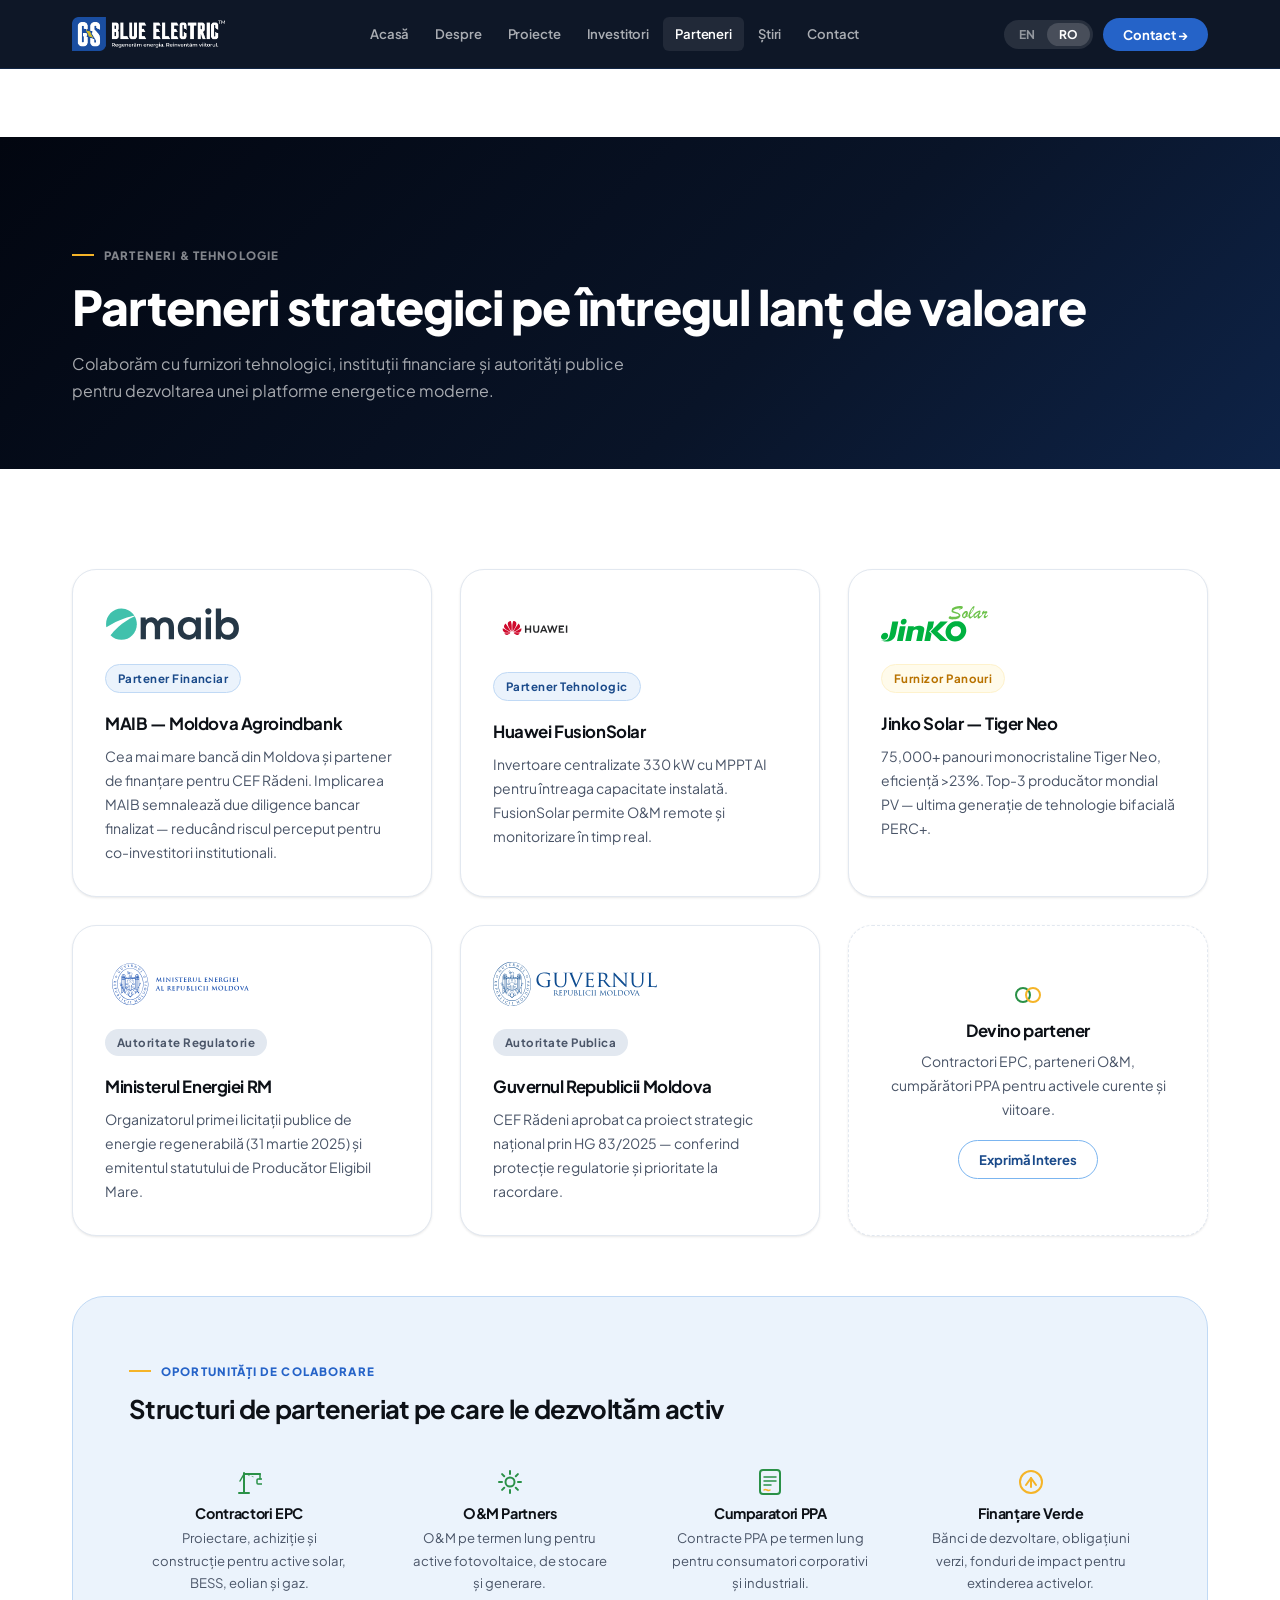
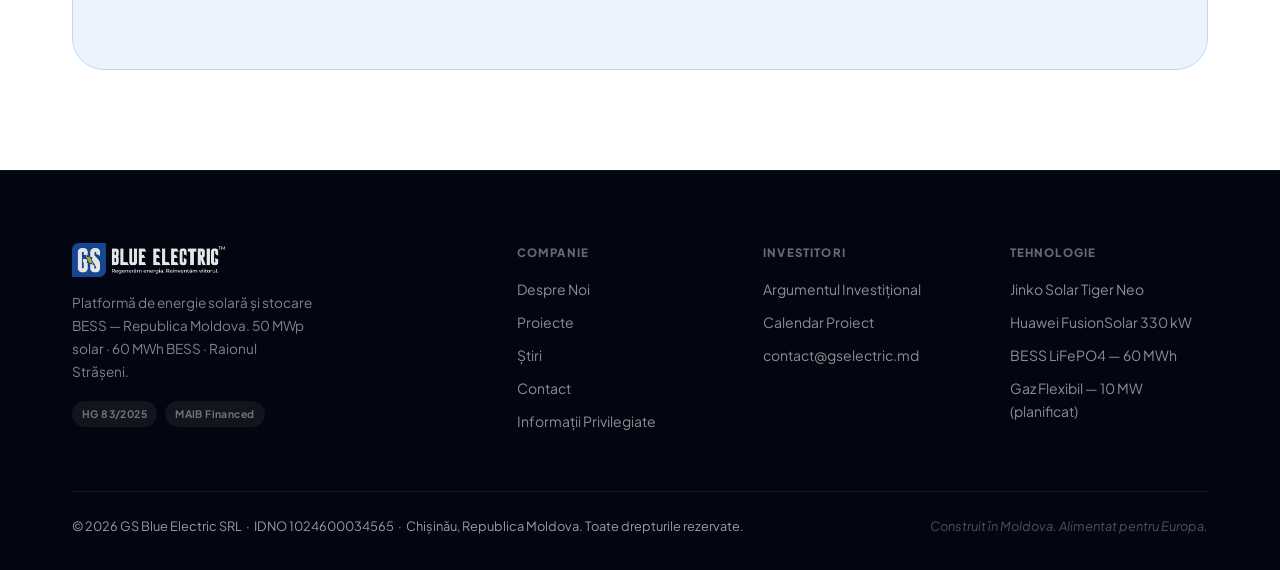
<file: partners.html>
<!DOCTYPE html>
<html lang="ro">
<head>
<meta charset="UTF-8">
<meta name="viewport" content="width=device-width, initial-scale=1.0">

<!-- SEO: Title & Meta Description -->
<title>Parteneri | GS Blue Electric</title>
<meta name="description" content="Partenerii GS Blue Electric: MAIB, Huawei FusionSolar, Jinko Solar, Ministerul Energiei și Guvernul Republicii Moldova.">
<meta name="keywords" content="parc solar Moldova, stocare energie BESS Moldova, energie regenerabilă Moldova, CEF Rădeni, GS Blue Electric, solar fotovoltaic Moldova, investiții energie verde Moldova">
<meta name="robots" content="index, follow, max-snippet:-1, max-image-preview:large, max-video-preview:-1">
<meta name="author" content="GS Blue Electric SRL">
<meta name="theme-color" content="#050E1F">
<meta name="msapplication-TileColor" content="#050E1F">
<link rel="icon" type="image/svg+xml" href="favicon.svg">
<!-- SEO: Canonical -->
<link rel="canonical" href="https://gselectric.md/partners.html">

<!-- SEO: Hreflang — bilingual RO/EN -->
<link rel="alternate" hreflang="ro" href="https://gselectric.md/">
<link rel="alternate" hreflang="en" href="https://gselectric.md/en/">
<link rel="alternate" hreflang="x-default" href="https://gselectric.md/">

<!-- SEO: Open Graph — for LinkedIn, Facebook, press shares -->
<meta property="og:type" content="website">
<meta property="og:title" content="Parteneri | GS Blue Electric">
<meta property="og:description" content="Partenerii GS Blue Electric: MAIB, Huawei FusionSolar, Jinko Solar, Ministerul Energiei și Guvernul Republicii Moldova.">
<meta property="og:url" content="https://gselectric.md/partners.html">
<meta property="og:site_name" content="GS Blue Electric">
<meta property="og:locale" content="ro_MD">
<meta property="og:locale:alternate" content="en_US">
<meta property="og:image" content="https://gselectric.md/assets/images/cef_radeni_main.jpg">
<meta property="og:image:width" content="1200">
<meta property="og:image:height" content="630">
<meta property="og:image:alt" content="CEF Rădeni — Cel mai mare parc solar din Moldova, 50 MWp + 60 MWh BESS">

<!-- SEO: Twitter Card -->
<meta name="twitter:card" content="summary_large_image">
<meta name="twitter:title" content="Parteneri | GS Blue Electric">
<meta name="twitter:description" content="Partenerii GS Blue Electric: MAIB, Huawei FusionSolar, Jinko Solar, Ministerul Energiei și Guvernul Republicii Moldova.">
<meta name="twitter:image" content="https://gselectric.md/assets/images/cef_radeni_main.jpg">
<meta name="twitter:image:alt" content="CEF Rădeni parc solar Moldova">

<!-- SEO: Schema.org — Organization -->
<script type="application/ld+json">
{
  "@context": "https://schema.org",
  "@type": "Organization",
  "name": "GS Blue Electric SRL",
  "legalName": "GS Blue Electric SRL",
  "url": "https://gselectric.md",
  "logo": "https://gselectric.md/logo.png",
  "foundingDate": "2024",
  "description": "GS Blue Electric este operator al celui mai mare parc solar cu stocare din Moldova — CEF Rădeni, 50 MWp fotovoltaic + 60 MWh BESS LiFePO4, raionul Strășeni. Proiect strategic național aprobat prin HG 83/2025, finanțat de MAIB. Energie regenerabilă, stocare grid-scale și servicii de echilibrare rețea în Republica Moldova.",
  "address": {
    "@type": "PostalAddress",
    "addressLocality": "Chișinău",
    "addressRegion": "Municipiul Chișinău",
    "addressCountry": "MD"
  },
  "contactPoint": [
    {
      "@type": "ContactPoint",
      "email": "contact@gselectric.md",
      "telephone": "+373697868811",
      "contactType": "customer service",
      "availableLanguage": ["Romanian", "English"]
    }
  ],
  "sameAs": ["https://gselectric.md"],
  "knowsAbout": ["Solar Energy", "Battery Energy Storage Systems", "Renewable Energy Infrastructure", "Grid-Scale Energy Storage", "Moldova Energy Market"]
}
</script>

<!-- SEO: Schema.org — Energy Project (LocalBusiness) -->
<script type="application/ld+json">
{
  "@context": "https://schema.org",
  "@type": "LocalBusiness",
  "name": "GS Blue Electric — CEF Rădeni",
  "description": "Cel mai mare parc solar cu stocare din Moldova. 50 MWp fotovoltaic + 60 MWh BESS LiFePO4, raionul Strășeni, Republica Moldova. Producător Eligibil Mare, HG 83/2025.",
  "url": "https://gselectric.md",
  "telephone": "+373697868811",
  "email": "contact@gselectric.md",
  "address": {
    "@type": "PostalAddress",
    "addressLocality": "Rădeni",
    "addressRegion": "Strășeni",
    "addressCountry": "MD"
  },
  "geo": {
    "@type": "GeoCoordinates",
    "latitude": "47.15",
    "longitude": "28.57"
  },
  "openingHoursSpecification": {
    "@type": "OpeningHoursSpecification",
    "dayOfWeek": ["Monday","Tuesday","Wednesday","Thursday","Friday"],
    "opens": "09:00",
    "closes": "18:00"
  }
}
</script>

<!-- SEO: Schema.org — WebSite -->
<script type="application/ld+json">
{
  "@context": "https://schema.org",
  "@type": "WebSite",
  "name": "GS Blue Electric",
  "url": "https://gselectric.md",
  "inLanguage": ["ro", "en"],
  "description": "Platformă de infrastructură energetică din Moldova — parc solar CEF Rădeni 50 MWp + BESS 60 MWh"
}
</script>

<script>
(function(){
  try {
    document.documentElement.lang = localStorage.getItem("gsbe-lang") === "en" ? "en" : "ro";
  } catch(e) {}
})();
</script>

<!-- Fonts — with display=swap to prevent FOIT -->
<link rel="preconnect" href="https://fonts.googleapis.com">
<link rel="preconnect" href="https://fonts.gstatic.com" crossorigin>
<link href="https://fonts.googleapis.com/css2?family=Plus+Jakarta+Sans:wght@300;400;500;600;700;800&display=swap" rel="stylesheet">
<link rel="stylesheet" href="assets/css/styles.css?v=6">
</head>
<body data-page="partners">


<!-- ══ NAV ═══════════════════════════════════════════════════════ -->
<a href="#main-content" class="skip-link">Sari la conținut principal</a>
<nav id="mainNav" role="navigation" aria-label="Navigare principală">
  <div class="nav-inner">
    <a href="index.html" class="nav-brand" aria-label="GS Blue Electric home">
      <img src="assets/images/gsbe_logo.png?v=4" alt="GS Blue Electric" class="site-logo site-logo-nav">
    </a>
    <div class="nav-links">
      <a href="index.html" id="nav-home" data-en="Home" data-ro="Acasă">Acasă</a>
      <a href="about.html" id="nav-about" data-en="About" data-ro="Despre">Despre</a>
      <a href="projects.html" id="nav-projects" data-en="Projects" data-ro="Proiecte">Proiecte</a>
      <a href="investors.html" id="nav-investors" data-en="Investors" data-ro="Investitori">Investitori</a>
      <a href="partners.html" id="nav-partners" data-en="Partners" data-ro="Parteneri">Parteneri</a>
      <a href="news.html" id="nav-news" data-en="News" data-ro="Știri">Știri</a>
      <a href="contact.html" id="nav-contact" data-en="Contact" data-ro="Contact">Contact</a>
    </div>
    <div class="nav-right">
      <div class="lang-btn">
        <button id="btn-en" onclick="setLang('en')" aria-label="Switch to English">EN</button>
        <button id="btn-ro" class="active" onclick="setLang('ro')" aria-label="Comută în Română" aria-current="true">RO</button>
      </div>
      <button class="nav-cta" onclick="showPage('contact')" data-en="Contact →" data-ro="Contact →" aria-label="Contactați-ne">Contact →</button>
    </div>
    <button class="hamburger" onclick="toggleMobile()" aria-label="Deschide meniu" aria-expanded="false" aria-controls="mobileMenu" id="hamburgerBtn">
      <span aria-hidden="true"></span><span aria-hidden="true"></span><span aria-hidden="true"></span>
    </button>
  </div>
</nav>
<div class="mobile-menu" id="mobileMenu">
  <a href="index.html" data-en="Home" data-ro="Acasă">Acasă</a>
  <a href="about.html" data-en="About" data-ro="Despre">Despre</a>
  <a href="projects.html" data-en="Projects" data-ro="Proiecte">Proiecte</a>
  <a href="investors.html" data-en="Investors" data-ro="Investitori">Investitori</a>
  <a href="partners.html" data-en="Partners" data-ro="Parteneri">Parteneri</a>
  <a href="news.html" data-en="News" data-ro="Știri">Știri</a>
  <a href="contact.html" data-en="Contact" data-ro="Contact">Contact</a>
</div>

<!-- ═══════════════════════════════════════════════════════════════
     HOME
═══════════════════════════════════════════════════════════════ -->

<main id="main-content">
<!-- ═══════════════════════════════════════════════════════════════ PARTNERS -->
<div class="page" id="page-partners" data-section="partners">
<div class="page-header"><div class="container">
  <div class="section-label" data-en="Partners & Technology" data-ro="Parteneri & Tehnologie">Parteneri & Tehnologie</div>
  <h1 data-en="Strategic partners across the value chain" data-ro="Parteneri strategici pe întregul lanț de valoare">Parteneri strategici pe întregul lanț de valoare</h1>
  <p data-en="We work with technology providers, financial institutions and public authorities to develop a modern energy platform." data-ro="Colaborăm cu furnizori tehnologici, instituții financiare și autorități publice pentru dezvoltarea unei platforme energetice moderne.">Colaborăm cu furnizori tehnologici, instituții financiare și autorități publice pentru dezvoltarea unei platforme energetice moderne.</p>
</div></div>
<section class="section"><div class="container">
  <div class="g3 reveal" style="margin-bottom:60px">
    <div class="card"><div style="height:44px;display:flex;align-items:center;margin-bottom:18px"><img src="assets/images/maib_logo.svg" alt="MAIB" style="height:38px;width:auto;display:block"></div><span class="tag tag-green" style="margin-bottom:12px" data-en="Financial Partner" data-ro="Partener Financiar">Partener Financiar</span><h4 style="margin:10px 0">MAIB — Moldova Agroindbank</h4><p style="font-size:.875rem" data-en="Moldova's largest bank and project financing partner for CEF Rădeni. MAIB's involvement signals completed banking due diligence — reducing perceived risk for institutional co-investors." data-ro="Cea mai mare bancă din Moldova și partener de finanțare pentru CEF Rădeni. Implicarea MAIB semnalează due diligence bancar finalizat — reducând riscul perceput pentru co-investitori institutionali.">Cea mai mare banca din Moldova si partener de finantare pentru CEF Rădeni. Implicarea MAIB semnaleaza due diligence bancar finalizat.</p></div>
    <div class="card"><div style="height:52px;display:flex;align-items:center;margin-bottom:18px"><img src="assets/images/huawei_logo.svg" alt="Huawei" style="height:56px;width:auto;display:block"></div><span class="tag tag-green" style="margin-bottom:12px" data-en="Technology Partner" data-ro="Partener Tehnologic">Partener Tehnologic</span><h4 style="margin:10px 0">Huawei FusionSolar</h4><p style="font-size:.875rem" data-en="330 kW centralized inverters with AI MPPT across full installed capacity. FusionSolar enables remote O&M and real-time monitoring." data-ro="Invertoare centralizate 330 kW cu MPPT AI pentru întreaga capacitate instalată. FusionSolar permite O&M remote și monitorizare în timp real.">Invertoare centralizate 330 kW cu MPPT AI. FusionSolar permite O&M remote si monitorizare in timp real.</p></div>
    <div class="card"><div style="height:44px;display:flex;align-items:center;margin-bottom:18px"><img src="assets/images/jinko_logo.svg" alt="Jinko Solar" style="height:36px;width:auto;display:block"></div><span class="tag tag-amber" style="margin-bottom:12px" data-en="Panel Supplier" data-ro="Furnizor Panouri">Furnizor Panouri</span><h4 style="margin:10px 0">Jinko Solar — Tiger Neo</h4><p style="font-size:.875rem" data-en="75,000+ monocrystalline Tiger Neo panels, efficiency >23%. Top-3 global PV manufacturer — latest generation bifacial PERC+ technology." data-ro="75,000+ panouri monocristaline Tiger Neo, eficiență >23%. Top-3 producător mondial PV — ultima generație de tehnologie bifacială PERC+.">75,000+ panouri Tiger Neo, eficiență >23%. Top-3 producător mondial PV — ultima generație PERC+ bifacială.</p></div>
    <div class="card"><div style="height:52px;display:flex;align-items:center;margin-bottom:18px"><span data-ro="<img src='assets/images/minister_ro_logo.svg' alt='Ministerul Energiei RM' style='height:56px;width:auto;display:block'>" data-en="<img src='assets/images/minister_en_logo.svg' alt='Ministry of Energy RM' style='height:56px;width:auto;display:block'>"><img src="assets/images/minister_ro_logo.svg" alt="Ministerul Energiei RM" style="height:56px;width:auto;display:block"></span></div><span class="tag tag-gray" style="margin-bottom:12px" data-en="Regulatory Authority" data-ro="Autoritate Regulatorie">Autoritate Regulatorie</span><h4 style="margin:10px 0" data-en="Ministry of Energy RM" data-ro="Ministerul Energiei RM">Ministerul Energiei RM</h4><p style="font-size:.875rem" data-en="Organizer of the first public renewable energy auction (March 31, 2025) and issuer of Large Eligible Producer status." data-ro="Organizatorul primei licitații publice de energie regenerabilă (31 martie 2025) și emitentul statutului de Producător Eligibil Mare.">Organizatorul primei licitații publice (31 martie 2025) si emitentul statutului de Producător Eligibil Mare.</p></div>
    <div class="card"><div style="height:52px;display:flex;align-items:center;margin-bottom:18px"><span data-ro="<img src='assets/images/rm_gov_logo_ro.svg' alt='Guvernul Republicii Moldova' style='height:44px;width:auto;display:block'>" data-en="<img src='assets/images/rm_gov_logo_en.svg' alt='Government of Moldova' style='height:44px;width:auto;display:block'>"><img src="assets/images/rm_gov_logo_ro.svg" alt="Guvernul Republicii Moldova" style="height:44px;width:auto;display:block"></span></div><span class="tag tag-gray" style="margin-bottom:12px" data-en="Public Authority" data-ro="Autoritate Publica">Autoritate Publica</span><h4 style="margin:10px 0" data-en="Government of Moldova" data-ro="Guvernul Republicii Moldova">Guvernul Republicii Moldova</h4><p style="font-size:.875rem" data-en="CEF Rădeni approved as national strategic project via Government Decision 83/2025 — conferring regulatory protection and grid priority." data-ro="CEF Rădeni aprobat ca proiect strategic național prin HG 83/2025 — conferind protecție regulatorie și prioritate la racordare.">CEF Rădeni aprobat ca proiect strategic național prin HG 83/2025 — protectie regulatorie si prioritate la racordare.</p></div>
    <div class="card" style="border:1.5px dashed var(--gray-100);display:flex;flex-direction:column;align-items:center;justify-content:center;text-align:center"><div style="margin-bottom:14px;line-height:0"><svg width="28" height="26" viewBox="0 0 28 26" fill="none" xmlns="http://www.w3.org/2000/svg">
  <circle cx="9" cy="13" r="7" stroke="#2A9147" stroke-width="2"/>
  <circle cx="19" cy="13" r="7" stroke="#F5B428" stroke-width="2"/>
</svg></div><h4 style="margin-bottom:8px" data-en="Become a partner" data-ro="Devino partener">Devino partener</h4><p style="font-size:.875rem;margin-bottom:18px" data-en="EPC contractors, O&M partners, PPA buyers for current and future assets." data-ro="Contractori EPC, parteneri O&M, cumpărători PPA pentru activele curente și viitoare.">Contractori EPC, parteneri O&M, cumpărători PPA pentru activele curente și viitoare.</p><button class="btn btn-outline" style="font-size:.82rem;padding:10px 20px" onclick="showPage('contact')" data-en="Express Interest" data-ro="Exprimă Interes">Exprimă Interes</button></div>
  </div>
  <div class="panel-light reveal">
    <div class="section-label" data-en="Collaboration Opportunities" data-ro="Oportunități de Colaborare">Oportunități de Colaborare</div>
    <h3 style="margin-bottom:28px" data-en="Partnership structures we are actively developing" data-ro="Structuri de parteneriat pe care le dezvoltăm activ">Structuri de parteneriat pe care le dezvoltăm activ</h3>
    <div class="g4 g4-partner">
      <div style="text-align:center;padding:18px"><div style="margin-bottom:10px;line-height:0"><svg width="26" height="26" viewBox="0 0 26 26" fill="none" xmlns="http://www.w3.org/2000/svg">
  <line x1="8" y1="24" x2="8" y2="4" stroke="#2A9147" stroke-width="2" stroke-linecap="round"/>
  <line x1="8" y1="5" x2="24" y2="5" stroke="#2A9147" stroke-width="2" stroke-linecap="round"/>
  <line x1="24" y1="5" x2="24" y2="10" stroke="#2A9147" stroke-width="1.5" stroke-linecap="round"/>
  <line x1="8" y1="5" x2="4" y2="12" stroke="#2A9147" stroke-width="1.5" stroke-linecap="round"/>
  <line x1="8" y1="5" x2="18" y2="8" stroke="#2A9147" stroke-width="1" stroke-dasharray="2 2" opacity="0.6"/>
  <rect x="21" y="10" width="6" height="5" rx="1" stroke="#2A9147" stroke-width="1.5"/>
  <line x1="3" y1="24" x2="13" y2="24" stroke="#2A9147" stroke-width="2" stroke-linecap="round"/>
</svg></div><h4 style="font-size:.9rem;margin-bottom:6px" data-en="EPC Contractors" data-ro="Contractori EPC">Contractori EPC</h4><p style="font-size:.82rem" data-en="Design, procurement & construction for solar, BESS, wind and gas assets." data-ro="Proiectare, achiziție și construcție pentru active solar, BESS, eolian și gaz.">Proiectare, achiziție și construcție pentru active solar, BESS, eolian și gaz.</p></div>
      <div style="text-align:center;padding:18px"><div style="margin-bottom:10px;line-height:0"><svg width="26" height="26" viewBox="0 0 26 26" fill="none" xmlns="http://www.w3.org/2000/svg">
  <circle cx="13" cy="13" r="4.5" stroke="#2A9147" stroke-width="2"/>
  <path d="M13 2v3M13 21v3M2 13h3M21 13h3M5.1 5.1l2.1 2.1M18.8 18.8l2.1 2.1M20.9 5.1l-2.1 2.1M7.2 18.8l-2.1 2.1" stroke="#2A9147" stroke-width="2" stroke-linecap="round"/>
</svg></div><h4 style="font-size:.9rem;margin-bottom:6px">O&M Partners</h4><p style="font-size:.82rem" data-en="Long-term O&M for photovoltaic, storage, and generation assets." data-ro="O&M pe termen lung pentru active fotovoltaice, de stocare și generare.">O&M pe termen lung pentru active fotovoltaice, de stocare și generare.</p></div>
      <div style="text-align:center;padding:18px"><div style="margin-bottom:10px;line-height:0"><svg width="22" height="26" viewBox="0 0 22 26" fill="none" xmlns="http://www.w3.org/2000/svg">
  <rect x="1" y="1" width="20" height="24" rx="3" stroke="#2A9147" stroke-width="2"/>
  <line x1="5" y1="8" x2="17" y2="8" stroke="#2A9147" stroke-width="1.5" stroke-linecap="round"/>
  <line x1="5" y1="12" x2="17" y2="12" stroke="#2A9147" stroke-width="1.5" stroke-linecap="round"/>
  <line x1="5" y1="16" x2="12" y2="16" stroke="#2A9147" stroke-width="1.5" stroke-linecap="round"/>
  <path d="M5 21 C7 19 9 23 11 21" stroke="#F5B428" stroke-width="1.5" stroke-linecap="round" fill="none"/>
</svg></div><h4 style="font-size:.9rem;margin-bottom:6px" data-en="PPA Offtakers" data-ro="Cumparatori PPA">Cumparatori PPA</h4><p style="font-size:.82rem" data-en="Long-term power purchase agreements for corporate and industrial consumers." data-ro="Contracte PPA pe termen lung pentru consumatori corporativi și industriali.">Contracte PPA pe termen lung pentru consumatori corporativi și industriali.</p></div>
      <div style="text-align:center;padding:18px"><div style="margin-bottom:10px;line-height:0"><svg width="26" height="26" viewBox="0 0 26 26" fill="none" xmlns="http://www.w3.org/2000/svg">
  <circle cx="13" cy="13" r="11" stroke="#F5B428" stroke-width="2"/>
  <path d="M8 16 L13 9 L18 16" stroke="#F5B428" stroke-width="2" stroke-linecap="round" stroke-linejoin="round" fill="none"/>
  <line x1="13" y1="9" x2="13" y2="18" stroke="#F5B428" stroke-width="2" stroke-linecap="round"/>
</svg></div><h4 style="font-size:.9rem;margin-bottom:6px" data-en="Green Finance" data-ro="Finanțare Verde">Finanțare Verde</h4><p style="font-size:.82rem" data-en="Development banks, green bonds, impact funds for asset expansion." data-ro="Bănci de dezvoltare, obligațiuni verzi, fonduri de impact pentru extinderea activelor.">Bănci de dezvoltare, obligațiuni verzi, fonduri de impact pentru extinderea activelor.</p></div>
    </div>
  </div>
</div></section>
</div>

<!-- ═══════════════════════════════════════════════════════════════ NEWS -->
</main>
<footer aria-label="Footer">
  <div class="container">
    <div class="footer-grid">
      <div><img src="assets/images/gsbe_logo.png?v=4" alt="GS Blue Electric" class="site-logo site-logo-footer"><p style="font-size:.85rem;max-width:240px;line-height:1.7;color:rgba(255,255,255,.5)" data-en="Institutional-grade energy infrastructure platform. 50 MWp solar · 60 MWh BESS · Republic of Moldova." data-ro="Platformă de energie solară și stocare BESS — Republica Moldova. 50 MWp solar · 60 MWh BESS · Raionul Strășeni.">Platformă de energie solară și stocare BESS — Republica Moldova. 50 MWp solar · 60 MWh BESS · Raionul Strășeni.</p><div style="margin-top:18px;display:flex;gap:8px;flex-wrap:wrap"><span style="background:rgba(255,255,255,.06);color:rgba(255,255,255,.4);font-size:.65rem;padding:4px 10px;border-radius:20px;font-weight:700;letter-spacing:.04em">HG 83/2025</span><span style="background:rgba(255,255,255,.06);color:rgba(255,255,255,.4);font-size:.65rem;padding:4px 10px;border-radius:20px;font-weight:700;letter-spacing:.04em">MAIB Financed</span></div></div>
      <div class="footer-col"><h6 data-en="Company" data-ro="Companie">Companie</h6><a href="about.html" data-en="About Us" data-ro="Despre Noi">Despre Noi</a><a href="projects.html" data-en="Projects" data-ro="Proiecte">Proiecte</a><a href="news.html" data-en="News" data-ro="Știri">Știri</a><a href="contact.html" data-en="Contact" data-ro="Contact">Contact</a><a href="privileged-information.html" data-en="Privileged Information" data-ro="Informații Privilegiate">Informații Privilegiate</a></div>
      <div class="footer-col"><h6 data-en="Investors" data-ro="Investitori">Investitori</h6><a href="investors.html" data-en="Investment Case" data-ro="Argumentul Investițional">Argumentul Investițional</a><a href="investors.html" data-en="Project Timeline" data-ro="Calendar Proiect">Calendar Proiect</a><a href="mailto:contact@gselectric.md">contact@gselectric.md</a></div>
      <div class="footer-col"><h6 data-en="Technology" data-ro="Tehnologie">Tehnologie</h6><a>Jinko Solar Tiger Neo</a><a>Huawei FusionSolar 330 kW</a><a>BESS LiFePO4 — 60 MWh</a><a data-en="Flexible Gas — 10 MW (planned)" data-ro="Gaz Flexibil — 10 MW (planificat)">Gaz Flexibil — 10 MW (planificat)</a></div>
    </div>
    <div class="footer-bottom"><span>© 2026 GS Blue Electric SRL &nbsp;·&nbsp; IDNO 1024600034565 &nbsp;·&nbsp; Chișinău, Republica Moldova. <span data-en="All rights reserved." data-ro="Toate drepturile rezervate.">Toate drepturile rezervate.</span></span><span style="color:rgba(255,255,255,.3);font-style:italic;font-size:.8rem" data-en="Built in Moldova. Powered for Europe." data-ro="Construit în Moldova. Alimentat pentru Europa.">Construit în Moldova. Alimentat pentru Europa.</span></div>
  </div>
</footer>
<script src="assets/js/main.js?v=2"></script>
</body></html>
</file>
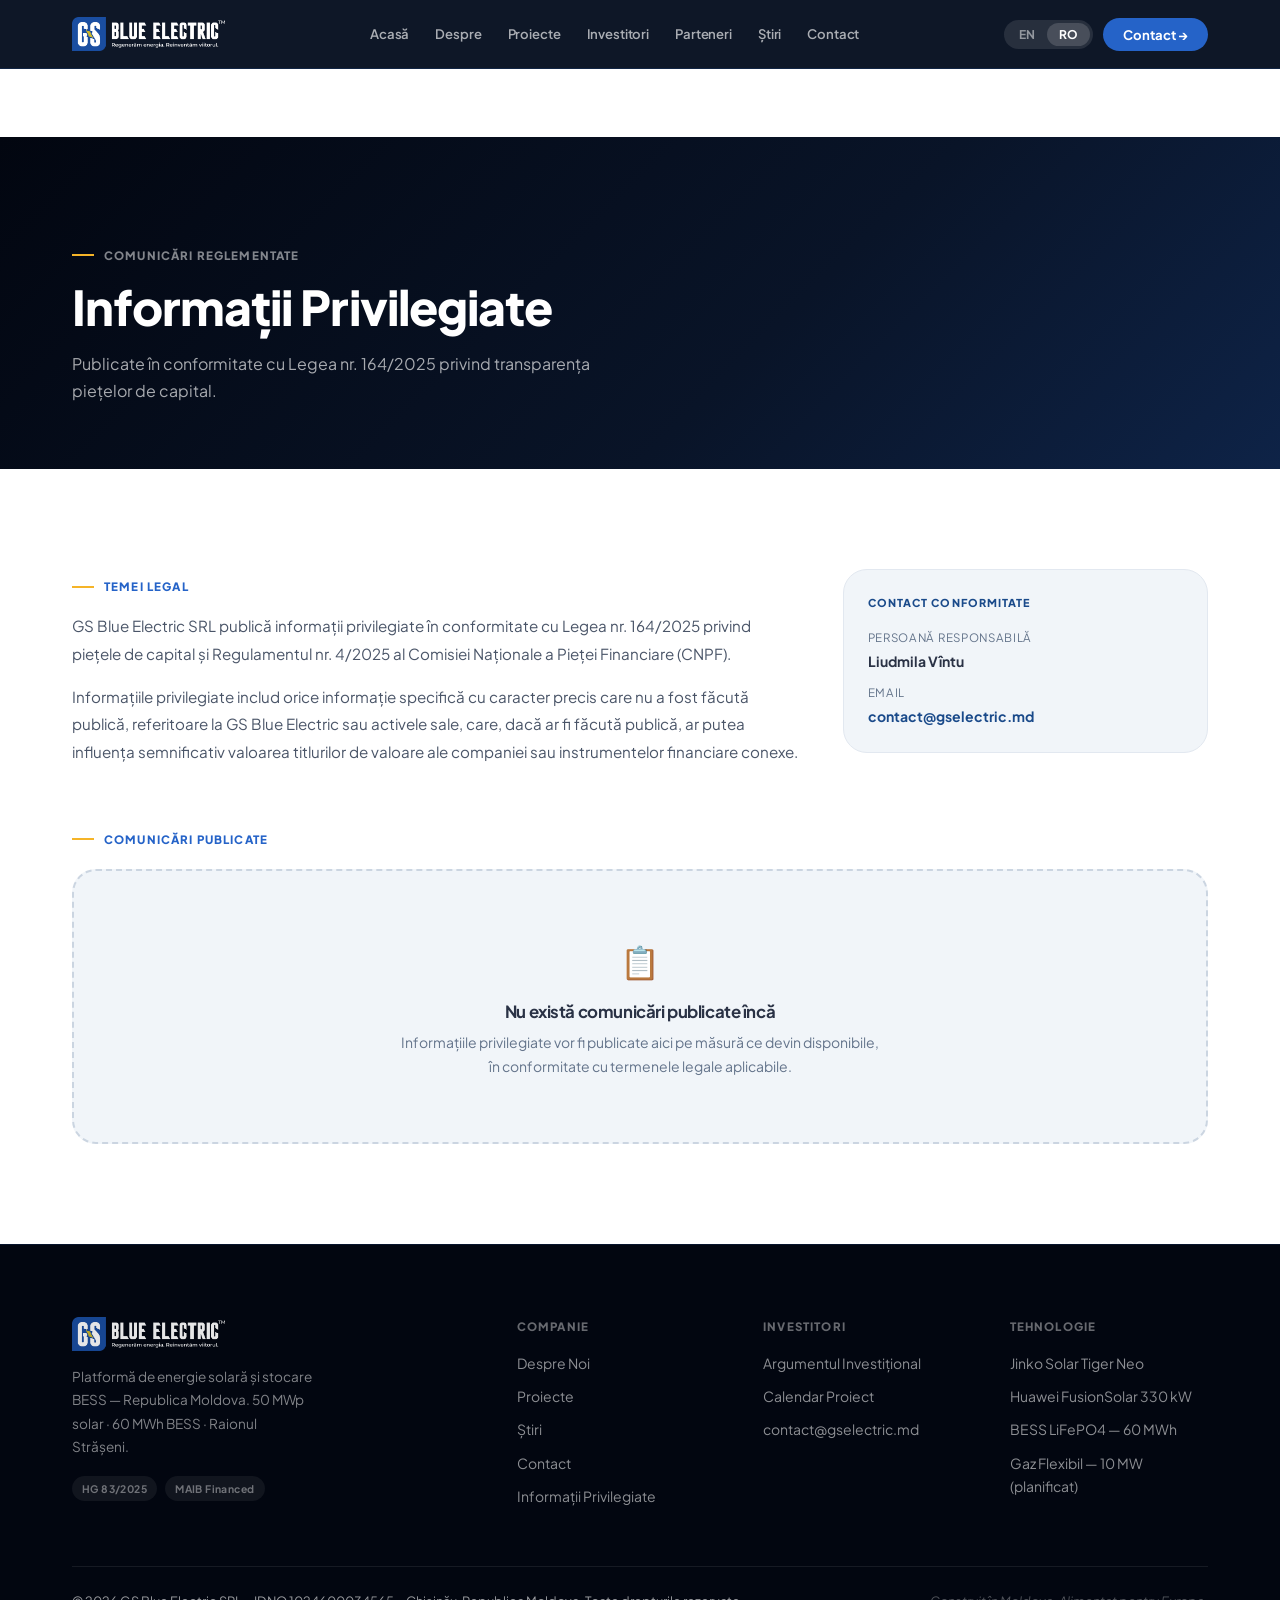
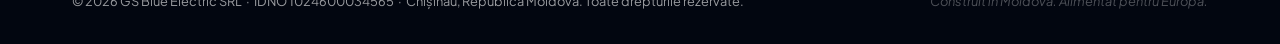
<file: privileged-information.html>
<!DOCTYPE html>
<html lang="ro">
<head>
<meta charset="UTF-8">
<meta name="viewport" content="width=device-width, initial-scale=1.0">

<!-- SEO: Title & Meta Description -->
<title>Privileged Information | GS Blue Electric</title>
<meta name="description" content="Informații privilegiate GS Blue Electric publicate în conformitate cu Legea nr. 164/2025 privind transparența piețelor de capital.">
<meta name="keywords" content="parc solar Moldova, stocare energie BESS Moldova, energie regenerabilă Moldova, CEF Rădeni, GS Blue Electric, solar fotovoltaic Moldova, investiții energie verde Moldova">
<meta name="robots" content="index, follow, max-snippet:-1, max-image-preview:large, max-video-preview:-1">
<meta name="author" content="GS Blue Electric SRL">
<meta name="theme-color" content="#050E1F">
<meta name="msapplication-TileColor" content="#050E1F">
<link rel="icon" type="image/svg+xml" href="favicon.svg">
<!-- SEO: Canonical -->
<link rel="canonical" href="https://gselectric.md/privileged-information.html">

<!-- SEO: Hreflang — bilingual RO/EN -->
<link rel="alternate" hreflang="ro" href="https://gselectric.md/">
<link rel="alternate" hreflang="en" href="https://gselectric.md/en/">
<link rel="alternate" hreflang="x-default" href="https://gselectric.md/">

<!-- SEO: Open Graph — for LinkedIn, Facebook, press shares -->
<meta property="og:type" content="website">
<meta property="og:title" content="Privileged Information | GS Blue Electric">
<meta property="og:description" content="Informații privilegiate GS Blue Electric publicate în conformitate cu Legea nr. 164/2025 privind transparența piețelor de capital.">
<meta property="og:url" content="https://gselectric.md/privileged-information.html">
<meta property="og:site_name" content="GS Blue Electric">
<meta property="og:locale" content="ro_MD">
<meta property="og:locale:alternate" content="en_US">
<meta property="og:image" content="https://gselectric.md/assets/images/cef_radeni_main.jpg">
<meta property="og:image:width" content="1200">
<meta property="og:image:height" content="630">
<meta property="og:image:alt" content="CEF Rădeni — Cel mai mare parc solar din Moldova, 50 MWp + 60 MWh BESS">

<!-- SEO: Twitter Card -->
<meta name="twitter:card" content="summary_large_image">
<meta name="twitter:title" content="Privileged Information | GS Blue Electric">
<meta name="twitter:description" content="Informații privilegiate GS Blue Electric publicate în conformitate cu Legea nr. 164/2025 privind transparența piețelor de capital.">
<meta name="twitter:image" content="https://gselectric.md/assets/images/cef_radeni_main.jpg">
<meta name="twitter:image:alt" content="CEF Rădeni parc solar Moldova">

<!-- SEO: Schema.org — Organization -->
<script type="application/ld+json">
{
  "@context": "https://schema.org",
  "@type": "Organization",
  "name": "GS Blue Electric SRL",
  "legalName": "GS Blue Electric SRL",
  "url": "https://gselectric.md",
  "logo": "https://gselectric.md/logo.png",
  "foundingDate": "2024",
  "description": "GS Blue Electric este operator al celui mai mare parc solar cu stocare din Moldova — CEF Rădeni, 50 MWp fotovoltaic + 60 MWh BESS LiFePO4, raionul Strășeni. Proiect strategic național aprobat prin HG 83/2025, finanțat de MAIB. Energie regenerabilă, stocare grid-scale și servicii de echilibrare rețea în Republica Moldova.",
  "address": {
    "@type": "PostalAddress",
    "addressLocality": "Chișinău",
    "addressRegion": "Municipiul Chișinău",
    "addressCountry": "MD"
  },
  "contactPoint": [
    {
      "@type": "ContactPoint",
      "email": "contact@gselectric.md",
      "telephone": "+373697868811",
      "contactType": "customer service",
      "availableLanguage": ["Romanian", "English"]
    }
  ],
  "sameAs": ["https://gselectric.md"],
  "knowsAbout": ["Solar Energy", "Battery Energy Storage Systems", "Renewable Energy Infrastructure", "Grid-Scale Energy Storage", "Moldova Energy Market"]
}
</script>

<!-- SEO: Schema.org — Energy Project (LocalBusiness) -->
<script type="application/ld+json">
{
  "@context": "https://schema.org",
  "@type": "LocalBusiness",
  "name": "GS Blue Electric — CEF Rădeni",
  "description": "Cel mai mare parc solar cu stocare din Moldova. 50 MWp fotovoltaic + 60 MWh BESS LiFePO4, raionul Strășeni, Republica Moldova. Producător Eligibil Mare, HG 83/2025.",
  "url": "https://gselectric.md",
  "telephone": "+373697868811",
  "email": "contact@gselectric.md",
  "address": {
    "@type": "PostalAddress",
    "addressLocality": "Rădeni",
    "addressRegion": "Strășeni",
    "addressCountry": "MD"
  },
  "geo": {
    "@type": "GeoCoordinates",
    "latitude": "47.15",
    "longitude": "28.57"
  },
  "openingHoursSpecification": {
    "@type": "OpeningHoursSpecification",
    "dayOfWeek": ["Monday","Tuesday","Wednesday","Thursday","Friday"],
    "opens": "09:00",
    "closes": "18:00"
  }
}
</script>

<!-- SEO: Schema.org — WebSite -->
<script type="application/ld+json">
{
  "@context": "https://schema.org",
  "@type": "WebSite",
  "name": "GS Blue Electric",
  "url": "https://gselectric.md",
  "inLanguage": ["ro", "en"],
  "description": "Platformă de infrastructură energetică din Moldova — parc solar CEF Rădeni 50 MWp + BESS 60 MWh"
}
</script>

<script>
(function(){
  try {
    document.documentElement.lang = localStorage.getItem("gsbe-lang") === "en" ? "en" : "ro";
  } catch(e) {}
})();
</script>

<!-- Fonts — with display=swap to prevent FOIT -->
<link rel="preconnect" href="https://fonts.googleapis.com">
<link rel="preconnect" href="https://fonts.gstatic.com" crossorigin>
<link href="https://fonts.googleapis.com/css2?family=Plus+Jakarta+Sans:wght@300;400;500;600;700;800&display=swap" rel="stylesheet">
<link rel="stylesheet" href="assets/css/styles.css?v=6">
</head>
<body data-page="privileged">


<!-- ══ NAV ═══════════════════════════════════════════════════════ -->
<a href="#main-content" class="skip-link">Sari la conținut principal</a>
<nav id="mainNav" role="navigation" aria-label="Navigare principală">
  <div class="nav-inner">
    <a href="index.html" class="nav-brand" aria-label="GS Blue Electric home">
      <img src="assets/images/gsbe_logo.png?v=4" alt="GS Blue Electric" class="site-logo site-logo-nav">
    </a>
    <div class="nav-links">
      <a href="index.html" id="nav-home" data-en="Home" data-ro="Acasă">Acasă</a>
      <a href="about.html" id="nav-about" data-en="About" data-ro="Despre">Despre</a>
      <a href="projects.html" id="nav-projects" data-en="Projects" data-ro="Proiecte">Proiecte</a>
      <a href="investors.html" id="nav-investors" data-en="Investors" data-ro="Investitori">Investitori</a>
      <a href="partners.html" id="nav-partners" data-en="Partners" data-ro="Parteneri">Parteneri</a>
      <a href="news.html" id="nav-news" data-en="News" data-ro="Știri">Știri</a>
      <a href="contact.html" id="nav-contact" data-en="Contact" data-ro="Contact">Contact</a>
    </div>
    <div class="nav-right">
      <div class="lang-btn">
        <button id="btn-en" onclick="setLang('en')" aria-label="Switch to English">EN</button>
        <button id="btn-ro" class="active" onclick="setLang('ro')" aria-label="Comută în Română" aria-current="true">RO</button>
      </div>
      <button class="nav-cta" onclick="showPage('contact')" data-en="Contact →" data-ro="Contact →" aria-label="Contactați-ne">Contact →</button>
    </div>
    <button class="hamburger" onclick="toggleMobile()" aria-label="Deschide meniu" aria-expanded="false" aria-controls="mobileMenu" id="hamburgerBtn">
      <span aria-hidden="true"></span><span aria-hidden="true"></span><span aria-hidden="true"></span>
    </button>
  </div>
</nav>
<div class="mobile-menu" id="mobileMenu">
  <a href="index.html" data-en="Home" data-ro="Acasă">Acasă</a>
  <a href="about.html" data-en="About" data-ro="Despre">Despre</a>
  <a href="projects.html" data-en="Projects" data-ro="Proiecte">Proiecte</a>
  <a href="investors.html" data-en="Investors" data-ro="Investitori">Investitori</a>
  <a href="partners.html" data-en="Partners" data-ro="Parteneri">Parteneri</a>
  <a href="news.html" data-en="News" data-ro="Știri">Știri</a>
  <a href="contact.html" data-en="Contact" data-ro="Contact">Contact</a>
</div>

<!-- ═══════════════════════════════════════════════════════════════
     HOME
═══════════════════════════════════════════════════════════════ -->

<main id="main-content">
<!-- ═══════════════════════════════════════════════════════════════ PRIVILEGED INFORMATION -->
<div class="page" id="page-privileged" data-section="privileged-information">
<div class="page-header"><div class="container">
  <div class="section-label" data-en="Regulated Communications" data-ro="Comunicări Reglementate">Comunicări Reglementate</div>
  <h1 data-en="Privileged Information" data-ro="Informații Privilegiate">Informații Privilegiate</h1>
  <p data-en="Published in accordance with Law 164/2025 on capital markets transparency." data-ro="Publicate în conformitate cu Legea nr. 164/2025 privind transparența piețelor de capital.">Publicate în conformitate cu Legea nr. 164/2025 privind transparența piețelor de capital.</p>
</div></div>
<section class="section"><div class="container">

  <div class="reveal" style="display:grid;grid-template-columns:2fr 1fr;gap:40px;align-items:start;margin-bottom:56px">
    <div>
      <div class="section-label" style="margin-bottom:16px" data-en="Legal Basis" data-ro="Temei Legal">Temei Legal</div>
      <p style="font-size:.95rem;line-height:1.8;margin-bottom:16px" data-en="GS Blue Electric SRL publishes privileged information in accordance with Law no. 164/2025 on capital markets and Regulation no. 4/2025 of the National Commission for Financial Markets (NCFM)." data-ro="GS Blue Electric SRL publică informații privilegiate în conformitate cu Legea nr. 164/2025 privind piețele de capital și Regulamentul nr. 4/2025 al Comisiei Naționale a Pieței Financiare (CNPF).">GS Blue Electric SRL publică informații privilegiate în conformitate cu Legea nr. 164/2025 privind piețele de capital și Regulamentul nr. 4/2025 al Comisiei Naționale a Pieței Financiare (CNPF).</p>
      <p style="font-size:.95rem;line-height:1.8" data-en="Privileged information includes any specific information of a precise nature which has not been made public, relating to GS Blue Electric or its assets, which, if made public, would be likely to have a significant effect on the value of the company's securities or related financial instruments." data-ro="Informațiile privilegiate includ orice informație specifică cu caracter precis care nu a fost făcută publică, referitoare la GS Blue Electric sau activele sale, care, dacă ar fi făcută publică, ar putea influența semnificativ valoarea titlurilor de valoare ale companiei sau instrumentelor financiare conexe.">Informațiile privilegiate includ orice informație specifică cu caracter precis care nu a fost făcută publică, referitoare la GS Blue Electric sau activele sale, care, dacă ar fi făcută publică, ar putea influența semnificativ valoarea titlurilor de valoare ale companiei sau instrumentelor financiare conexe.</p>
    </div>
    <div style="background:var(--gray-50);border:1px solid var(--gray-100);border-radius:var(--r-lg);padding:24px">
      <div style="font-size:.68rem;font-weight:800;text-transform:uppercase;letter-spacing:.1em;color:var(--green-500);margin-bottom:16px" data-en="Compliance Contact" data-ro="Contact Conformitate">Contact Conformitate</div>
      <div style="font-size:.875rem;display:flex;flex-direction:column;gap:10px">
        <div><span style="color:var(--gray-400);display:block;font-size:.72rem;text-transform:uppercase;letter-spacing:.06em;margin-bottom:3px" data-en="Responsible Person" data-ro="Persoană Responsabilă">Persoană Responsabilă</span><span style="font-weight:700">Liudmila Vîntu</span></div>
        <div><span style="color:var(--gray-400);display:block;font-size:.72rem;text-transform:uppercase;letter-spacing:.06em;margin-bottom:3px">Email</span><a href="mailto:contact@gselectric.md" style="color:var(--green-500);font-weight:700">contact@gselectric.md</a></div>
      </div>
    </div>
  </div>

  <div class="reveal">
    <div class="section-label" style="margin-bottom:20px" data-en="Published Disclosures" data-ro="Comunicări Publicate">Comunicări Publicate</div>

    <div style="background:var(--gray-50);border:2px dashed var(--gray-200);border-radius:var(--r-lg);padding:64px 32px;text-align:center">
      <div style="font-size:2rem;margin-bottom:16px" aria-hidden="true">📋</div>
      <h4 style="margin-bottom:8px;color:var(--gray-600)" data-en="No disclosures published yet" data-ro="Nu există comunicări publicate încă">Nu există comunicări publicate încă</h4>
      <p style="font-size:.875rem;color:var(--gray-400);max-width:480px;margin:0 auto" data-en="Privileged information will be published here as it becomes available, in accordance with the applicable legal deadlines." data-ro="Informațiile privilegiate vor fi publicate aici pe măsură ce devin disponibile, în conformitate cu termenele legale aplicabile.">Informațiile privilegiate vor fi publicate aici pe măsură ce devin disponibile, în conformitate cu termenele legale aplicabile.</p>
    </div>

    <div style="margin-top:32px;overflow-x:auto;display:none" id="privileged-table">
      <table style="width:100%;border-collapse:collapse;font-size:.875rem">
        <thead>
          <tr style="border-bottom:2px solid var(--gray-200)">
            <th style="text-align:left;padding:12px 16px;font-size:.7rem;font-weight:800;text-transform:uppercase;letter-spacing:.08em;color:var(--gray-400)" data-en="Date" data-ro="Data">Data</th>
            <th style="text-align:left;padding:12px 16px;font-size:.7rem;font-weight:800;text-transform:uppercase;letter-spacing:.08em;color:var(--gray-400)" data-en="Title" data-ro="Titlu">Titlu</th>
            <th style="text-align:left;padding:12px 16px;font-size:.7rem;font-weight:800;text-transform:uppercase;letter-spacing:.08em;color:var(--gray-400)" data-en="Category" data-ro="Categorie">Categorie</th>
            <th style="text-align:left;padding:12px 16px;font-size:.7rem;font-weight:800;text-transform:uppercase;letter-spacing:.08em;color:var(--gray-400)" data-en="Document" data-ro="Document">Document</th>
          </tr>
        </thead>
        <tbody id="privileged-tbody"></tbody>
      </table>
    </div>
  </div>
</div></section>
</div>



<!-- ═══════════════════════════════════════════════════════════════ FOOTER -->
</main>
<footer aria-label="Footer">
  <div class="container">
    <div class="footer-grid">
      <div><img src="assets/images/gsbe_logo.png?v=4" alt="GS Blue Electric" class="site-logo site-logo-footer"><p style="font-size:.85rem;max-width:240px;line-height:1.7;color:rgba(255,255,255,.5)" data-en="Institutional-grade energy infrastructure platform. 50 MWp solar · 60 MWh BESS · Republic of Moldova." data-ro="Platformă de energie solară și stocare BESS — Republica Moldova. 50 MWp solar · 60 MWh BESS · Raionul Strășeni.">Platformă de energie solară și stocare BESS — Republica Moldova. 50 MWp solar · 60 MWh BESS · Raionul Strășeni.</p><div style="margin-top:18px;display:flex;gap:8px;flex-wrap:wrap"><span style="background:rgba(255,255,255,.06);color:rgba(255,255,255,.4);font-size:.65rem;padding:4px 10px;border-radius:20px;font-weight:700;letter-spacing:.04em">HG 83/2025</span><span style="background:rgba(255,255,255,.06);color:rgba(255,255,255,.4);font-size:.65rem;padding:4px 10px;border-radius:20px;font-weight:700;letter-spacing:.04em">MAIB Financed</span></div></div>
      <div class="footer-col"><h6 data-en="Company" data-ro="Companie">Companie</h6><a href="about.html" data-en="About Us" data-ro="Despre Noi">Despre Noi</a><a href="projects.html" data-en="Projects" data-ro="Proiecte">Proiecte</a><a href="news.html" data-en="News" data-ro="Știri">Știri</a><a href="contact.html" data-en="Contact" data-ro="Contact">Contact</a><a href="privileged-information.html" data-en="Privileged Information" data-ro="Informații Privilegiate">Informații Privilegiate</a></div>
      <div class="footer-col"><h6 data-en="Investors" data-ro="Investitori">Investitori</h6><a href="investors.html" data-en="Investment Case" data-ro="Argumentul Investițional">Argumentul Investițional</a><a href="investors.html" data-en="Project Timeline" data-ro="Calendar Proiect">Calendar Proiect</a><a href="mailto:contact@gselectric.md">contact@gselectric.md</a></div>
      <div class="footer-col"><h6 data-en="Technology" data-ro="Tehnologie">Tehnologie</h6><a>Jinko Solar Tiger Neo</a><a>Huawei FusionSolar 330 kW</a><a>BESS LiFePO4 — 60 MWh</a><a data-en="Flexible Gas — 10 MW (planned)" data-ro="Gaz Flexibil — 10 MW (planificat)">Gaz Flexibil — 10 MW (planificat)</a></div>
    </div>
    <div class="footer-bottom"><span>© 2026 GS Blue Electric SRL &nbsp;·&nbsp; IDNO 1024600034565 &nbsp;·&nbsp; Chișinău, Republica Moldova. <span data-en="All rights reserved." data-ro="Toate drepturile rezervate.">Toate drepturile rezervate.</span></span><span style="color:rgba(255,255,255,.3);font-style:italic;font-size:.8rem" data-en="Built in Moldova. Powered for Europe." data-ro="Construit în Moldova. Alimentat pentru Europa.">Construit în Moldova. Alimentat pentru Europa.</span></div>
  </div>
</footer>
<script src="assets/js/main.js?v=2"></script>
</body></html>
</file>
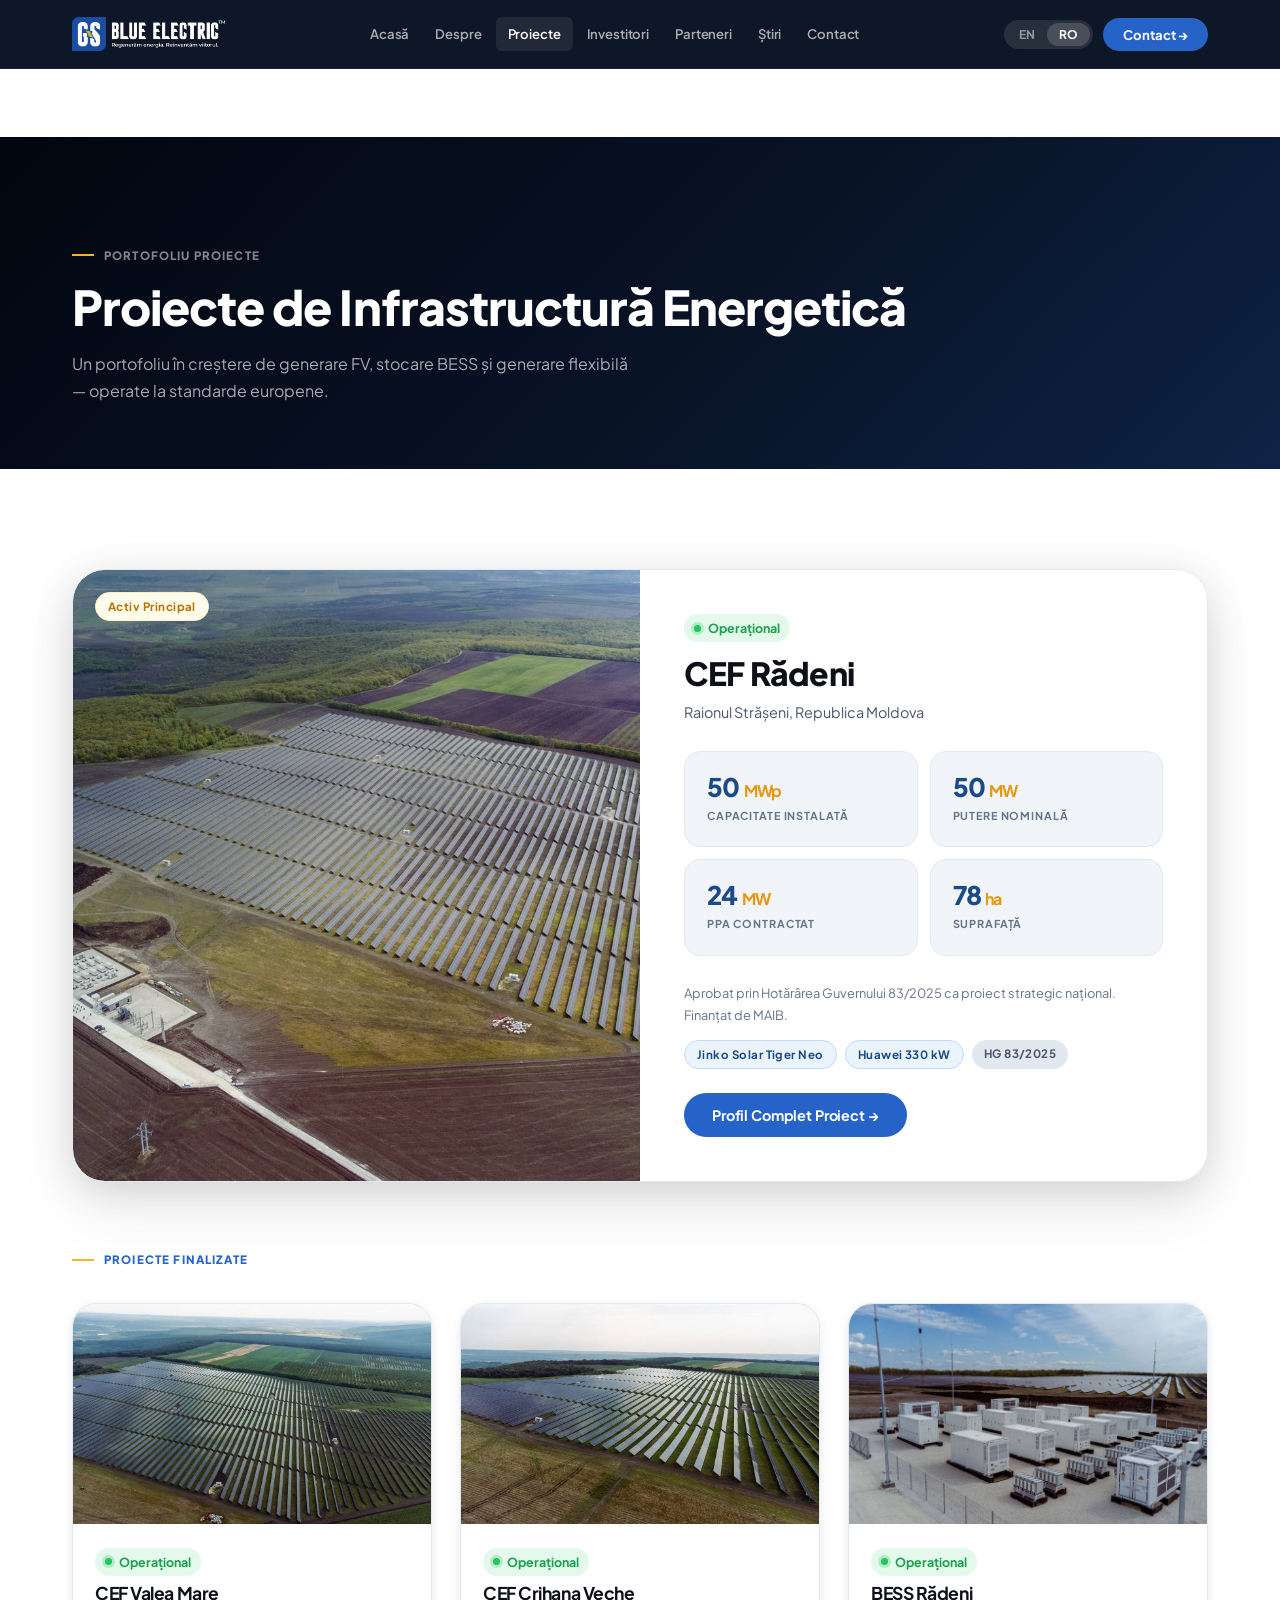
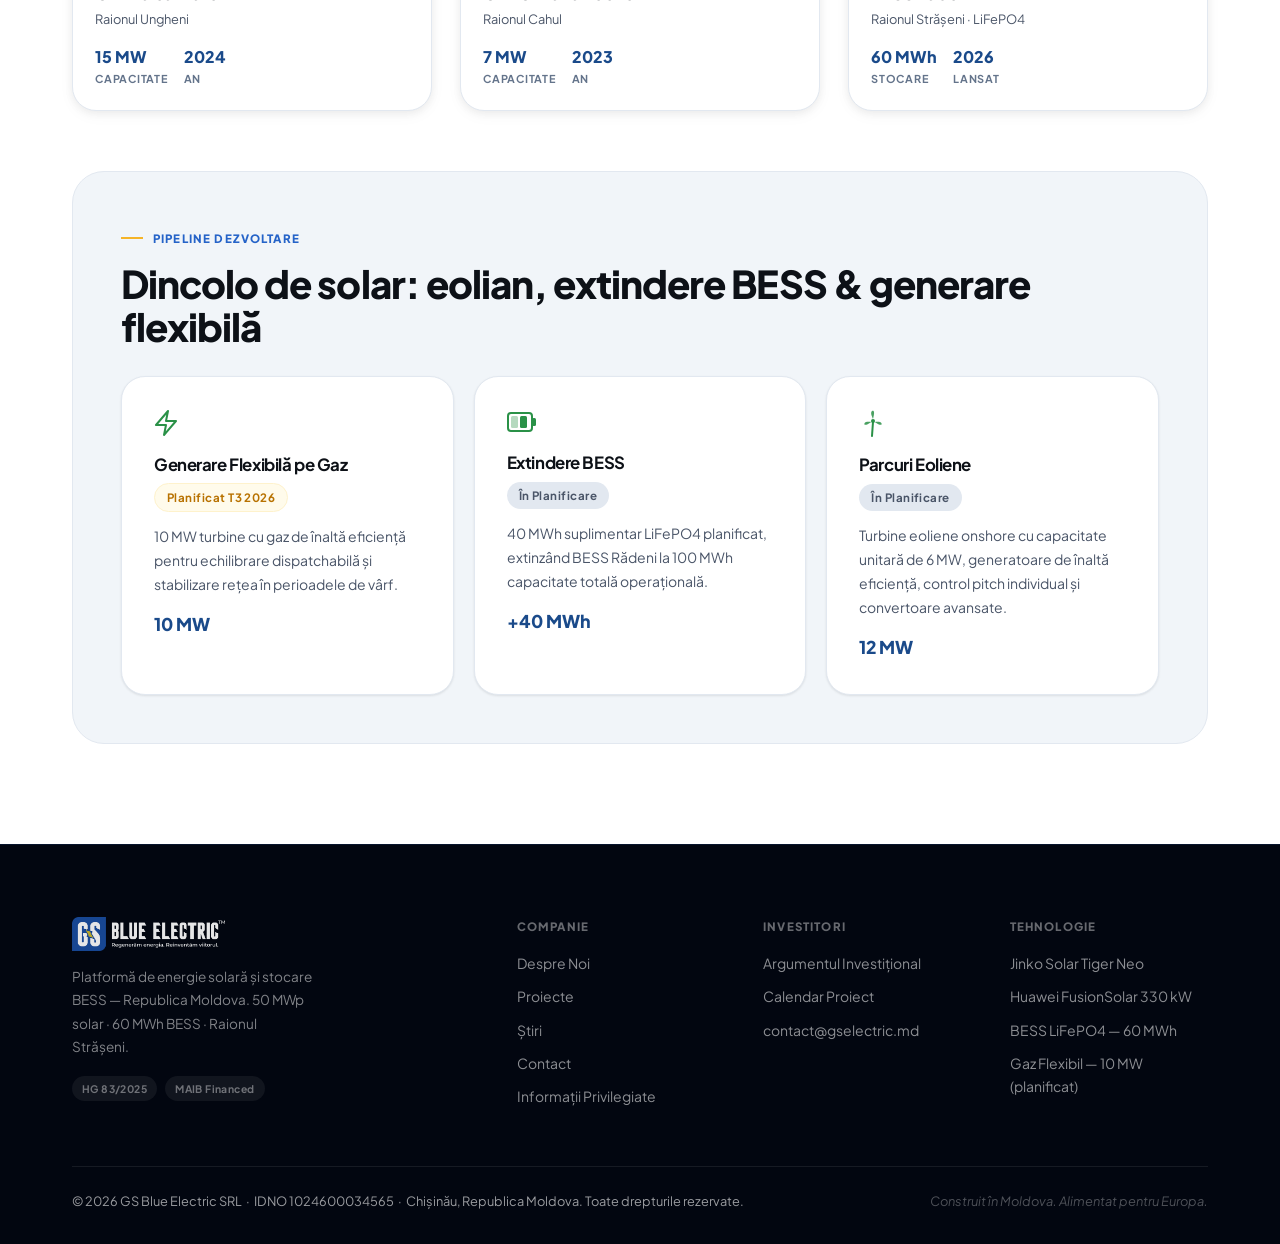
<file: projects.html>
<!DOCTYPE html>
<html lang="ro">
<head>
<meta charset="UTF-8">
<meta name="viewport" content="width=device-width, initial-scale=1.0">

<!-- SEO: Title & Meta Description -->
<title>Proiecte | GS Blue Electric — CEF Rădeni</title>
<meta name="description" content="Portofoliul GS Blue Electric: CEF Rădeni 50 MWp, BESS 60 MWh, proiecte solare finalizate și pipeline de generare flexibilă.">
<meta name="keywords" content="parc solar Moldova, stocare energie BESS Moldova, energie regenerabilă Moldova, CEF Rădeni, GS Blue Electric, solar fotovoltaic Moldova, investiții energie verde Moldova">
<meta name="robots" content="index, follow, max-snippet:-1, max-image-preview:large, max-video-preview:-1">
<meta name="author" content="GS Blue Electric SRL">
<meta name="theme-color" content="#050E1F">
<meta name="msapplication-TileColor" content="#050E1F">
<link rel="icon" type="image/svg+xml" href="favicon.svg">
<!-- SEO: Canonical -->
<link rel="canonical" href="https://gselectric.md/projects.html">

<!-- SEO: Hreflang — bilingual RO/EN -->
<link rel="alternate" hreflang="ro" href="https://gselectric.md/">
<link rel="alternate" hreflang="en" href="https://gselectric.md/en/">
<link rel="alternate" hreflang="x-default" href="https://gselectric.md/">

<!-- SEO: Open Graph — for LinkedIn, Facebook, press shares -->
<meta property="og:type" content="website">
<meta property="og:title" content="Proiecte | GS Blue Electric — CEF Rădeni">
<meta property="og:description" content="Portofoliul GS Blue Electric: CEF Rădeni 50 MWp, BESS 60 MWh, proiecte solare finalizate și pipeline de generare flexibilă.">
<meta property="og:url" content="https://gselectric.md/projects.html">
<meta property="og:site_name" content="GS Blue Electric">
<meta property="og:locale" content="ro_MD">
<meta property="og:locale:alternate" content="en_US">
<meta property="og:image" content="https://gselectric.md/assets/images/cef_radeni_main.jpg">
<meta property="og:image:width" content="1200">
<meta property="og:image:height" content="630">
<meta property="og:image:alt" content="CEF Rădeni — Cel mai mare parc solar din Moldova, 50 MWp + 60 MWh BESS">

<!-- SEO: Twitter Card -->
<meta name="twitter:card" content="summary_large_image">
<meta name="twitter:title" content="Proiecte | GS Blue Electric — CEF Rădeni">
<meta name="twitter:description" content="Portofoliul GS Blue Electric: CEF Rădeni 50 MWp, BESS 60 MWh, proiecte solare finalizate și pipeline de generare flexibilă.">
<meta name="twitter:image" content="https://gselectric.md/assets/images/cef_radeni_main.jpg">
<meta name="twitter:image:alt" content="CEF Rădeni parc solar Moldova">

<!-- SEO: Schema.org — Organization -->
<script type="application/ld+json">
{
  "@context": "https://schema.org",
  "@type": "Organization",
  "name": "GS Blue Electric SRL",
  "legalName": "GS Blue Electric SRL",
  "url": "https://gselectric.md",
  "logo": "https://gselectric.md/logo.png",
  "foundingDate": "2024",
  "description": "GS Blue Electric este operator al celui mai mare parc solar cu stocare din Moldova — CEF Rădeni, 50 MWp fotovoltaic + 60 MWh BESS LiFePO4, raionul Strășeni. Proiect strategic național aprobat prin HG 83/2025, finanțat de MAIB. Energie regenerabilă, stocare grid-scale și servicii de echilibrare rețea în Republica Moldova.",
  "address": {
    "@type": "PostalAddress",
    "addressLocality": "Chișinău",
    "addressRegion": "Municipiul Chișinău",
    "addressCountry": "MD"
  },
  "contactPoint": [
    {
      "@type": "ContactPoint",
      "email": "contact@gselectric.md",
      "telephone": "+373697868811",
      "contactType": "customer service",
      "availableLanguage": ["Romanian", "English"]
    }
  ],
  "sameAs": ["https://gselectric.md"],
  "knowsAbout": ["Solar Energy", "Battery Energy Storage Systems", "Renewable Energy Infrastructure", "Grid-Scale Energy Storage", "Moldova Energy Market"]
}
</script>

<!-- SEO: Schema.org — Energy Project (LocalBusiness) -->
<script type="application/ld+json">
{
  "@context": "https://schema.org",
  "@type": "LocalBusiness",
  "name": "GS Blue Electric — CEF Rădeni",
  "description": "Cel mai mare parc solar cu stocare din Moldova. 50 MWp fotovoltaic + 60 MWh BESS LiFePO4, raionul Strășeni, Republica Moldova. Producător Eligibil Mare, HG 83/2025.",
  "url": "https://gselectric.md",
  "telephone": "+373697868811",
  "email": "contact@gselectric.md",
  "address": {
    "@type": "PostalAddress",
    "addressLocality": "Rădeni",
    "addressRegion": "Strășeni",
    "addressCountry": "MD"
  },
  "geo": {
    "@type": "GeoCoordinates",
    "latitude": "47.15",
    "longitude": "28.57"
  },
  "openingHoursSpecification": {
    "@type": "OpeningHoursSpecification",
    "dayOfWeek": ["Monday","Tuesday","Wednesday","Thursday","Friday"],
    "opens": "09:00",
    "closes": "18:00"
  }
}
</script>

<!-- SEO: Schema.org — WebSite -->
<script type="application/ld+json">
{
  "@context": "https://schema.org",
  "@type": "WebSite",
  "name": "GS Blue Electric",
  "url": "https://gselectric.md",
  "inLanguage": ["ro", "en"],
  "description": "Platformă de infrastructură energetică din Moldova — parc solar CEF Rădeni 50 MWp + BESS 60 MWh"
}
</script>

<script>
(function(){
  try {
    document.documentElement.lang = localStorage.getItem("gsbe-lang") === "en" ? "en" : "ro";
  } catch(e) {}
})();
</script>

<!-- Fonts — with display=swap to prevent FOIT -->
<link rel="preconnect" href="https://fonts.googleapis.com">
<link rel="preconnect" href="https://fonts.gstatic.com" crossorigin>
<link href="https://fonts.googleapis.com/css2?family=Plus+Jakarta+Sans:wght@300;400;500;600;700;800&display=swap" rel="stylesheet">
<link rel="stylesheet" href="assets/css/styles.css?v=6">
</head>
<body data-page="projects">


<!-- ══ NAV ═══════════════════════════════════════════════════════ -->
<a href="#main-content" class="skip-link">Sari la conținut principal</a>
<nav id="mainNav" role="navigation" aria-label="Navigare principală">
  <div class="nav-inner">
    <a href="index.html" class="nav-brand" aria-label="GS Blue Electric home">
      <img src="assets/images/gsbe_logo.png?v=4" alt="GS Blue Electric" class="site-logo site-logo-nav">
    </a>
    <div class="nav-links">
      <a href="index.html" id="nav-home" data-en="Home" data-ro="Acasă">Acasă</a>
      <a href="about.html" id="nav-about" data-en="About" data-ro="Despre">Despre</a>
      <a href="projects.html" id="nav-projects" data-en="Projects" data-ro="Proiecte">Proiecte</a>
      <a href="investors.html" id="nav-investors" data-en="Investors" data-ro="Investitori">Investitori</a>
      <a href="partners.html" id="nav-partners" data-en="Partners" data-ro="Parteneri">Parteneri</a>
      <a href="news.html" id="nav-news" data-en="News" data-ro="Știri">Știri</a>
      <a href="contact.html" id="nav-contact" data-en="Contact" data-ro="Contact">Contact</a>
    </div>
    <div class="nav-right">
      <div class="lang-btn">
        <button id="btn-en" onclick="setLang('en')" aria-label="Switch to English">EN</button>
        <button id="btn-ro" class="active" onclick="setLang('ro')" aria-label="Comută în Română" aria-current="true">RO</button>
      </div>
      <button class="nav-cta" onclick="showPage('contact')" data-en="Contact →" data-ro="Contact →" aria-label="Contactați-ne">Contact →</button>
    </div>
    <button class="hamburger" onclick="toggleMobile()" aria-label="Deschide meniu" aria-expanded="false" aria-controls="mobileMenu" id="hamburgerBtn">
      <span aria-hidden="true"></span><span aria-hidden="true"></span><span aria-hidden="true"></span>
    </button>
  </div>
</nav>
<div class="mobile-menu" id="mobileMenu">
  <a href="index.html" data-en="Home" data-ro="Acasă">Acasă</a>
  <a href="about.html" data-en="About" data-ro="Despre">Despre</a>
  <a href="projects.html" data-en="Projects" data-ro="Proiecte">Proiecte</a>
  <a href="investors.html" data-en="Investors" data-ro="Investitori">Investitori</a>
  <a href="partners.html" data-en="Partners" data-ro="Parteneri">Parteneri</a>
  <a href="news.html" data-en="News" data-ro="Știri">Știri</a>
  <a href="contact.html" data-en="Contact" data-ro="Contact">Contact</a>
</div>

<!-- ═══════════════════════════════════════════════════════════════
     HOME
═══════════════════════════════════════════════════════════════ -->

<main id="main-content">
<!-- ═══════════════════════════════════════════════════════════════ PROJECTS -->
<div class="page" id="page-projects" data-section="projects">
<div class="page-header"><div class="container">
  <div class="section-label" data-en="Project Portfolio" data-ro="Portofoliu Proiecte">Portofoliu Proiecte</div>
        <h1 data-en="Energy Infrastructure Projects" data-ro="Proiecte de Infrastructură Energetică">Proiecte de Infrastructură Energetică</h1>
  <p data-en="A growing portfolio of PV generation, BESS storage, and flexible generation — operated to European standards." data-ro="Un portofoliu în creștere de generare FV, stocare BESS și generare flexibilă — operate la standarde europene.">Un portofoliu în creștere de generare FV, stocare BESS și generare flexibilă — operate la standarde europene.</p>
</div></div>
<section class="section"><div class="container">
  <div class="reveal" style="margin-bottom:60px">
    <div class="project-feature-card" style="display:grid;grid-template-columns:1fr 1fr;border:1px solid var(--gray-100);border-radius:var(--r-xl);overflow:hidden;box-shadow:var(--shadow-lg);min-height:460px">
      <div class="project-feature-media" style="position:relative;overflow:hidden">
        <img src="assets/images/cef_radeni_main.jpg" alt="CEF Rădeni" style="width:100%;height:100%;object-fit:cover;display:block">
        <div style="position:absolute;inset:0;background:linear-gradient(135deg,rgba(13,35,24,.4),transparent 60%)"></div>
        <div style="position:absolute;top:22px;left:22px"><span class="tag tag-amber" data-en="Flagship Asset" data-ro="Activ Principal">Activ Principal</span></div>
      </div>
      <div style="padding:44px;display:flex;flex-direction:column;justify-content:center;background:var(--white)">
        <div class="status status-op" style="margin-bottom:14px;align-self:flex-start"><div class="status-dot"></div><span data-en="Operational" data-ro="Operațional">Operațional</span></div>
        <h2 style="margin-bottom:8px;font-size:2rem">CEF Rădeni</h2>
        <p style="font-size:.9rem;margin-bottom:26px" data-en="Straseni District, Republic of Moldova" data-ro="Raionul Strășeni, Republica Moldova">Raionul Strășeni, Republica Moldova</p>
        <div style="display:grid;grid-template-columns:1fr 1fr;gap:12px;margin-bottom:26px">
          <div class="mbox"><div class="mbox-val">50 <span class="mbox-unit">MWp</span></div><div class="mbox-lbl" data-en="Installed Capacity" data-ro="Capacitate Instalată">Capacitate Instalată</div></div>
          <div class="mbox"><div class="mbox-val">50 <span class="mbox-unit">MW</span></div><div class="mbox-lbl" data-en="Nominal Power" data-ro="Putere Nominală">Putere Nominală</div></div>
          <div class="mbox"><div class="mbox-val">24 <span class="mbox-unit">MW</span></div><div class="mbox-lbl" data-en="PPA Contracted" data-ro="PPA Contractat">PPA Contractat</div></div>
          <div class="mbox"><div class="mbox-val">78 <span class="mbox-unit">ha</span></div><div class="mbox-lbl" data-en="Project Area" data-ro="Suprafață">Suprafață</div></div>
        </div>
        <p style="font-size:.8rem;color:var(--gray-400);margin-bottom:14px" data-en="Approved under Government Decision 83/2025 as a national strategic project. Financed by MAIB." data-ro="Aprobat prin Hotărârea Guvernului 83/2025 ca proiect strategic național. Finanțat de MAIB.">Aprobat prin HG 83/2025 ca proiect strategic național. Finantat de MAIB.</p>
        <div style="display:flex;gap:8px;flex-wrap:wrap;margin-bottom:24px">
          <span class="tag tag-green">Jinko Solar Tiger Neo</span>
          <span class="tag tag-green">Huawei 330 kW</span>
          <span class="tag tag-gray">HG 83/2025</span>
        </div>
        <button onclick="window.location.href='cef-radeni.html'" class="btn btn-primary" style="align-self:flex-start" data-en="Full Project Profile →" data-ro="Profil Complet Proiect →">Profil Complet Proiect →</button>
      </div>
    </div>
  </div>

  <div class="section-label reveal" data-en="Completed Projects" data-ro="Proiecte Finalizate">Proiecte Finalizate</div>
  <div class="g3 reveal" style="margin-top:20px">
    <div class="proj-card">
      <div style="height:220px;position:relative;overflow:hidden"><img src="assets/images/img_007.jpg" style="width:100%;height:100%;object-fit:cover;display:block" alt=""></div>
      <div style="padding:22px">
        <div class="status status-op" style="margin-bottom:8px"><div class="status-dot"></div><span data-en="Operational" data-ro="Operațional">Operațional</span></div>
        <h3 style="font-size:1.1rem;margin-bottom:4px">CEF Valea Mare</h3>
        <p style="font-size:.8rem;margin-bottom:14px" data-en="Ungheni District" data-ro="Raionul Ungheni">Raionul Ungheni</p>
        <div style="display:flex;gap:16px">
          <div><div style="font-weight:800;color:var(--green-500)">15 MW</div><div style="font-size:.68rem;color:var(--gray-400);text-transform:uppercase;letter-spacing:.07em;font-weight:700" data-en="Capacity" data-ro="Capacitate">Capacitate</div></div>
          <div><div style="font-weight:800;color:var(--green-500)">2024</div><div style="font-size:.68rem;color:var(--gray-400);text-transform:uppercase;letter-spacing:.07em;font-weight:700" data-en="Year" data-ro="An">An</div></div>
        </div>
      </div>
    </div>
    <div class="proj-card">
      <div style="height:220px;position:relative;overflow:hidden"><img src="assets/images/img_008.jpg" style="width:100%;height:100%;object-fit:cover;display:block" alt=""></div>
      <div style="padding:22px">
        <div class="status status-op" style="margin-bottom:8px"><div class="status-dot"></div><span data-en="Operational" data-ro="Operațional">Operațional</span></div>
        <h3 style="font-size:1.1rem;margin-bottom:4px">CEF Crihana Veche</h3>
        <p style="font-size:.8rem;margin-bottom:14px" data-en="Cahul District" data-ro="Raionul Cahul">Raionul Cahul</p>
        <div style="display:flex;gap:16px">
          <div><div style="font-weight:800;color:var(--green-500)">7 MW</div><div style="font-size:.68rem;color:var(--gray-400);text-transform:uppercase;letter-spacing:.07em;font-weight:700" data-en="Capacity" data-ro="Capacitate">Capacitate</div></div>
          <div><div style="font-weight:800;color:var(--green-500)">2023</div><div style="font-size:.68rem;color:var(--gray-400);text-transform:uppercase;letter-spacing:.07em;font-weight:700" data-en="Year" data-ro="An">An</div></div>
        </div>
      </div>
    </div>
    <div class="proj-card">
      <div style="height:220px;position:relative;overflow:hidden"><img src="assets/images/bess_radeni_main.jpg" style="width:100%;height:100%;object-fit:cover;display:block" alt=""></div>
      <div style="padding:22px">
        <div class="status status-op" style="margin-bottom:8px"><div class="status-dot"></div><span data-en="Operational" data-ro="Operațional">Operațional</span></div>
        <h3 style="font-size:1.1rem;margin-bottom:4px">BESS Rădeni</h3>
        <p style="font-size:.8rem;margin-bottom:14px" data-en="Straseni District · LiFePO4" data-ro="Raionul Strășeni · LiFePO4">Raionul Strășeni · LiFePO4</p>
        <div style="display:flex;gap:16px">
          <div><div style="font-weight:800;color:var(--green-500)">60 MWh</div><div style="font-size:.68rem;color:var(--gray-400);text-transform:uppercase;letter-spacing:.07em;font-weight:700" data-en="Storage" data-ro="Stocare">Stocare</div></div>
          <div><div style="font-weight:800;color:var(--green-500)">2026</div><div style="font-size:.68rem;color:var(--gray-400);text-transform:uppercase;letter-spacing:.07em;font-weight:700" data-en="Launched" data-ro="Lansat">Lansat</div></div>
        </div>
      </div>
    </div>
  </div>

  <div class="pipeline-panel reveal" style="margin-top:60px;background:var(--gray-50);border:1px solid var(--gray-100);border-radius:var(--r-xl);padding:48px">
    <div class="section-label" data-en="Development Pipeline" data-ro="Pipeline Dezvoltare">Pipeline Dezvoltare</div>
    <h2 style="margin-bottom:28px" data-en="Beyond solar: wind, BESS expansion &amp; flexible generation" data-ro="Dincolo de solar: eolian, extindere BESS &amp; generare flexibilă">Dincolo de solar: eolian, extindere BESS &amp; generare flexibilă</h2>
    <div class="g3" style="gap:20px">
      <div class="card">
        <div style="margin-bottom:12px"><svg width="24" height="28" viewBox="0 0 24 28" fill="none" xmlns="http://www.w3.org/2000/svg">
  <path d="M14 2L2 16H12L10 26L22 12H12L14 2Z" stroke="#2A9147" stroke-width="2" stroke-linejoin="round" fill="none"/>
</svg></div>
        <h4 style="margin-bottom:8px" data-en="Flexible Gas Generation" data-ro="Generare Flexibilă pe Gaz">Generare Flexibilă pe Gaz</h4>
        <span class="tag tag-amber" style="margin-bottom:12px;display:inline-block" data-en="Planned Q3 2026" data-ro="Planificat T3 2026">Planificat T3 2026</span>
        <p style="font-size:.875rem" data-en="10 MW high-efficiency gas turbine for dispatchable balancing and grid stabilization during peak demand." data-ro="10 MW turbine cu gaz de înaltă eficiență pentru echilibrare dispatchabilă și stabilizare rețea în perioadele de vârf.">10 MW turbine cu gaz de înaltă eficiență pentru echilibrare dispatchabilă și stabilizare rețea în perioadele de vârf.</p>
        <div style="margin-top:14px;font-size:1.1rem;font-weight:800;color:var(--green-500)">10 MW</div>
      </div>
      <div class="card">
        <div style="margin-bottom:12px"><svg width="30" height="26" viewBox="0 0 30 26" fill="none" xmlns="http://www.w3.org/2000/svg">
  <rect x="1" y="4" width="24" height="18" rx="3" stroke="#2A9147" stroke-width="2"/>
  <rect x="25" y="9" width="4" height="8" rx="1.5" fill="#2A9147"/>
  <rect x="4" y="7" width="7" height="12" rx="1.5" fill="#2A9147" opacity="0.35"/>
  <rect x="13" y="7" width="7" height="12" rx="1.5" fill="#2A9147"/>
</svg></div>
        <h4 style="margin-bottom:8px" data-en="BESS Expansion" data-ro="Extindere BESS">Extindere BESS</h4>
        <span class="tag tag-gray" style="margin-bottom:12px;display:inline-block" data-en="In Planning" data-ro="În Planificare">În Planificare</span>
        <p style="font-size:.875rem" data-en="Additional 40 MWh LiFePO4 planned, extending BESS Rădeni to 100 MWh total operational capacity." data-ro="40 MWh suplimentar LiFePO4 planificat, extinzând BESS Rădeni la 100 MWh capacitate totală operațională.">40 MWh suplimentar LiFePO4 planificat, extinzand BESS Rădeni la 100 MWh capacitate totala.</p>
        <div style="margin-top:14px;font-size:1.1rem;font-weight:800;color:var(--green-500)">+40 MWh</div>
      </div>
      <div class="card">
        <div style="margin-bottom:12px"><svg width="28" height="28" viewBox="0 0 28 28" fill="none" xmlns="http://www.w3.org/2000/svg">
  <line x1="14" y1="13" x2="13" y2="27" stroke="#2A9147" stroke-width="2" stroke-linecap="round"/>
  <circle cx="14" cy="12" r="2" fill="#2A9147"/>
  <path d="M14 10 C13 7 11 4 13 2 C15 1 16 3 14 10Z" fill="#2A9147" opacity="0.85"/>
  <path d="M15.7 13 C18.5 12.5 21.5 12.5 22.5 14.2 C23.2 16 21.5 17.2 15.7 13Z" fill="#2A9147" opacity="0.85"/>
  <path d="M12.3 13 C9.5 12.5 6.5 12.5 5.5 14.2 C4.8 16 6.5 17.2 12.3 13Z" fill="#2A9147" opacity="0.85"/>
</svg></div>
        <h4 style="margin-bottom:8px" data-en="Wind Parks" data-ro="Parcuri Eoliene">Parcuri Eoliene</h4>
        <span class="tag tag-gray" style="margin-bottom:12px;display:inline-block" data-en="In Planning" data-ro="În Planificare">În Planificare</span>
        <p style="font-size:.875rem" data-en="Onshore wind turbines, 6 MW unit capacity, high-efficiency generators, individual pitch control and advanced power converters." data-ro="Turbine eoliene onshore cu capacitate unitară de 6 MW, generatoare de înaltă eficiență, control pitch individual și convertoare avansate.">Turbine eoliene onshore cu capacitate unitara de 6 MW, generatoare de inalta eficienta si control pitch individual.</p>
        <div style="margin-top:14px;font-size:1.1rem;font-weight:800;color:var(--green-500)" data-en="12 MW" data-ro="12 MW">12 MW</div>
      </div>
    </div>
  </div>
</div></section>
</div>

</main>
<footer aria-label="Footer">
  <div class="container">
    <div class="footer-grid">
      <div><img src="assets/images/gsbe_logo.png?v=4" alt="GS Blue Electric" class="site-logo site-logo-footer"><p style="font-size:.85rem;max-width:240px;line-height:1.7;color:rgba(255,255,255,.5)" data-en="Institutional-grade energy infrastructure platform. 50 MWp solar · 60 MWh BESS · Republic of Moldova." data-ro="Platformă de energie solară și stocare BESS — Republica Moldova. 50 MWp solar · 60 MWh BESS · Raionul Strășeni.">Platformă de energie solară și stocare BESS — Republica Moldova. 50 MWp solar · 60 MWh BESS · Raionul Strășeni.</p><div style="margin-top:18px;display:flex;gap:8px;flex-wrap:wrap"><span style="background:rgba(255,255,255,.06);color:rgba(255,255,255,.4);font-size:.65rem;padding:4px 10px;border-radius:20px;font-weight:700;letter-spacing:.04em">HG 83/2025</span><span style="background:rgba(255,255,255,.06);color:rgba(255,255,255,.4);font-size:.65rem;padding:4px 10px;border-radius:20px;font-weight:700;letter-spacing:.04em">MAIB Financed</span></div></div>
      <div class="footer-col"><h6 data-en="Company" data-ro="Companie">Companie</h6><a href="about.html" data-en="About Us" data-ro="Despre Noi">Despre Noi</a><a href="projects.html" data-en="Projects" data-ro="Proiecte">Proiecte</a><a href="news.html" data-en="News" data-ro="Știri">Știri</a><a href="contact.html" data-en="Contact" data-ro="Contact">Contact</a><a href="privileged-information.html" data-en="Privileged Information" data-ro="Informații Privilegiate">Informații Privilegiate</a></div>
      <div class="footer-col"><h6 data-en="Investors" data-ro="Investitori">Investitori</h6><a href="investors.html" data-en="Investment Case" data-ro="Argumentul Investițional">Argumentul Investițional</a><a href="investors.html" data-en="Project Timeline" data-ro="Calendar Proiect">Calendar Proiect</a><a href="mailto:contact@gselectric.md">contact@gselectric.md</a></div>
      <div class="footer-col"><h6 data-en="Technology" data-ro="Tehnologie">Tehnologie</h6><a>Jinko Solar Tiger Neo</a><a>Huawei FusionSolar 330 kW</a><a>BESS LiFePO4 — 60 MWh</a><a data-en="Flexible Gas — 10 MW (planned)" data-ro="Gaz Flexibil — 10 MW (planificat)">Gaz Flexibil — 10 MW (planificat)</a></div>
    </div>
    <div class="footer-bottom"><span>© 2026 GS Blue Electric SRL &nbsp;·&nbsp; IDNO 1024600034565 &nbsp;·&nbsp; Chișinău, Republica Moldova. <span data-en="All rights reserved." data-ro="Toate drepturile rezervate.">Toate drepturile rezervate.</span></span><span style="color:rgba(255,255,255,.3);font-style:italic;font-size:.8rem" data-en="Built in Moldova. Powered for Europe." data-ro="Construit în Moldova. Alimentat pentru Europa.">Construit în Moldova. Alimentat pentru Europa.</span></div>
  </div>
</footer>
<script src="assets/js/main.js?v=2"></script>
</body></html>
</file>
<file: assets/css/styles.css>
/* ═══════════════════════════════════════════════════════════════
   GS BLUE ELECTRIC v5 — Black & Blue Theme
═══════════════════════════════════════════════════════════════ */
:root {
  --green-950: #020610;
  --green-900: #050E1F;
  --green-800: #091428;
  --green-700: #0D1E3A;
  --green-600: #102850;
  --green-500: #1A4A8A;
  --green-400: #2563C8;
  --green-300: #4A8FE8;
  --green-200: #7BB5F0;
  --green-100: #C0D9F5;
  --green-50:  #EBF3FC;

  --amber-600: #B87200;
  --amber-500: #E8960A;
  --amber-400: #F5B428;
  --amber-100: #FEF2CC;
  --amber-50:  #FFFBEB;

  --gray-900: #0D1117;
  --gray-800: #1A2030;
  --gray-700: #2A3245;
  --gray-500: #4A5568;
  --gray-400: #64748B;
  --gray-300: #94A3B8;
  --gray-200: #CBD5E1;
  --gray-100: #E2E8F0;
  --gray-50:  #F1F5F9;
  --white:    #FFFFFF;

  --font: 'Plus Jakarta Sans', system-ui, sans-serif;
  --r-xs: 6px;
  --r-sm: 10px;
  --r-md: 16px;
  --r-lg: 24px;
  --r-xl: 32px;

  --shadow-xs: 0 1px 3px rgba(0,0,0,.06), 0 1px 2px rgba(0,0,0,.04);
  --shadow-sm: 0 2px 8px rgba(0,0,0,.06), 0 4px 16px rgba(0,0,0,.04);
  --shadow-md: 0 4px 24px rgba(0,0,0,.08), 0 12px 40px rgba(0,0,0,.06);
  --shadow-lg: 0 8px 40px rgba(0,0,0,.12), 0 24px 64px rgba(0,0,0,.08);
  --shadow-blue: 0 8px 32px rgba(37,99,200,.25), 0 2px 8px rgba(37,99,200,.15);
}

/* ── SKIP TO CONTENT ─────────────────────────────────────────── */
.skip-link {
  position:absolute; left:-9999px; top:auto; width:1px; height:1px; overflow:hidden;
  font-size:.875rem; font-weight:700; padding:10px 16px; background:#2563C8;
  color:var(--white); text-decoration:none; border-radius:var(--r-sm); z-index:9999;
}
.skip-link:focus { left:16px; top:16px; width:auto; height:auto; overflow:visible; }

*, *::before, *::after { box-sizing:border-box; margin:0; padding:0; }
html { font-size:16px; scroll-behavior:smooth; }
body {
  font-family: var(--font); font-size:16px; line-height:1.65;
  color: var(--gray-700); background: var(--white);
  -webkit-font-smoothing: antialiased; overflow-x:hidden;
}

h1,h2,h3,h4,h5 { font-family: var(--font); font-weight:800; line-height:1.12; letter-spacing:-.025em; color:var(--gray-900); }
h1 { font-size: clamp(2.4rem,5vw,4rem); }
h2 { font-size: clamp(1.7rem,3vw,2.4rem); }
h3 { font-size: clamp(1.2rem,2vw,1.6rem); font-weight:700; }
h4 { font-size: 1.05rem; font-weight:700; }
p  { color: var(--gray-500); line-height:1.72; }
a  { text-decoration:none; color:inherit; }

/* ── LAYOUT ──────────────────────────────────────────────────── */
.container { max-width:1200px; margin:0 auto; padding:0 32px; }
@media(max-width:640px){ .container{ padding:0 20px; } }
.section { padding:100px 0; }
.section-sm { padding:64px 0; }
.page { display:block; }
.page.active { animation:fadeIn .4s ease both; }
@keyframes fadeIn { from{opacity:0;transform:translateY(12px)} to{opacity:1;transform:none} }

/* ── GRID ────────────────────────────────────────────────────── */
.g2 { display:grid; grid-template-columns:1fr 1fr; gap:48px; align-items:center; }
.g3 { display:grid; grid-template-columns:repeat(3,1fr); gap:28px; }
.g4 { display:grid; grid-template-columns:repeat(4,1fr); gap:20px; }
@media(max-width:960px){ .g2,.g3,.g4{ grid-template-columns:1fr; } .g3{ grid-template-columns:1fr 1fr; } }
@media(max-width:560px){ .g3,.g4{ grid-template-columns:1fr; } }

/* ── NAV ─────────────────────────────────────────────────────── */
nav {
  position:sticky; top:0; z-index:800;
  background:rgba(5,14,31,.96);
  backdrop-filter:blur(16px);
  border-bottom:1px solid rgba(37,99,200,.18);
  transition:box-shadow .3s;
}
nav.scrolled { box-shadow: 0 2px 20px rgba(0,0,0,.35); background:rgba(2,6,16,.99); }
.nav-inner {
  max-width:1200px; margin:0 auto; padding:0 32px;
  display:flex; align-items:center; justify-content:space-between; height:68px;
}
.nav-brand { display:flex; align-items:center; flex-shrink:0; }
.site-logo { display:block; width:auto; object-fit:contain; }
.site-logo-nav { height:34px; cursor:pointer; }
.site-logo-footer { height:34px; margin-bottom:14px; opacity:.9; }
.nav-logo img { height:30px; width:auto; cursor:pointer; }
.nav-links { display:flex; align-items:center; gap:2px; }
.nav-links a {
  font-size:.82rem; font-weight:600; letter-spacing:-.01em;
  color:rgba(255,255,255,.65); padding:6px 12px; border-radius:var(--r-xs);
  cursor:pointer; transition:color .15s, background .15s;
}
.nav-links a:hover, .nav-links a.active {
  color:var(--white); background:rgba(255,255,255,.08);
}
.nav-right { display:flex; align-items:center; gap:10px; }
.lang-btn {
  display:flex; background:rgba(255,255,255,.1); border-radius:20px; padding:3px;
}
.lang-btn button {
  border:none; background:transparent; padding:4px 12px; border-radius:16px;
  font-size:.75rem; font-weight:700; font-family:var(--font);
  cursor:pointer; color:rgba(255,255,255,.5); transition:all .2s;
}
.lang-btn button.active {
  background:rgba(255,255,255,.15); color:var(--white);
  box-shadow:none;
}
html[lang="en"] #btn-en,
html[lang="ro"] #btn-ro {
  background:rgba(255,255,255,.15); color:var(--white);
  box-shadow:none;
}
html[lang="en"] #btn-ro,
html[lang="ro"] #btn-en {
  background:transparent; color:rgba(255,255,255,.5);
  box-shadow:none;
}
.nav-cta {
  background:var(--green-400); color:var(--white);
  padding:8px 20px; border-radius:20px; border:none;
  font-size:.82rem; font-weight:700; font-family:var(--font);
  cursor:pointer; transition:all .2s;
}
.nav-cta:hover { background:var(--green-500); box-shadow:var(--shadow-blue); }
.hamburger { display:none; flex-direction:column; gap:5px; cursor:pointer; padding:4px; background:none; border:none; margin:0; line-height:1; }
.hamburger span { display:block; width:22px; height:2px; background:rgba(255,255,255,.7); border-radius:2px; }
.mobile-menu {
  display:none; position:fixed; inset:0; z-index:700;
  background:#F1F5F9; padding:88px 28px 40px; flex-direction:column; gap:4px;
}
.mobile-menu.open { display:flex; }
.mobile-menu a {
  font-size:1.1rem; font-weight:600; padding:14px 0;
  border-bottom:1px solid var(--gray-100); color:var(--gray-700); cursor:pointer;
}
@media(max-width:860px){
  .nav-links{ display:none; }
  .nav-inner{ justify-content:flex-start; }
  .nav-right{ margin-left:auto; margin-right:0; }
  .hamburger{ display:flex; margin-left:8px; }
  .nav-cta{ display:none; }
}

/* ── BUTTONS ─────────────────────────────────────────────────── */
.btn {
  display:inline-flex; align-items:center; gap:8px;
  padding:13px 28px; border-radius:28px; font-size:.9rem;
  font-weight:700; font-family:var(--font); cursor:pointer; border:none;
  transition:all .2s; letter-spacing:-.01em;
}
.btn-primary { background:var(--green-400); color:var(--white); }
.btn-primary:hover { background:var(--green-500); box-shadow:var(--shadow-blue); transform:translateY(-1px); }
.btn-amber { background:var(--amber-400); color:var(--gray-900); }
.btn-amber:hover { background:var(--amber-500); transform:translateY(-1px); box-shadow:0 8px 24px rgba(232,150,10,.3); }
.btn-outline { background:transparent; color:var(--green-500); border:1.5px solid var(--green-200); }
.btn-outline:hover { background:var(--green-50); border-color:var(--green-300); }
.btn-white { background:var(--white); color:var(--green-800); box-shadow:var(--shadow-sm); }
.btn-white:hover { background:var(--green-50); }
.btn-ghost { background:rgba(255,255,255,.12); color:var(--white); border:1px solid rgba(255,255,255,.25); }
.btn-ghost:hover { background:rgba(255,255,255,.2); }

/* ── TAGS ────────────────────────────────────────────────────── */
.tag {
  display:inline-block; font-size:.72rem; font-weight:700;
  letter-spacing:.04em; padding:4px 12px; border-radius:20px;
}
.tag-green { background:var(--green-50); color:var(--green-500); border:1px solid var(--green-100); }
.tag-amber { background:var(--amber-50); color:var(--amber-600); border:1px solid var(--amber-100); }
.tag-gray  { background:var(--gray-100); color:var(--gray-500); }

/* ── STATUS ──────────────────────────────────────────────────── */
.status { display:inline-flex; align-items:center; gap:7px; font-size:.78rem; font-weight:700; }
.status-dot { width:7px; height:7px; border-radius:50%; flex-shrink:0; }
.status-op .status-dot { background:#22c55e; box-shadow:0 0 0 3px rgba(34,197,94,.25); animation:pulse-dot 2s infinite; }
.status-op { color:#16a34a; background:rgba(34,197,94,.12); border-radius:20px; padding:4px 10px; }
@keyframes pulse-dot { 0%,100%{box-shadow:0 0 0 3px rgba(34,197,94,.25)} 50%{box-shadow:0 0 0 5px rgba(34,197,94,.08)} }
.status-plan .status-dot { background:var(--amber-400); }
.status-plan { color:var(--amber-600); }

/* ── LABELS ──────────────────────────────────────────────────── */
.section-label {
  display:inline-flex; align-items:center; gap:10px;
  font-size:.72rem; font-weight:800; letter-spacing:.1em;
  text-transform:uppercase; color:var(--green-400); margin-bottom:14px;
}
.section-label::before { content:''; width:22px; height:2px; background:var(--amber-400); }

/* ── CARDS ───────────────────────────────────────────────────── */
.card {
  background:var(--white); border:1px solid var(--gray-100);
  border-radius:var(--r-lg); padding:32px;
  box-shadow:var(--shadow-xs); transition:box-shadow .25s, transform .25s, border-color .25s;
}
.card:hover { box-shadow:var(--shadow-md); transform:translateY(-3px); border-color:#C0D9F5; }

/* ── STAT ROW ────────────────────────────────────────────────── */
.stat-strip {
  display:grid; grid-template-columns:repeat(4,1fr);
  border:1px solid var(--gray-100); border-radius:var(--r-lg);
  overflow:hidden; box-shadow:var(--shadow-sm);
}
.stat-cell {
  background:var(--white); padding:36px 28px; text-align:center;
  border-right:1px solid var(--gray-100); transition:background .2s;
}
.stat-cell:last-child { border-right:none; }
.stat-cell:hover { background:#EBF3FC; }
.stat-num { font-size:2.2rem; font-weight:800; color:var(--green-500); line-height:1; letter-spacing:-.03em; white-space:nowrap; }
.stat-unit { color:var(--amber-500); font-size:1rem; font-weight:700; }
.stat-lbl { font-size:.72rem; color:var(--gray-400); margin-top:8px; font-weight:600; text-transform:uppercase; letter-spacing:.06em; }
@media(max-width:700px){
  .stat-strip{ grid-template-columns:minmax(0,1fr) minmax(0,1fr); }
  .stat-cell{ min-width:0; padding:36px 23px; border-bottom:1px solid var(--gray-100); }
  .stat-lbl{ font-size:calc(.72rem - 1px); white-space:nowrap; }
}

/* ── HERO ────────────────────────────────────────────────────── */
.hero {
  min-height:92vh; display:flex; align-items:center;
  position:relative; overflow:hidden;
  background:linear-gradient(150deg, var(--green-950) 0%, var(--green-900) 55%, var(--green-800) 100%);
}
.hero-photo {
  position:absolute; inset:0;
  background-image:url('../../assets/images/img_001.jpg');
  background-size:cover; background-position:center 30%;
  opacity:.18; filter:saturate(.4) hue-rotate(200deg);
}
.hero-grad1 { position:absolute; inset:0; background:linear-gradient(to bottom, rgba(2,6,16,.82) 0%, rgba(2,6,16,.22) 38%, rgba(2,6,16,.10) 55%, rgba(2,6,16,.88) 100%); }
.hero-grad2 { position:absolute; inset:0; background:linear-gradient(105deg, rgba(5,14,31,.92) 0%, rgba(5,14,31,.62) 38%, rgba(5,14,31,.18) 62%, transparent 75%); }
.hero-grid {
  position:absolute; inset:0; opacity:.018;
  background-image:
    linear-gradient(rgba(255,255,255,1) 1px,transparent 1px),
    linear-gradient(90deg,rgba(255,255,255,1) 1px,transparent 1px);
  background-size:120px 120px;
}
.hero-glow {
  position:absolute; bottom:-60px; right:-40px; width:900px; height:600px;
  background:radial-gradient(ellipse at 70% 80%, rgba(37,99,200,.12) 0%, rgba(74,143,232,.08) 40%, transparent 70%);
  pointer-events:none;
}
.hero-glow2 {
  position:absolute; top:0; left:0; right:0; height:40%;
  background:linear-gradient(180deg, rgba(0,0,0,.4) 0%, transparent 100%);
  pointer-events:none;
}
.hero-vignette {
  position:absolute; inset:0;
  background:radial-gradient(ellipse at 50% 50%, rgba(9,27,65,.1) 30%, rgba(0,0,0,.5) 100%);
  pointer-events:none;
}
.hero-content { position:relative; z-index:2; padding-top:130px; padding-bottom:90px; }
.hero-eyebrow {
  display:inline-flex; align-items:center; gap:10px;
  font-size:.72rem; font-weight:800; letter-spacing:.14em; text-transform:uppercase;
  color:rgba(255,255,255,.6); margin-bottom:24px;
}
.hero-eyebrow::before { content:''; width:24px; height:1.5px; background:var(--amber-400); }
.hero h1, .hero h2 { color:#ffffff; margin-bottom:28px; } max-width:740px; margin-bottom:24px; font-weight:800; }
.hero h1 .amber { color:#F5B428 !important; font-style:normal; }
.hero h1 em { font-style:normal; color:var(--amber-400); }
.hero h1 span { color:var(--amber-400) !important; }
.hero-sub { font-size:1.05rem; color:rgba(255,255,255,.7); max-width:520px; margin-bottom:44px; font-weight:400; }
.hero-actions { display:flex; gap:14px; flex-wrap:wrap; margin-bottom:64px; }
.hero-kpis {
  display:flex; gap:0; flex-wrap:wrap;
  padding-top:40px; border-top:1px solid rgba(255,255,255,.12);
}
.hero-kpi { padding-right:48px; margin-right:48px; border-right:1px solid rgba(255,255,255,.12); }
.hero-kpi:last-child { border-right:none; }
.hero-kpi-num { font-size:2rem; font-weight:800; color:var(--white); line-height:1; letter-spacing:-.04em; }
.hero-kpi-unit { color:var(--amber-400); font-size:.95rem; }
.hero-kpi-lbl { font-size:.7rem; color:rgba(255,255,255,.5); margin-top:5px; font-weight:600; text-transform:uppercase; letter-spacing:.07em; }
.hero-scroll {
  position:absolute; bottom:36px; left:50%; transform:translateX(-50%);
  z-index:2; color:rgba(255,255,255,.35); font-size:.65rem; font-weight:700;
  letter-spacing:.12em; text-transform:uppercase;
  display:flex; flex-direction:column; align-items:center; gap:8px;
  animation:bob 2.2s ease-in-out infinite;
}
@keyframes bob { 0%,100%{transform:translateX(-50%) translateY(0)} 50%{transform:translateX(-50%) translateY(8px)} }

/* ── TRUST BAR ───────────────────────────────────────────────── */
.trust-bar { background:var(--gray-50); border-top:1px solid var(--gray-100); border-bottom:1px solid var(--gray-100); padding:22px 0; }
.trust-inner { display:flex; align-items:center; justify-content:center; gap:40px; flex-wrap:wrap; max-width:1200px; margin:0 auto; padding:0 32px; }
.trust-item { display:flex; align-items:center; gap:8px; font-size:.75rem; font-weight:700; color:var(--gray-400); letter-spacing:.02em; }
.trust-dot { width:5px; height:5px; border-radius:50%; background:var(--green-400); flex-shrink:0; }

/* ── SECTION PANELS ──────────────────────────────────────────── */
.panel-dark {
  background:linear-gradient(135deg, var(--green-900) 0%, var(--green-800) 60%, #0A1E40 100%);
  border-radius:var(--r-xl); padding:56px;
  box-shadow:var(--shadow-lg); position:relative; overflow:hidden;
}
.panel-dark h1, .panel-dark h2, .panel-dark h3, .panel-dark h4 { color:var(--white); }
.panel-dark p { color:rgba(255,255,255,.7); }

.panel-dark::before {
  content:''; position:absolute; top:-60px; right:-60px; width:280px; height:280px;
  background:radial-gradient(circle, rgba(37,99,200,.2), transparent 70%); pointer-events:none;
}
.panel-light { background:#EBF3FC; border:1px solid #C0D9F5; border-radius:var(--r-xl); padding:56px; }

/* ── PARTNERS ────────────────────────────────────────────────── */
.partner-strip { display:flex; align-items:stretch; justify-content:center; gap:20px; flex-wrap:wrap; }
.partner-logo {
  background:var(--white); border:1px solid var(--gray-100);
  border-radius:var(--r-md); padding:16px 24px; width:180px; height:82px;
  display:flex; align-items:center; justify-content:center;
  overflow:hidden; box-shadow:var(--shadow-xs); transition:all .25s; filter:grayscale(.2) opacity(.8);
}
.partner-logo span { display:flex; align-items:center; justify-content:center; width:100%; height:100%; }
.partner-logo img {
  display:block; width:auto !important; height:auto !important;
  max-width:132px; max-height:42px !important; object-fit:contain;
}
.partner-logo img[src*="maib_logo"] { max-width:120px; max-height:34px !important; }
.partner-logo img[src*="huawei_logo"] {
  width:120px !important; height:30px !important; max-width:120px; max-height:30px !important;
  transform:scale(1.65); transform-origin:center;
}
.partner-logo img[src*="jinko_logo"] { max-width:118px; max-height:38px !important; }
.partner-logo img[src*="minister_"] { max-width:144px; max-height:46px !important; transform:scale(1.18); transform-origin:center; }
.partner-logo img[src*="rm_gov_logo"] { max-width:134px; max-height:38px !important; }
.partner-logo:hover { filter:none; box-shadow:var(--shadow-md); border-color:#7BB5F0; transform:translateY(-2px); }
.section-sm.news-list-section { padding-bottom:32px; }
.section.news-gallery-section { padding-top:24px; }
.news-gallery-section .reveal { margin-top:0 !important; }

/* ── METRIC BOX ──────────────────────────────────────────────── */
.mbox { background:var(--gray-50); border:1px solid var(--gray-100); border-radius:var(--r-md); padding:22px; transition:border-color .2s; }
.mbox:hover { border-color:#7BB5F0; }
.mbox-val { font-size:1.6rem; font-weight:800; color:var(--green-500); line-height:1; letter-spacing:-.03em; }
.mbox-unit { color:var(--amber-500); font-size:1rem; font-weight:700; }
.mbox-lbl { font-size:.68rem; color:var(--gray-400); margin-top:7px; font-weight:700; text-transform:uppercase; letter-spacing:.08em; }

/* ── TIMELINE ────────────────────────────────────────────────── */
.timeline { position:relative; padding-left:36px; }
.timeline::before { content:''; position:absolute; left:8px; top:8px; bottom:8px; width:1.5px; background:linear-gradient(to bottom, #7BB5F0, var(--gray-100)); }
.tl-item { position:relative; padding-bottom:32px; }
.tl-item:last-child { padding-bottom:0; }
.tl-dot {
  position:absolute; left:-32px; top:4px;
  width:16px; height:16px; border-radius:50%;
  background:var(--white); border:2px solid var(--green-200);
}
.tl-dot.done { background:var(--green-400); border-color:var(--green-400); box-shadow:0 0 0 3px rgba(42,145,71,.15); }
.tl-date { font-size:.7rem; color:var(--gray-400); font-weight:700; text-transform:uppercase; letter-spacing:.08em; margin-bottom:4px; }
.tl-title { font-weight:700; color:var(--gray-800); margin-bottom:4px; font-size:.95rem; }
.tl-desc { font-size:.875rem; color:var(--gray-500); line-height:1.65; }

/* ── PROJECT CARDS ───────────────────────────────────────────── */
.project-feature-media { border-radius:var(--r-xl) 0 0 var(--r-xl); }
.proj-card { background:var(--white); border:1px solid var(--gray-100); border-radius:var(--r-lg); overflow:hidden; box-shadow:var(--shadow-sm); transition:all .25s; }
.proj-card:hover { box-shadow:var(--shadow-lg); transform:translateY(-4px); border-color:#C0D9F5; }

/* ── FORM ────────────────────────────────────────────────────── */
.form-group { margin-bottom:18px; }
.form-group label { display:block; font-size:.75rem; font-weight:700; color:var(--gray-600); margin-bottom:6px; text-transform:uppercase; letter-spacing:.04em; }
.form-group input, .form-group select, .form-group textarea {
  width:100%; background:var(--gray-50); border:1.5px solid var(--gray-100);
  border-radius:var(--r-sm); padding:12px 14px; font-family:var(--font);
  font-size:.9rem; color:var(--gray-800); outline:none; transition:border-color .2s;
}
.form-group input:focus, .form-group select:focus, .form-group textarea:focus {
  border-color:#4A8FE8; background:var(--white);
}
.form-group select option { background:var(--white); }
.form-group textarea { resize:vertical; min-height:100px; }

/* ── AVATAR ──────────────────────────────────────────────────── */
.avatar {
  width:88px; height:88px; border-radius:50%; margin:0 auto 18px;
  display:flex; align-items:center; justify-content:center;
  font-size:1.1rem; font-weight:800; border:2px solid var(--green-100);
  box-shadow:var(--shadow-sm);
}

/* ── GALLERY ─────────────────────────────────────────────────── */
.gallery { display:grid; grid-template-columns:repeat(3,1fr); gap:12px; }
.gallery-item { border-radius:var(--r-sm); overflow:hidden; aspect-ratio:4/3; position:relative; cursor:pointer; }
.gallery-item:hover .gallery-overlay { opacity:1; }
.gallery-overlay { position:absolute; inset:0; background:rgba(5,14,31,.6); opacity:0; transition:opacity .25s; display:flex; align-items:flex-end; padding:14px; font-size:.75rem; color:rgba(255,255,255,.9); font-weight:600; }
@media(max-width:640px){ .gallery{ grid-template-columns:1fr 1fr; } }
.gallery-grid { display:grid; grid-template-columns:repeat(4,1fr); gap:14px; }
.gal-item {
  display:block; width:100%; border:0; padding:0; cursor:pointer;
  border-radius:var(--r-lg); overflow:hidden; aspect-ratio:16/10;
  position:relative; box-shadow:var(--shadow-md); background:var(--gray-100);
}
.gal-item img { width:100%; height:100%; object-fit:cover; display:block; transition:transform .4s ease; }
.gal-overlay {
  position:absolute; inset:0; background:linear-gradient(to top,rgba(5,14,31,.75) 0%,transparent 55%);
  opacity:0; transition:opacity .3s ease; display:flex; align-items:flex-end; padding:16px;
  text-align:left; pointer-events:none;
}
.gal-overlay span { color:var(--white); font-size:.78rem; font-weight:600; line-height:1.35; }
@media(max-width:900px){ .gallery-grid{ grid-template-columns:repeat(3,1fr); } }
@media(max-width:640px){ .gallery-grid{ grid-template-columns:1fr 1fr; gap:10px; } }

/* ── FOOTER ──────────────────────────────────────────────────── */
footer { background:var(--green-950); color:rgba(255,255,255,.6); padding:72px 0 32px; border-top:1px solid rgba(37,99,200,.15); }
.footer-grid { display:grid; grid-template-columns:2fr 1fr 1fr 1fr; gap:48px; margin-bottom:48px; }
.footer-col h6 { font-size:.72rem; font-weight:800; letter-spacing:.1em; text-transform:uppercase; color:rgba(255,255,255,.4); margin-bottom:16px; }
.footer-col a { display:block; font-size:.875rem; margin-bottom:10px; cursor:pointer; transition:color .2s; color:rgba(255,255,255,.55); }
.footer-col a:hover { color:var(--white); }
.footer-bottom { border-top:1px solid rgba(255,255,255,.08); padding-top:24px; display:flex; justify-content:space-between; align-items:center; flex-wrap:wrap; gap:12px; font-size:.8rem; }
@media(max-width:800px){ .footer-grid{ grid-template-columns:1fr 1fr; } }

/* ── REVEAL ──────────────────────────────────────────────────── */
.reveal { opacity:0; transform:translateY(20px); transition:opacity .65s ease, transform .65s ease; }
.reveal.visible { opacity:1; transform:none; }
.d1 { transition-delay:.1s; } .d2 { transition-delay:.2s; } .d3 { transition-delay:.3s; }

/* ── PAGE HEADERS ────────────────────────────────────────────── */
.page-header {
  background:linear-gradient(135deg, var(--green-950) 0%, var(--green-800) 60%, #0E2347 100%);
  padding:100px 0 64px; margin-top:68px;
}
.page-header h1, .page-header h2 { color:var(--white); font-size:clamp(2rem,4vw,3rem); font-weight:800; line-height:1.15; letter-spacing:-0.02em; }
.page-header h3 { color:var(--white); }
.page-header p { color:rgba(255,255,255,.65); margin-top:16px; max-width:560px; }
.page-header .section-label { color:rgba(255,255,255,.5); }
.page-header .section-label::before { background:var(--amber-400); }
.gal-item:hover img{transform:scale(1.04);}.gal-item:hover .gal-overlay{opacity:1!important;}
.gtab{font-family:var(--font);font-size:.82rem;font-weight:600;padding:8px 18px;border-radius:40px;border:1.5px solid var(--gray-200);background:var(--white);color:var(--gray-500);cursor:pointer;transition:all .18s ease;letter-spacing:.01em;white-space:nowrap;}
.gtab:hover{border-color:var(--green-400);color:var(--green-400);background:var(--green-50);}
.gtab-active{border-color:var(--green-500)!important;background:var(--green-500)!important;color:var(--white)!important;}
@media(max-width:640px){#gal-tabs{gap:6px;}.gtab{font-size:.75rem;padding:6px 12px;}}
@media(max-width:768px){#contact-grid{grid-template-columns:1fr!important;}.contact-photo-col{display:none!important;}}
@media(max-width:640px){#page-privileged div[style*="grid-template-columns:2fr 1fr"]{grid-template-columns:1fr!important;}}
@media(max-width:640px){
  /* Project detail overlay mobile fixes */
  #cef-radeni-detail > div { padding:24px 16px 60px !important; }
  #cef-radeni-detail div[style*="grid-template-columns:repeat(4,1fr)"] { grid-template-columns:1fr 1fr !important; }
  #cef-radeni-detail div[style*="grid-template-columns:1fr 1fr;gap:40px"] { grid-template-columns:1fr !important; gap:20px !important; }
  #cef-radeni-detail div[style*="grid-template-columns:repeat(3,1fr)"] { grid-template-columns:1fr 1fr !important; }
  #cef-radeni-detail h1 { font-size:1.8rem !important; }
  #cef-radeni-detail div[style*="height:420px"] { height:220px !important; }
}

@media(max-width:640px){
  .hero-content { padding-top:75px; padding-bottom:60px; }
  .hero h1 { font-size:clamp(1.9rem,7vw,2.4rem); max-width:100%; }
  .hero-sub { font-size:.9rem; margin-bottom:28px; }
  .hero-eyebrow { font-size:.62rem; }
  .hero-actions { gap:10px; margin-bottom:36px; }
  .hero-kpis {
    padding-top:24px;
    gap:0;
    display:grid !important;
    grid-template-columns:1fr 1fr;
    border-top:1px solid rgba(255,255,255,.12);
  }
  .hero-kpi {
    padding:14px 8px 14px 0;
    margin-right:0 !important;
    border-right:none !important;
    border-bottom:1px solid rgba(255,255,255,.10);
  }
  .hero-kpi:last-child, .hero-kpi:nth-last-child(2) { border-bottom:none; }
  .hero-kpi-num { font-size:1.6rem; }
  .btn { padding:12px 20px; font-size:.82rem; }
}

@media(max-width:700px){
  .reveal[style*="grid-template-columns:1fr 1fr"] { grid-template-columns:1fr !important; }
}

@media(max-width:700px){
  div[style*="grid-template-columns:1fr 1fr"][style*="min-height:460px"] {
    grid-template-columns:1fr !important;
    min-height:auto !important;
  }
  div[style*="padding:44px;display:flex;flex-direction:column;justify-content:center"] {
    padding:28px 20px !important;
  }
  .mbox-val { font-size:1.3rem !important; }
}

/* ═══════════════════════════════════════════
   RESPONSIVE — TABLET (≤960px)
═══════════════════════════════════════════ */
@media(max-width:960px){
  .g2,.g3,.g4 { grid-template-columns:1fr; }
  .g3 { grid-template-columns:1fr 1fr; }
  .section { padding:72px 0; }
  .hero-content { padding-top:82px; padding-bottom:72px; }
  .page-header { padding:80px 0 52px; }
}

/* ═══════════════════════════════════════════
   RESPONSIVE — MOBILE (≤640px)
═══════════════════════════════════════════ */
@media(max-width:640px){
  /* Container */
  .container { padding:0 20px; }

  /* Typography */
  h1 { font-size:clamp(1.75rem,6.5vw,2.4rem); }
  h2 { font-size:clamp(1.4rem,5vw,1.9rem); }

  /* Hero */
  .hero { min-height:100svh; align-items:flex-start; }
  .hero-content { padding-top:56px; padding-bottom:88px; }
  .hero h1 { font-size:clamp(1.75rem,7.5vw,2.4rem); max-width:100%; margin-bottom:20px; }
  .hero-sub { font-size:1rem; margin-bottom:28px; max-width:100%; }
  .hero-eyebrow { font-size:.62rem; }
  .hero-actions { flex-direction:column; align-items:stretch; gap:12px; margin-bottom:32px; flex-wrap:nowrap; }
  .hero-kpis {
    display:grid !important;
    grid-template-columns:1fr 1fr;
    border-top:1px solid rgba(255,255,255,.12);
    padding-top:30px;
    gap:0;
  }
  .hero-kpi {
    padding:14px 8px 14px 0;
    margin-right:0 !important;
    border-right:none !important;
    border-bottom:1px solid rgba(255,255,255,.08);
  }
  .hero-kpi:last-child,
  .hero-kpi:nth-last-child(2) { border-bottom:none; }
  .hero-kpi-num { font-size:1.45rem !important; }

  /* Sections */
  .section { padding:56px 0; }
  .section-sm { padding:40px 0; }
  .page-header { padding:72px 0 44px; }
  .page-header h1, .page-header h2 { font-size:clamp(1.6rem,6vw,2.2rem); }

  /* Grids */
  .g2,.g3,.g4 { grid-template-columns:1fr; gap:20px; }

  /* Cards */
  .card { padding:24px; }
  .mbox { padding:16px; }
  .mbox-val { font-size:1.3rem !important; }

  /* Navbar */
  .nav-inner { padding:0 16px; }

  /* Buttons */
  .btn { padding:12px 20px; font-size:.82rem; }
  .hero-actions .btn {
    width:100%;
    min-height:52px;
    justify-content:center;
    text-align:center;
    white-space:nowrap;
  }

  /* Partner logos strip */
  .partner-strip {
    display:grid;
    grid-template-columns:repeat(2,minmax(0,1fr));
    gap:12px;
    width:100%;
  }
  .partner-logo {
    width:100%;
    height:76px;
    min-height:0;
    padding:12px 14px;
  }
  .partner-logo:last-child {
    grid-column:1 / -1;
    justify-self:center;
    width:calc((100% - 12px) / 2);
  }
  .partner-logo img { max-width:124px; max-height:36px !important; }
  .partner-logo img[src*="maib_logo"] { max-width:108px; max-height:30px !important; }
  .partner-logo img[src*="huawei_logo"] { width:138px !important; height:34px !important; max-width:138px; max-height:34px !important; transform:scale(1.85); }
  .partner-logo img[src*="jinko_logo"] { max-width:108px; max-height:34px !important; }
  .partner-logo img[src*="minister_"] { max-width:150px; max-height:48px !important; transform:none; }
  .partner-logo img[src*="rm_gov_logo"] { max-width:124px; max-height:34px !important; }

  /* Stat strip */
  .stat-strip { grid-template-columns:minmax(0,1fr) minmax(0,1fr); }
  .stat-cell { min-width:0; padding:36px 3px; border-bottom:1px solid var(--gray-100); overflow:hidden; }
  .stat-lbl { font-size:calc(.72rem - 2px); letter-spacing:0; white-space:nowrap; }

  /* Project featured card - stack on mobile */
  div[style*="grid-template-columns:1fr 1fr"][style*="min-height:460px"] {
    grid-template-columns:1fr !important;
    min-height:auto !important;
  }
  .project-feature-media { border-radius:var(--r-xl) var(--r-xl) 0 0; }
  div[style*="padding:44px;display:flex;flex-direction:column;justify-content:center"] {
    padding:24px !important;
  }
  .pipeline-panel { padding:32px 24px !important; }

  /* Mission/Vision grid */
  div[style*="grid-template-columns:1fr 1fr;gap:24px;align-items:stretch"] {
    grid-template-columns:1fr !important;
  }

  /* Team photo grid */
  div[style*="grid-template-columns:1fr 1fr;gap:16px"] {
    grid-template-columns:1fr !important;
  }

  /* Gallery grid */
  div[style*="grid-template-columns:repeat(4,1fr)"] {
    grid-template-columns:1fr 1fr !important;
  }

  /* Footer */
  .footer-grid { grid-template-columns:1fr !important; }

  /* Scroll indicator */
  .scroll-ind { display:none; }
}

/* ═══════════════════════════════════════════
   RESPONSIVE — SMALL MOBILE (≤400px)
═══════════════════════════════════════════ */
@media(max-width:400px){
  .container { padding:0 16px; }
  .hero h1 { font-size:1.65rem; }
  .hero-actions .btn { flex:1 1 100%; }
  .card { padding:20px; }
  .partner-logo { width:100%; height:74px; min-height:0; padding:10px 12px; }
  .partner-logo:last-child { width:calc((100% - 12px) / 2); }
}

@media(max-width:640px){
  /* News cards image height */
  div[style*="height:240px;overflow:hidden"] { height:180px !important; }
  /* Page header text */
  .page-header p { font-size:.88rem; }
  /* Reduce mbox grid gap */
  div[style*="grid-template-columns:1fr 1fr;gap:12px"] { gap:8px !important; }
  /* Partner cards section */
  .g4 { grid-template-columns:1fr 1fr !important; gap:16px !important; }
  /* Nav inner padding */
  .nav-links a { font-size:.82rem; }
  /* Reduce section label */
  .section-label { font-size:.68rem; }
}

@media(max-width:640px){
  /* Gallery 2-col on mobile */
  div[style*="grid-template-columns:repeat(4,1fr);gap:14px"] {
    grid-template-columns:1fr 1fr !important;
    gap:10px !important;
  }
  /* Mbox grid in featured card */
  div[style*="grid-template-columns:1fr 1fr;gap:12px;margin-bottom:26px"] {
    gap:8px !important;
  }
  /* Trust bar / partner strip — wrap on mobile */
  .trust-bar { overflow-x:visible; }
  .partner-strip { min-width:0; flex-wrap:wrap; justify-content:center; gap:12px; }
}
@media(max-width:860px){
  /* Tablet nav */
  .nav-inner { padding:0 24px; }
}

@media(max-width:640px){
  .g4-partner { grid-template-columns:1fr !important; gap:14px !important; }
  .g4-partner > div { padding:20px 16px !important; text-align:left !important; }
  .g4-partner h4 { font-size:.95rem !important; }
  .g4-partner p { font-size:.875rem !important; line-height:1.6 !important; }
}
@media(max-width:400px){
  .g4-partner { grid-template-columns:1fr !important; }
}

.team-grid { grid-template-columns:repeat(4,1fr) !important; }
@media(max-width:860px){ .team-grid { grid-template-columns:1fr 1fr !important; gap:20px !important; } }
@media(max-width:480px){ .team-grid { grid-template-columns:1fr !important; } }

@media(max-width:640px){
  .hero .hero-content { padding:56px 20px 88px; }
}
@media(max-width:400px){
  .hero .hero-content { padding-left:16px; padding-right:16px; }
}
</file>
